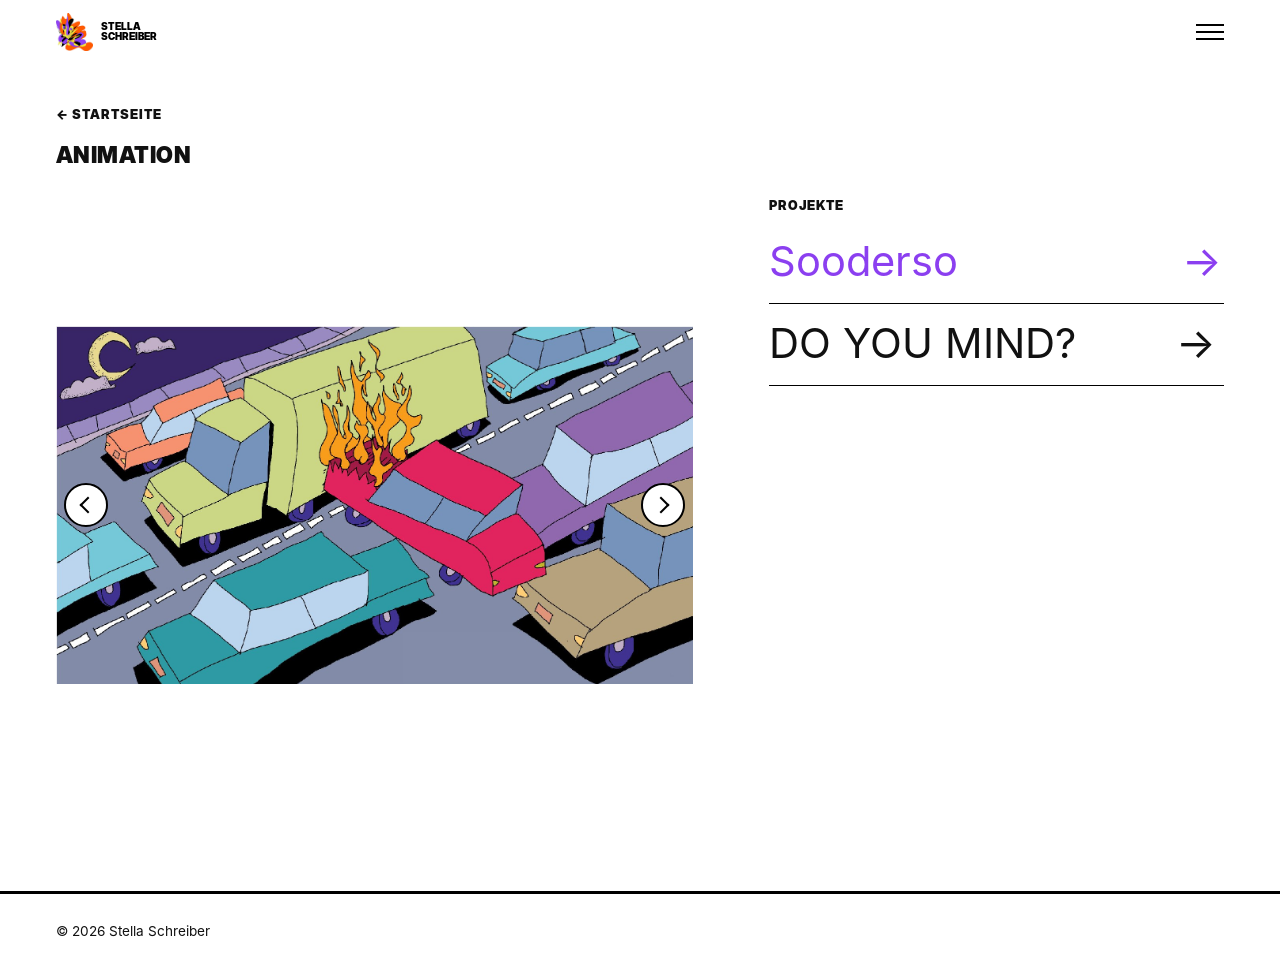
<file: animation.html>
<!DOCTYPE html>
<html lang="de">
<head>
  <meta charset="UTF-8">
  <meta name="viewport" content="width=device-width, initial-scale=1.0">
  <title>Animation – Stella Schreiber</title>
  <meta name="description" content="Animationen von Stella Schreiber.">
  <link rel="icon" href="logo.png">
  <link rel="stylesheet" href="style.css">
</head>
<body>

  <header class="kopf">
    <a class="logo" href="index.html#portfolio" aria-label="Stella Schreiber – Startseite">
      <img src="logo.png" alt="">
      <span>Stella<br>Schreiber</span>
    </a>
    <button class="burger" id="menueAuf" type="button" aria-label="Menü öffnen" aria-expanded="false" aria-controls="menue">
      <i></i><i></i><i></i>
    </button>
  </header>

  <div class="scrim" id="scrim"></div>
  <nav class="menue" id="menue" aria-label="Bereiche">
    <button class="menue-zu" id="menueZu" type="button" aria-label="Menü schließen"></button>
    <ul>
      <li><a href="animation.html" aria-current="page">Animation</a></li>
      <li><a href="illustration.html">Illustration</a></li>
      <li><a href="fotografie.html">Fotografie</a></li>
      <li><a href="grafik-design.html">Grafik Design</a></li>
    </ul>
  </nav>

  <main class="seite">
    <a class="zurueck" href="index.html#portfolio">&larr; Startseite</a>
    <h1 class="seite-titel">Animation</h1>

    <!-- Die Projekte, Bilder und Texte stehen in der Datei projekte.js -->
    <div class="projekte-layout" id="projektUebersicht" data-bereich="animation">

      <div class="vorschau">
        <div class="vorschau-buehne" id="vorschauBuehne">
          <a class="vorschau-link" id="vorschauLink" href="#">
            <img id="vorschauBild" alt="">
          </a>
          <button class="pfeil pfeil-links" id="vorschauZurueck" type="button" aria-label="Voriges Projekt"></button>
          <button class="pfeil pfeil-rechts" id="vorschauWeiter" type="button" aria-label="Nächstes Projekt"></button>
        </div>
      </div>

      <nav class="projekte-liste" aria-label="Projekte">
        <h2>Projekte</h2>
        <ol id="projektListe"></ol>
      </nav>

    </div>
    <noscript><p class="hinweis">Für diese Seite wird JavaScript benötigt.</p></noscript>
  </main>

  <footer class="fuss">
    <p>&copy; 2026 Stella Schreiber</p>
  </footer>

  <script src="projekte.js"></script>
  <script src="script.js"></script>
</body>
</html>
</file>
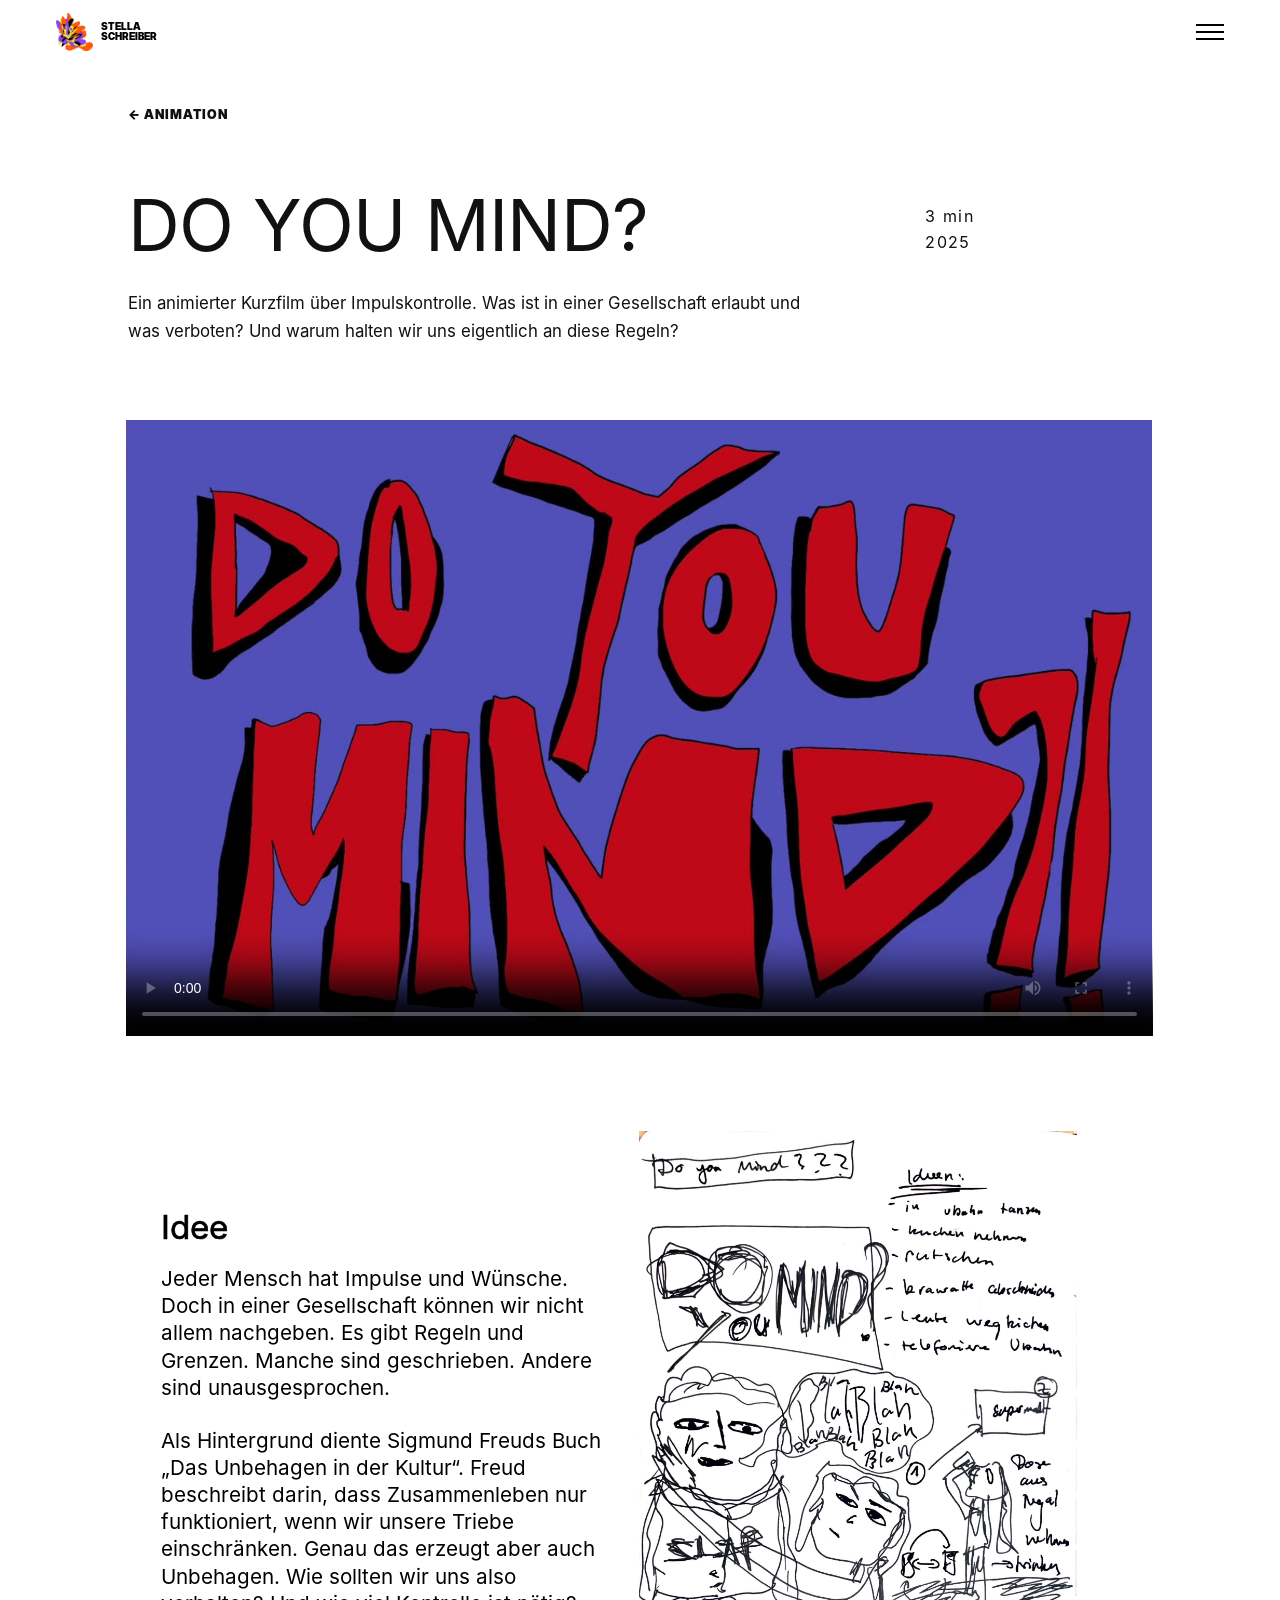
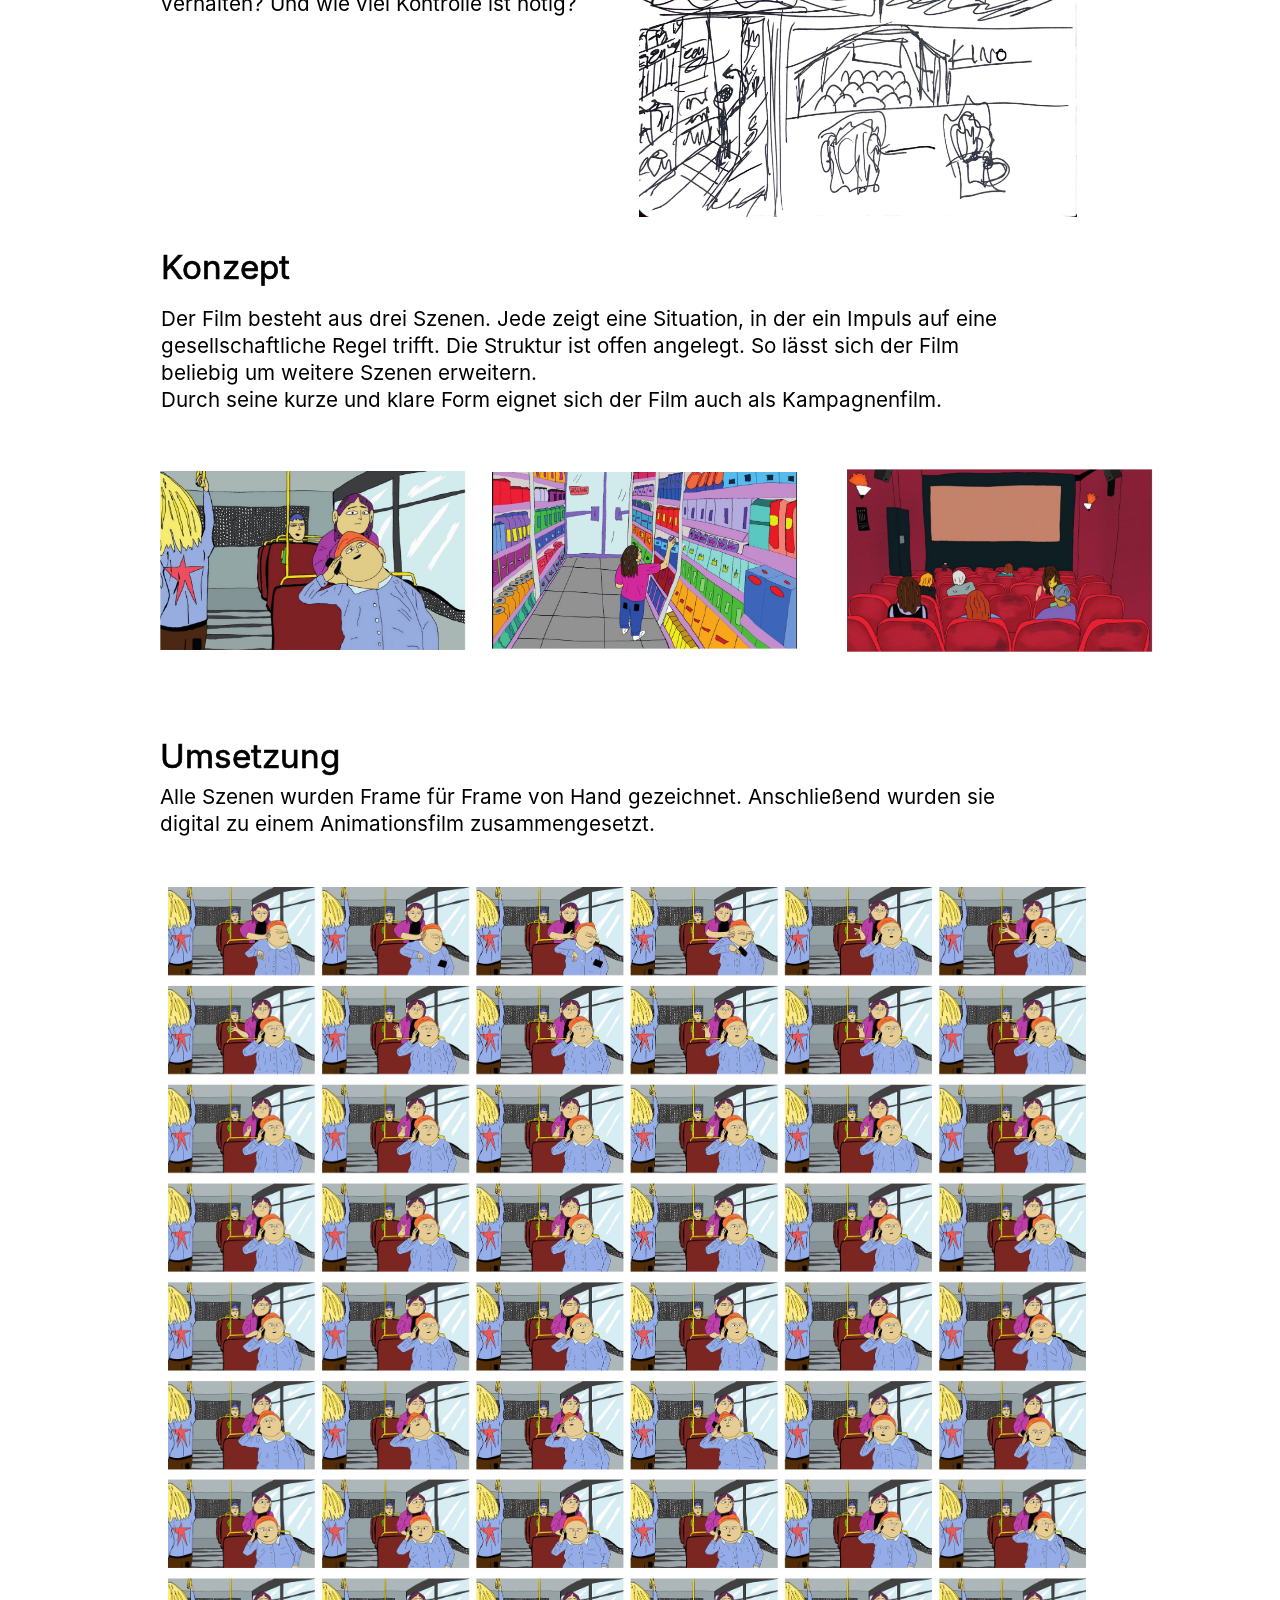
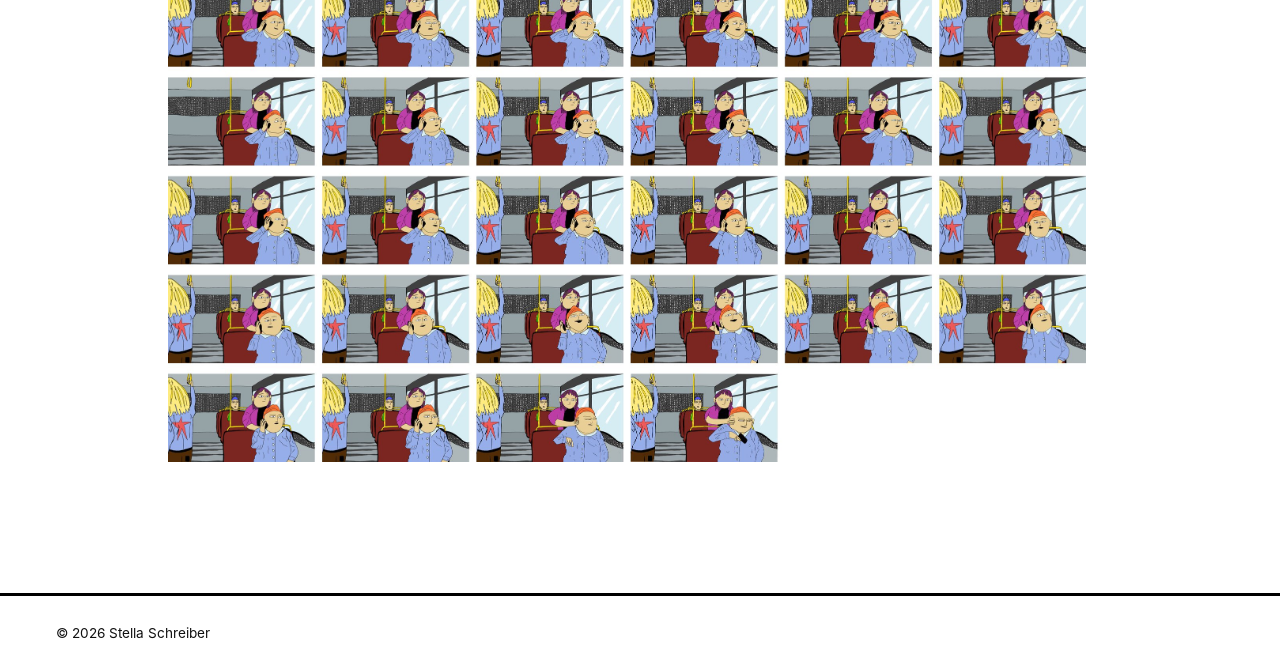
<file: do-you-mind.html>
<!DOCTYPE html>
<html lang="de">
<head>
  <meta charset="UTF-8">
  <meta name="viewport" content="width=device-width, initial-scale=1.0">
  <title>DO YOU MIND? – Stella Schreiber</title>
  <meta name="description" content="DO YOU MIND?: ein animierter Kurzfilm von Stella Schreiber.">
  <link rel="icon" href="logo.png">
  <link rel="stylesheet" href="style.css">
</head>
<body>

  <header class="kopf">
    <a class="logo" href="index.html#portfolio" aria-label="Stella Schreiber – Startseite">
      <img src="logo.png" alt="">
      <span>Stella<br>Schreiber</span>
    </a>
    <button class="burger" id="menueAuf" type="button" aria-label="Menü öffnen" aria-expanded="false" aria-controls="menue">
      <i></i><i></i><i></i>
    </button>
  </header>

  <div class="scrim" id="scrim"></div>
  <nav class="menue" id="menue" aria-label="Bereiche">
    <button class="menue-zu" id="menueZu" type="button" aria-label="Menü schließen"></button>
    <ul>
      <li><a href="animation.html" aria-current="page">Animation</a></li>
      <li><a href="illustration.html">Illustration</a></li>
      <li><a href="fotografie.html">Fotografie</a></li>
      <li><a href="grafik-design.html">Grafik Design</a></li>
    </ul>
  </nav>

  <main class="seite" id="projektDetail" data-bereich="animation" data-projekt="do-you-mind">
    <style>
      /* Projektbeginn (nur diese Seite): links Titel + Beschreibung, rechts Projektinfo, darunter das Hauptvideo */
      main[data-projekt="do-you-mind"] .projekt-spalte { max-width: 1120px; padding: 0 4.25% 0 4.09%; }
      main[data-projekt="do-you-mind"] #projektSlider, main[data-projekt="do-you-mind"] .bild-zaehler { display: none; }
      main[data-projekt="do-you-mind"] .projekt-info { margin-top: clamp(1.6rem, 3.5vw, 3rem); display: grid; grid-template-columns: minmax(0, 1fr) minmax(8rem, 22%); column-gap: clamp(1.5rem, 6vw, 5rem); align-items: start; }
      main[data-projekt="do-you-mind"] .projekt-name { grid-column: 1; grid-row: 1; font-size: clamp(2.4rem, 5.6vw, 4.8rem); line-height: 1.02; }
      main[data-projekt="do-you-mind"] .projekt-text { grid-column: 1; grid-row: 2; margin-top: clamp(1rem, 2.2vw, 1.8rem); }
      main[data-projekt="do-you-mind"] .projekt-meta { grid-column: 2; grid-row: 1 / span 2; margin: 0; padding-top: clamp(.5rem, 1.2vw, 1rem); font-size: 1rem; line-height: 1.6; letter-spacing: .08em; }
      main[data-projekt="do-you-mind"] .sd-seite { margin-top: clamp(2.2rem, 4.5vw, 4rem); }
      main[data-projekt="do-you-mind"] .sx-hero, main[data-projekt="do-you-mind"] .dm-hero { margin-top: 0; }
      @media (max-width: 700px) {
        main[data-projekt="do-you-mind"] .projekt-info { grid-template-columns: 1fr; }
        main[data-projekt="do-you-mind"] .projekt-name, main[data-projekt="do-you-mind"] .projekt-text, main[data-projekt="do-you-mind"] .projekt-meta { grid-column: 1; grid-row: auto; }
        main[data-projekt="do-you-mind"] .projekt-meta { margin-top: .8rem; padding-top: 0; }
        main[data-projekt="do-you-mind"] .projekt-text { margin-top: 1rem; }
      }
    </style>
    <script>
      /* Dauer und Jahr (stehen in projekte.js als "5 min | 2026") untereinander anzeigen */
      window.addEventListener('load', function () {
        var m = document.getElementById('projektMeta');
        if (!m || m.textContent.indexOf('|') < 0) return;
        var teile = m.textContent.split('|').map(function (t) { return t.trim(); });
        m.textContent = '';
        teile.forEach(function (t, i) { if (i) m.appendChild(document.createElement('br')); m.appendChild(document.createTextNode(t)); });
      });
    </script>

    <div class="projekt-spalte">
      <a class="zurueck" id="zurueck" href="index.html#portfolio">&larr; Zurück</a>

      <div class="slider" id="projektSlider">
        <div class="spur" id="projektSpur" tabindex="0" aria-label="Bilder des Projekts"></div>
        <button class="pfeil pfeil-links" id="bildVor" type="button" aria-label="Voriges Bild"></button>
        <button class="pfeil pfeil-rechts" id="bildWeiter" type="button" aria-label="Nächstes Bild"></button>
      </div>

      <div class="projekt-info">
        <p class="bild-zaehler" id="bildZaehler" aria-live="polite"></p>
        <h1 class="projekt-name" id="projektTitel"></h1>
        <p class="projekt-meta" id="projektMeta" hidden></p>
        <div class="projekt-text" id="projektText"></div>
      </div>
    </div>

    <!-- =====================================================================
         PROZESS (weiter unten auf der Seite) – so pflegst du ihn
         Das Layout entspricht deinem Entwurf (entwurf_doyoumind.pdf).
         Titel, Kurzbeschreibung, Jahr und das Bild ganz oben stehen in
         projekte.js (Projekt "DO YOU MIND?").
         TEXTE: einfach hier im Text ändern.
         BILDER/VIDEO (Ordner bilder/do-you-mind/, gleicher Name = ersetzen):
           video-hero.mp4 (+ video-hero-poster.jpg als Startbild)
           skizze.jpg (Idee) | konzept-01.jpg, konzept-02.jpg, konzept-03.jpg
           bildabfolge.jpg (alle Animationsframes in einem Bild)
         ===================================================================== -->
    <div class="sd-seite">
      <div class="sd-stage">
      <div class="dm-hero" style="--gap:0;--vg:0.88;--x:4.09;--w:91.66">
        <video controls playsinline preload="metadata" src="bilder/do-you-mind/video-hero.mp4" poster="bilder/do-you-mind/video-hero-poster.jpg" aria-label="DO YOU MIND?: der Film"></video>
      </div>
      <div class="dm-row dm-pair" style="--gap:8.53;--rh:61.17;--x1:7.19;--w1:39.79;--w2:39.11;--cg:2.93">
        <div class="sd-text dm-text" style="--ty:6.84;--hm:1.54"><h2 class="sd-h2">Idee</h2><p>Jeder Mensch hat Impulse und Wünsche. Doch in einer Gesellschaft können wir nicht allem nachgeben. Es gibt Regeln und Grenzen. Manche sind geschrieben. Andere sind unausgesprochen.</p><p>Als Hintergrund diente Sigmund Freuds Buch „Das Unbehagen in der Kultur“. Freud beschreibt darin, dass Zusammenleben nur funktioniert, wenn wir unsere Triebe einschränken. Genau das erzeugt aber auch Unbehagen. Wie sollten wir uns also verhalten? Und wie viel Kontrolle ist nötig?</p></div>
        <img class="dm-bild" src="bilder/do-you-mind/skizze.jpg" alt="Handgezeichnete Skizze: Ideen und Szenen zu DO YOU MIND?">
      </div>
      <div class="dm-row dm-block" style="--gap:2.8;--rh:19.75">
        <div class="sd-text dm-text" style="--x:7.19;--w:76.02;--hm:1.54"><h2 class="sd-h2">Konzept</h2><p>Der Film besteht aus drei Szenen. Jede zeigt eine Situation, in der ein Impuls auf eine gesellschaftliche Regel trifft. Die Struktur ist offen angelegt. So lässt sich der Film beliebig um weitere Szenen erweitern.<br>Durch seine kurze und klare Form eignet sich der Film auch als Kampagnenfilm.</p></div>
      </div>
      <div class="dm-row dm-szenen" style="--gap:0;--rh:16.3">
        <img class="dm-bild" src="bilder/do-you-mind/konzept-01.jpg" alt="Szene im Bus: Eine Frau hält einem Mann das Ohr zu, er telefoniert" style="--ml:7.16;--dy:0.18;--w:27.31;--ar:229.9 / 134.1">
        <img class="dm-bild" src="bilder/do-you-mind/konzept-02.jpg" alt="Szene im Supermarkt" style="--ml:2.35;--dy:0.26;--w:27.31;--ar:229.9 / 132.7">
        <img class="dm-bild" src="bilder/do-you-mind/konzept-03.jpg" alt="Szene im Kino" style="--ml:4.34;--dy:0;--w:27.31;--ar:229.9 / 137.2">
      </div>
      <div class="dm-row dm-block" style="--gap:7.66;--rh:13.33">
        <div class="sd-text dm-text" style="--x:7.16;--w:76.02;--hm:0.48"><h2 class="sd-h2">Umsetzung</h2><p>Alle Szenen wurden Frame für Frame von Hand gezeichnet. Anschließend wurden sie digital zu einem Animationsfilm zusammengesetzt.</p></div>
      </div>
      <div class="dm-abfolge" style="--x:7.84;--w:81.95;--pb:4.51">
        <img src="bilder/do-you-mind/bildabfolge.jpg" alt="Bildabfolge: die einzelnen Animationsframes der Busszene in sechs Spalten (70 Frames)" width="2321" height="2972">
      </div>
      </div>
    </div>
    <noscript><p class="hinweis">Für diese Seite wird JavaScript benötigt.</p></noscript>
  </main>

  <footer class="fuss">
    <p>&copy; 2026 Stella Schreiber</p>
  </footer>

  <script src="projekte.js"></script>
  <script src="script.js"></script>
</body>
</html>
</file>
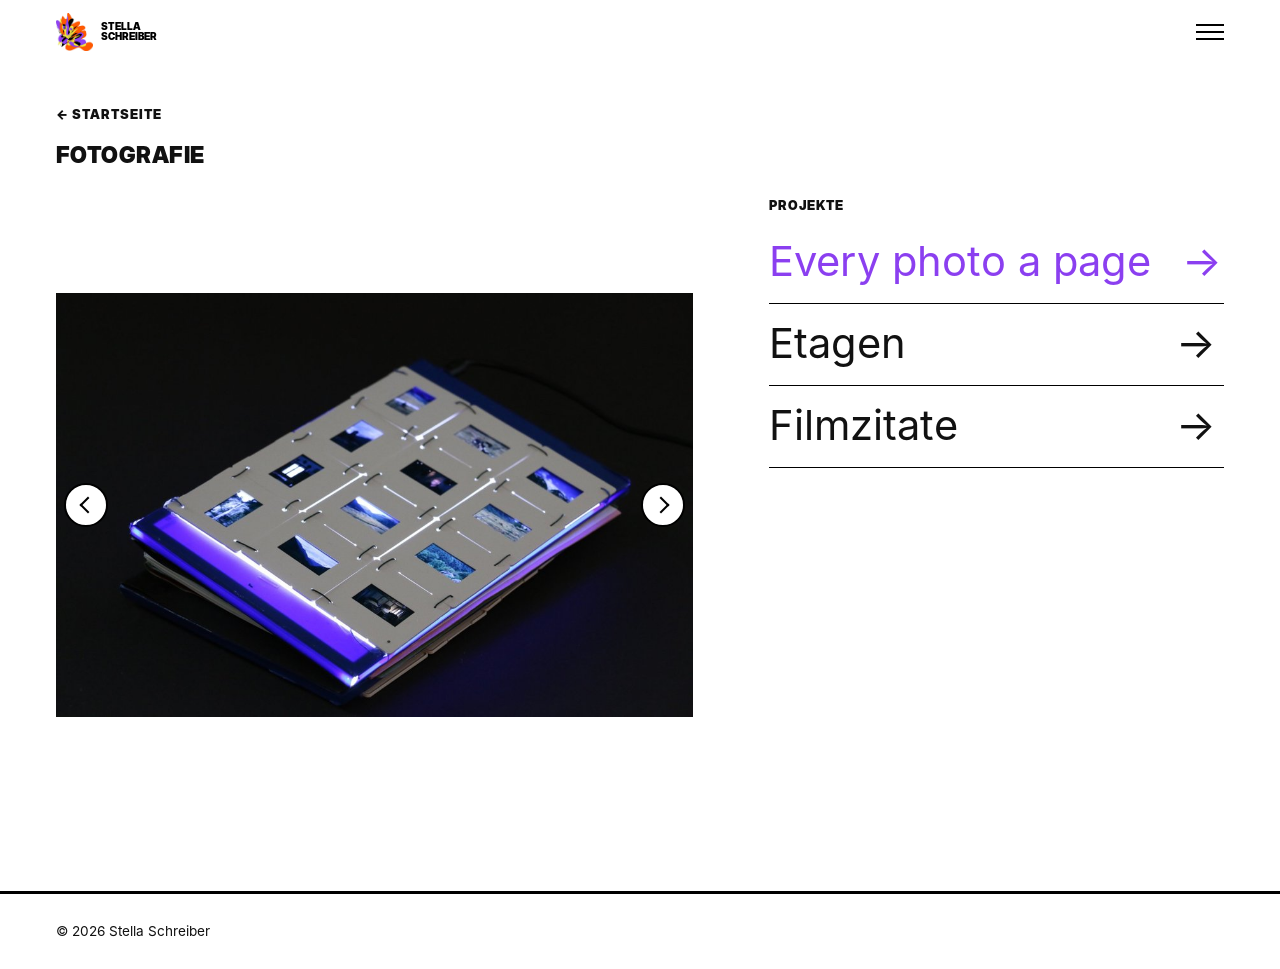
<file: fotografie.html>
<!DOCTYPE html>
<html lang="de">
<head>
  <meta charset="UTF-8">
  <meta name="viewport" content="width=device-width, initial-scale=1.0">
  <title>Fotografie – Stella Schreiber</title>
  <meta name="description" content="Fotografie von Stella Schreiber: Projekte und Serien.">
  <link rel="icon" href="logo.png">
  <link rel="stylesheet" href="style.css">
</head>
<body>

  <header class="kopf">
    <a class="logo" href="index.html#portfolio" aria-label="Stella Schreiber – Startseite">
      <img src="logo.png" alt="">
      <span>Stella<br>Schreiber</span>
    </a>
    <button class="burger" id="menueAuf" type="button" aria-label="Menü öffnen" aria-expanded="false" aria-controls="menue">
      <i></i><i></i><i></i>
    </button>
  </header>

  <div class="scrim" id="scrim"></div>
  <nav class="menue" id="menue" aria-label="Bereiche">
    <button class="menue-zu" id="menueZu" type="button" aria-label="Menü schließen"></button>
    <ul>
      <li><a href="animation.html">Animation</a></li>
      <li><a href="illustration.html">Illustration</a></li>
      <li><a href="fotografie.html" aria-current="page">Fotografie</a></li>
      <li><a href="grafik-design.html">Grafik Design</a></li>
    </ul>
  </nav>

  <main class="seite">
    <a class="zurueck" href="index.html#portfolio">&larr; Startseite</a>
    <h1 class="seite-titel">Fotografie</h1>

    <!-- Die Projekte, Bilder und Texte stehen in der Datei projekte.js -->
    <div class="projekte-layout" id="projektUebersicht" data-bereich="fotografie">

      <div class="vorschau">
        <div class="vorschau-buehne" id="vorschauBuehne">
          <a class="vorschau-link" id="vorschauLink" href="#">
            <img id="vorschauBild" alt="">
          </a>
          <button class="pfeil pfeil-links" id="vorschauZurueck" type="button" aria-label="Voriges Projekt"></button>
          <button class="pfeil pfeil-rechts" id="vorschauWeiter" type="button" aria-label="Nächstes Projekt"></button>
        </div>
      </div>

      <nav class="projekte-liste" aria-label="Projekte">
        <h2>Projekte</h2>
        <ol id="projektListe"></ol>
      </nav>

    </div>
    <noscript><p class="hinweis">Für diese Seite wird JavaScript benötigt.</p></noscript>
  </main>

  <footer class="fuss">
    <p>&copy; 2026 Stella Schreiber</p>
  </footer>

  <script src="projekte.js"></script>
  <script src="script.js"></script>
</body>
</html>
</file>
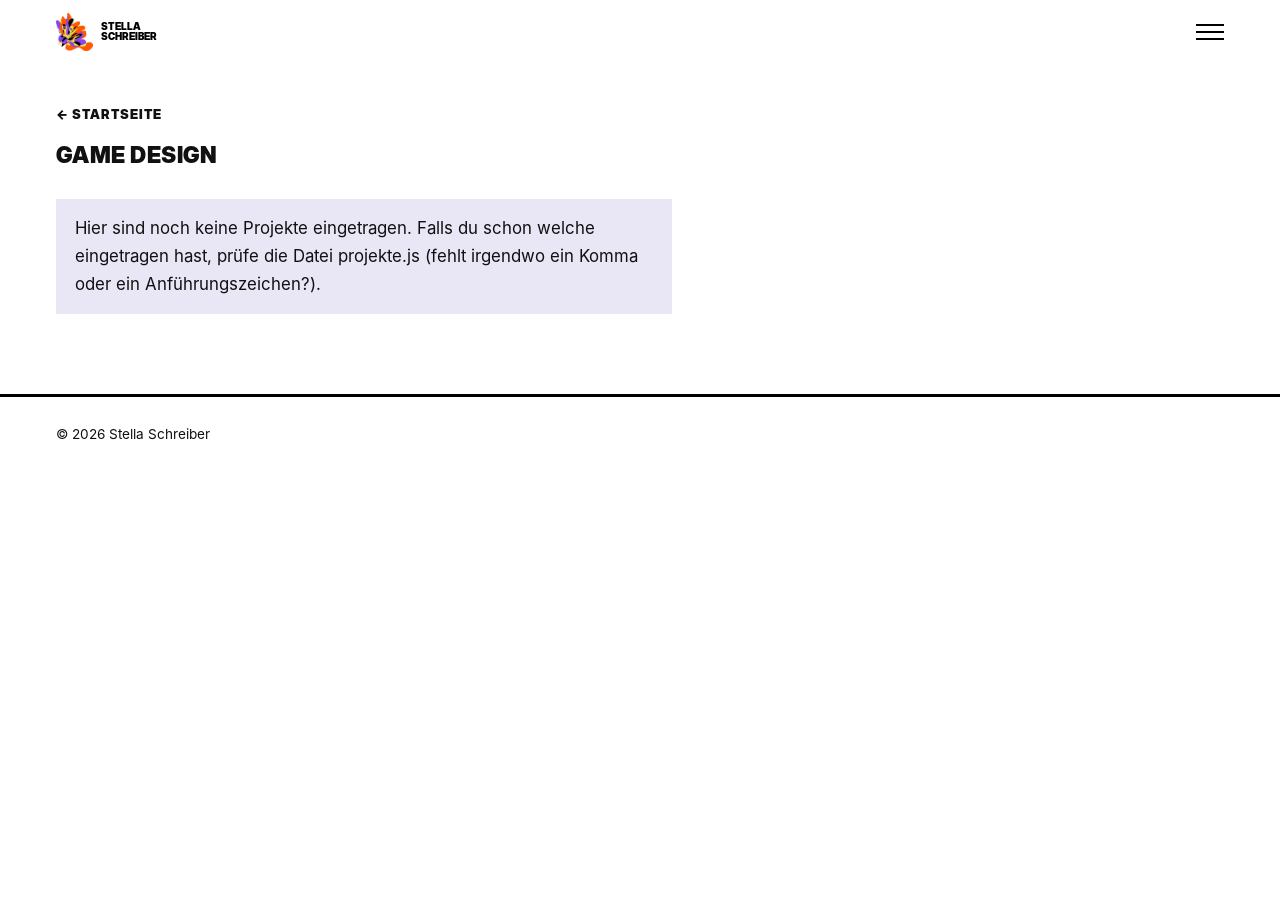
<file: game-design.html>
<!DOCTYPE html>
<html lang="de">
<head>
  <meta charset="UTF-8">
  <meta name="viewport" content="width=device-width, initial-scale=1.0">
  <title>Game Design – Stella Schreiber</title>
  <meta name="description" content="Game Design von Stella Schreiber.">
  <link rel="icon" href="logo.png">
  <link rel="stylesheet" href="style.css">
</head>
<body>

  <header class="kopf">
    <a class="logo" href="index.html#portfolio" aria-label="Stella Schreiber – Startseite">
      <img src="logo.png" alt="">
      <span>Stella<br>Schreiber</span>
    </a>
    <button class="burger" id="menueAuf" type="button" aria-label="Menü öffnen" aria-expanded="false" aria-controls="menue">
      <i></i><i></i><i></i>
    </button>
  </header>

  <div class="scrim" id="scrim"></div>
  <nav class="menue" id="menue" aria-label="Bereiche">
    <button class="menue-zu" id="menueZu" type="button" aria-label="Menü schließen"></button>
    <ul>
      <li><a href="animation.html">Animation</a></li>
      <li><a href="illustration.html">Illustration</a></li>
      <li><a href="fotografie.html">Fotografie</a></li>
      <li><a href="game-design.html" aria-current="page">Game Design</a></li>
    </ul>
  </nav>

  <main class="seite">
    <a class="zurueck" href="index.html#portfolio">&larr; Startseite</a>
    <h1 class="seite-titel">Game Design</h1>

    <!-- Die Projekte, Bilder und Texte stehen in der Datei projekte.js -->
    <div class="projekte-layout" id="projektUebersicht" data-bereich="game-design">

      <div class="vorschau">
        <div class="vorschau-buehne" id="vorschauBuehne">
          <a class="vorschau-link" id="vorschauLink" href="#">
            <img id="vorschauBild" alt="">
          </a>
          <button class="pfeil pfeil-links" id="vorschauZurueck" type="button" aria-label="Voriges Projekt"></button>
          <button class="pfeil pfeil-rechts" id="vorschauWeiter" type="button" aria-label="Nächstes Projekt"></button>
        </div>
      </div>

      <nav class="projekte-liste" aria-label="Projekte">
        <h2>Projekte</h2>
        <ol id="projektListe"></ol>
      </nav>

    </div>
    <noscript><p class="hinweis">Für diese Seite wird JavaScript benötigt.</p></noscript>
  </main>

  <footer class="fuss">
    <p>&copy; 2026 Stella Schreiber</p>
  </footer>

  <script src="projekte.js"></script>
  <script src="script.js"></script>
</body>
</html>
</file>
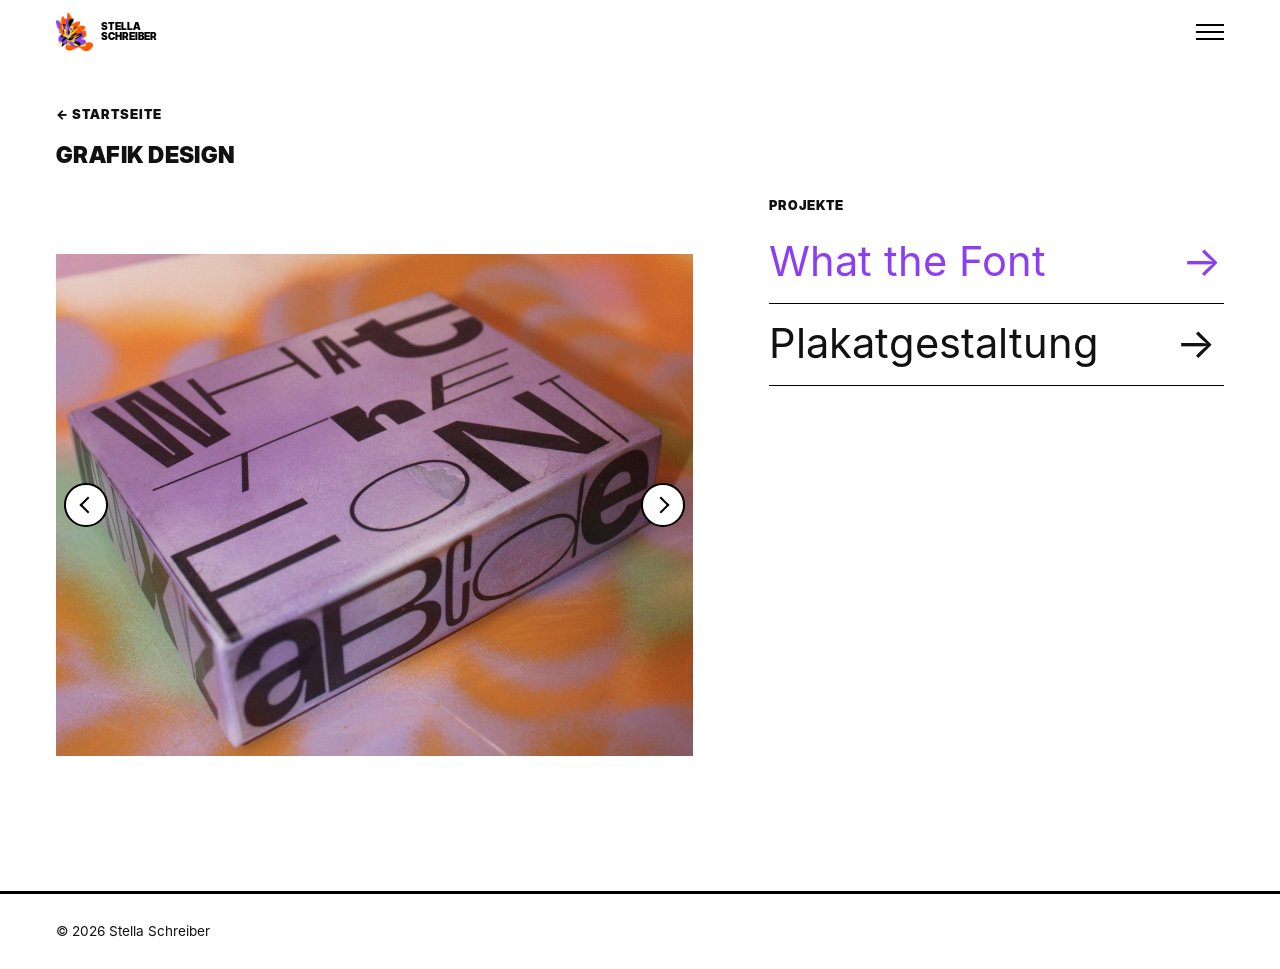
<file: grafik-design.html>
<!DOCTYPE html>
<html lang="de">
<head>
  <meta charset="UTF-8">
  <meta name="viewport" content="width=device-width, initial-scale=1.0">
  <title>Grafik Design – Stella Schreiber</title>
  <meta name="description" content="Grafik Design von Stella Schreiber.">
  <link rel="icon" href="logo.png">
  <link rel="stylesheet" href="style.css">
</head>
<body>

  <header class="kopf">
    <a class="logo" href="index.html#portfolio" aria-label="Stella Schreiber – Startseite">
      <img src="logo.png" alt="">
      <span>Stella<br>Schreiber</span>
    </a>
    <button class="burger" id="menueAuf" type="button" aria-label="Menü öffnen" aria-expanded="false" aria-controls="menue">
      <i></i><i></i><i></i>
    </button>
  </header>

  <div class="scrim" id="scrim"></div>
  <nav class="menue" id="menue" aria-label="Bereiche">
    <button class="menue-zu" id="menueZu" type="button" aria-label="Menü schließen"></button>
    <ul>
      <li><a href="animation.html">Animation</a></li>
      <li><a href="illustration.html">Illustration</a></li>
      <li><a href="fotografie.html">Fotografie</a></li>
      <li><a href="grafik-design.html" aria-current="page">Grafik Design</a></li>
    </ul>
  </nav>

  <main class="seite">
    <a class="zurueck" href="index.html#portfolio">&larr; Startseite</a>
    <h1 class="seite-titel">Grafik Design</h1>

    <!-- Die Projekte, Bilder und Texte stehen in der Datei projekte.js -->
    <div class="projekte-layout" id="projektUebersicht" data-bereich="grafik-design">

      <div class="vorschau">
        <div class="vorschau-buehne" id="vorschauBuehne">
          <a class="vorschau-link" id="vorschauLink" href="#">
            <img id="vorschauBild" alt="">
          </a>
          <button class="pfeil pfeil-links" id="vorschauZurueck" type="button" aria-label="Voriges Projekt"></button>
          <button class="pfeil pfeil-rechts" id="vorschauWeiter" type="button" aria-label="Nächstes Projekt"></button>
        </div>
      </div>

      <nav class="projekte-liste" aria-label="Projekte">
        <h2>Projekte</h2>
        <ol id="projektListe"></ol>
      </nav>

    </div>
    <noscript><p class="hinweis">Für diese Seite wird JavaScript benötigt.</p></noscript>
  </main>

  <footer class="fuss">
    <p>&copy; 2026 Stella Schreiber</p>
  </footer>

  <script src="projekte.js"></script>
  <script src="script.js"></script>
</body>
</html>
</file>
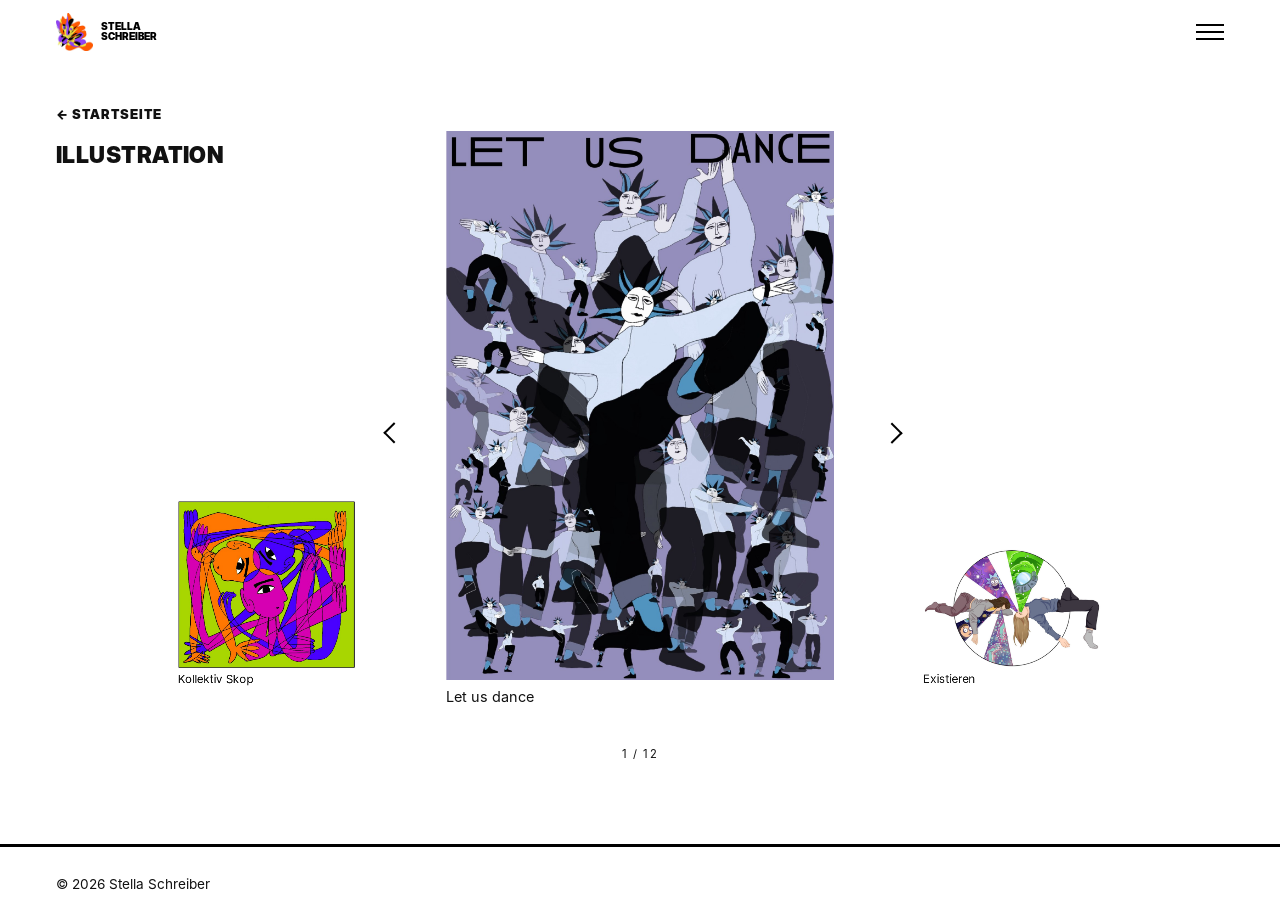
<file: illustration 2.html>
<!DOCTYPE html>
<html lang="de">
<head>
  <meta charset="UTF-8">
  <meta name="viewport" content="width=device-width, initial-scale=1.0">
  <title>Illustration – Stella Schreiber</title>
  <meta name="description" content="Illustrationen von Stella Schreiber.">
  <link rel="icon" href="logo.png">
  <link rel="stylesheet" href="style.css">
</head>
<body>

  <header class="kopf">
    <a class="logo" href="index.html#portfolio" aria-label="Stella Schreiber – Startseite">
      <img src="logo.png" alt="">
      <span>Stella<br>Schreiber</span>
    </a>
    <button class="burger" id="menueAuf" type="button" aria-label="Menü öffnen" aria-expanded="false" aria-controls="menue">
      <i></i><i></i><i></i>
    </button>
  </header>

  <div class="scrim" id="scrim"></div>
  <nav class="menue" id="menue" aria-label="Bereiche">
    <button class="menue-zu" id="menueZu" type="button" aria-label="Menü schließen"></button>
    <ul>
      <li><a href="animation.html">Animation</a></li>
      <li><a href="illustration.html" aria-current="page">Illustration</a></li>
      <li><a href="fotografie.html">Fotografie</a></li>
      <li><a href="grafik-design.html">Grafik Design</a></li>
    </ul>
  </nav>

  <main class="seite i3-seite">
    <style>
      /* ===== Illustration: Endlos-Karussell nach Entwurf (Überschrift links, großes Mittelbild, kleine Seitenbilder an der Unterkante) ===== */
      .i3-seite { max-width: 1400px; }
      .i3-seite .seite-titel { position: relative; z-index: 3; }
      .i3 { position: relative; margin-top: clamp(.4rem, 1.5vh, 1rem); }
      .i3-fenster { overflow: hidden; position: relative; }
      .i3-spur { position: relative; list-style: none; margin: 0; padding: 0; }
      .i3-item { position: absolute; left: 50%; top: 0; margin: 0; cursor: pointer; transform-origin: 50% 50%;
                 transition: transform .5s cubic-bezier(.4, 0, .2, 1), opacity .5s ease; will-change: transform; }
      .i3-item.i3-mitte { cursor: default; }
      .i3-bild { position: absolute; inset: 0; display: flex; align-items: center; justify-content: center; }
      .i3-bild img { display: block; width: auto; height: auto; }
      .i3-titel { position: absolute; margin: 0; text-align: left; font-family: var(--fliesstext); font-size: .9rem; line-height: 1.25;
                  transform-origin: 0 0; transition: transform .5s cubic-bezier(.4, 0, .2, 1); }
      .i3-pfeil { position: absolute; z-index: 4; width: 2rem; height: 2rem; margin: -1rem 0 0 -1rem; background: none; border: 0; padding: 0; cursor: pointer; color: #000; }
      .i3-pfeil::before { content: ""; position: absolute; left: 50%; top: 50%; width: .8rem; height: .8rem; border-top: 2px solid currentColor; border-right: 2px solid currentColor; }
      .i3-links::before { transform: translate(-30%, -50%) rotate(-135deg); }
      .i3-rechts::before { transform: translate(-70%, -50%) rotate(45deg); }
      .i3-pfeil:hover, .i3-pfeil:focus-visible { color: var(--violett, #8b3ff0); outline: none; }
      .i3-zaehler { margin-top: .6rem; font-size: .7rem; letter-spacing: .14em; text-align: center; }
      @media (prefers-reduced-motion: reduce) { .i3-item, .i3-titel { transition: none; } }
    </style>
    <a class="zurueck" href="index.html#portfolio">&larr; Startseite</a>
    <h1 class="seite-titel" id="i3Titel">Illustration</h1>

    <!-- Die Illustrationen stehen in der Datei projekte.js -->
    <div class="i3" id="i3" data-bereich="illustration">
      <div class="i3-fenster" id="i3Fenster"><ul class="i3-spur" id="i3Spur"></ul></div>
      <button class="i3-pfeil i3-links" id="i3Zurueck" type="button" aria-label="Vorige Illustration"></button>
      <button class="i3-pfeil i3-rechts" id="i3Weiter" type="button" aria-label="Nächste Illustration"></button>
    </div>
    <p class="i3-zaehler" id="i3Zaehler" aria-live="polite"></p>
    <noscript><p class="hinweis">Für diese Seite wird JavaScript benötigt.</p></noscript>
    <script>
      document.addEventListener('DOMContentLoaded', function () {
        var d = window.PORTFOLIO && window.PORTFOLIO.illustration;
        var spur = document.getElementById('i3Spur'), box = document.getElementById('i3'), fenster = document.getElementById('i3Fenster');
        var titel = document.getElementById('i3Titel'), pl = document.getElementById('i3Zurueck'), pr = document.getElementById('i3Weiter');
        if (!d || !d.bilder || !d.bilder.length) { spur.innerHTML = '<li class="hinweis">Hier sind noch keine Illustrationen eingetragen.</li>'; return; }
        var n = d.bilder.length, idx = 0, items = [], imgs = [], caps = [], offs = [];

        d.bilder.forEach(function (b, k) {
          var e = typeof b === 'string' ? { datei: b } : b;
          var li = document.createElement('li'); li.className = 'i3-item';
          var f = document.createElement('div'); f.className = 'i3-bild';
          var im = document.createElement('img'); im.src = (d.ordner || '') + e.datei; im.alt = e.alt || e.titel || ''; im.draggable = false;
          im.addEventListener('load', function () { place(); });
          f.appendChild(im); li.appendChild(f);
          var t = document.createElement('p'); t.className = 'i3-titel'; t.textContent = e.titel || ''; li.appendChild(t);
          li.addEventListener('click', function () { var o = offs[k]; if (o) geh(o); });
          spur.appendChild(li); items.push(li); imgs.push(im); caps.push(t); offs.push(null);
        });

        // Abstand zur Mitte im Kreis: -n/2 … +n/2 (so ist jedes Bild einmal in der Mitte, auch das erste und das letzte)
        function offset(i) { var h = Math.floor(n / 2); return ((i - idx + n + h) % n + n) % n - h; }

        function place() {
          var S = fenster.clientWidth;                       // Breite der Bühne (Entwurf: 1100 px)
          if (!S) return;
          var klein = S < 700;
          // Maße aus dem Entwurf, als Anteil der Bühnenbreite: Hauptbild 518/1101 hoch, Seitenbilder 198/518 davon, Seitenbilder 0,319 links/rechts der Mitte
          var wb = (klein ? 0.5 : 0.40) * S;                  // Breite der Bildfläche des Hauptbilds
          var H = klein ? Math.max(240, Math.min(window.innerHeight - 300, wb / 0.72)) : Math.min(0.47 * S, Math.max(300, window.innerHeight - 250));
          var sc = klein ? 0.36 : 198 / 518;                  // Seitenbilder = 38 % der Hauptbildgröße (Hauptbild ≈ 2,6 × so hoch)
          var sx = (klein ? 0.38 : 0.319) * S;                // Mitte der Seitenbilder
          var B = H * 0.98;                                   // Unterkante der Seitenbilder
          var CAPH = klein ? 92 : 56;
          spur.style.height = (H + CAPH) + 'px';
          imgs.forEach(function (im) { im.style.maxWidth = wb + 'px'; im.style.maxHeight = H + 'px'; });

          // Überschrift steht links neben dem Karussell (Entwurf): Bühne beginnt auf Höhe der Überschrift
          box.style.marginTop = '';
          if (!klein) { var dy = box.getBoundingClientRect().top - titel.getBoundingClientRect().top; box.style.marginTop = (-dy) + 'px'; }
          box.style.paddingBottom = klein ? '2.8rem' : '';
          pl.style.left = (klein ? S / 2 - 3 * 16 : 0.287 * S) + 'px'; pr.style.left = (klein ? S / 2 + 3 * 16 : 0.718 * S) + 'px';
          pl.style.top = pr.style.top = klein ? 'auto' : (0.55 * H) + 'px';
          pl.style.bottom = pr.style.bottom = klein ? '1rem' : 'auto';
          if (klein) { pl.style.marginTop = pr.style.marginTop = '0'; } else { pl.style.marginTop = pr.style.marginTop = ''; }

          items.forEach(function (li, i) {
            var o = offset(i), prev = offs[i];
            var a = Math.abs(o), x = 0, y = 0, k = 1;
            var im = imgs[i], ih = im.offsetHeight, iw = im.offsetWidth;
            if (a >= 1) {
              k = sc; x = (o < 0 ? -1 : 1) * (a === 1 ? sx : sx + 0.5 * S);
              y = B - (H / 2 + k * ih / 2);                   // Unterkante des Bildes auf die gemeinsame Linie
            }
            var weit = prev !== null && Math.abs(o - prev) > 2;       // Bild läuft unsichtbar von einem Ende zum anderen
            if (weit) { li.style.transition = 'none'; caps[i].style.transition = 'none'; }
            li.style.width = wb + 'px'; li.style.height = H + 'px'; li.style.marginLeft = (-wb / 2) + 'px';
            li.style.transform = 'translate(' + x + 'px,' + y + 'px) scale(' + k + ')';
            li.style.opacity = a <= 1 ? 1 : 0;
            li.style.zIndex = 10 - a;
            li.style.pointerEvents = a <= 1 ? 'auto' : 'none';
            li.classList.toggle('i3-mitte', o === 0);
            li.setAttribute('aria-hidden', a <= 1 ? 'false' : 'true');
            // Titel: direkt unter dem Bild, linksbündig; bei Seitenbildern lesbar gehalten
            var net = a >= 1 ? 0.8 : 1;
            caps[i].style.transform = 'scale(' + (net / k) + ')';
            caps[i].style.left = ((wb - iw) / 2) + 'px';
            caps[i].style.top = (H / 2 + ih / 2 + 8) + 'px';
            caps[i].style.width = (Math.max(a >= 1 ? 0.16 * S : iw, 60) * (a >= 1 ? 1 / net : 1) ) / (a >= 1 ? 1 : 1) + 'px';
            if (weit) { void li.offsetWidth; li.style.transition = ''; caps[i].style.transition = ''; }
            offs[i] = o;
          });
          document.getElementById('i3Zaehler').textContent = (idx + 1) + ' / ' + n;
        }

        function geh(r) { idx = ((idx + r) % n + n) % n; place(); }
        pl.addEventListener('click', function () { geh(-1); });
        pr.addEventListener('click', function () { geh(1); });
        document.addEventListener('keydown', function (e) { if (e.altKey || e.ctrlKey || e.metaKey) return; if (e.key === 'ArrowLeft') geh(-1); if (e.key === 'ArrowRight') geh(1); });
        var x0 = null;
        box.addEventListener('touchstart', function (e) { x0 = e.touches[0].clientX; }, { passive: true });
        box.addEventListener('touchend', function (e) { if (x0 === null) return; var dx = e.changedTouches[0].clientX - x0; if (Math.abs(dx) > 40) geh(dx < 0 ? 1 : -1); x0 = null; }, { passive: true });
        window.addEventListener('resize', place); window.addEventListener('load', place);
        place();
      });
    </script>
  </main>

  <footer class="fuss">
    <p>&copy; 2026 Stella Schreiber</p>
  </footer>

  <script src="projekte.js"></script>
  <script src="script.js"></script>
</body>
</html>
</file>
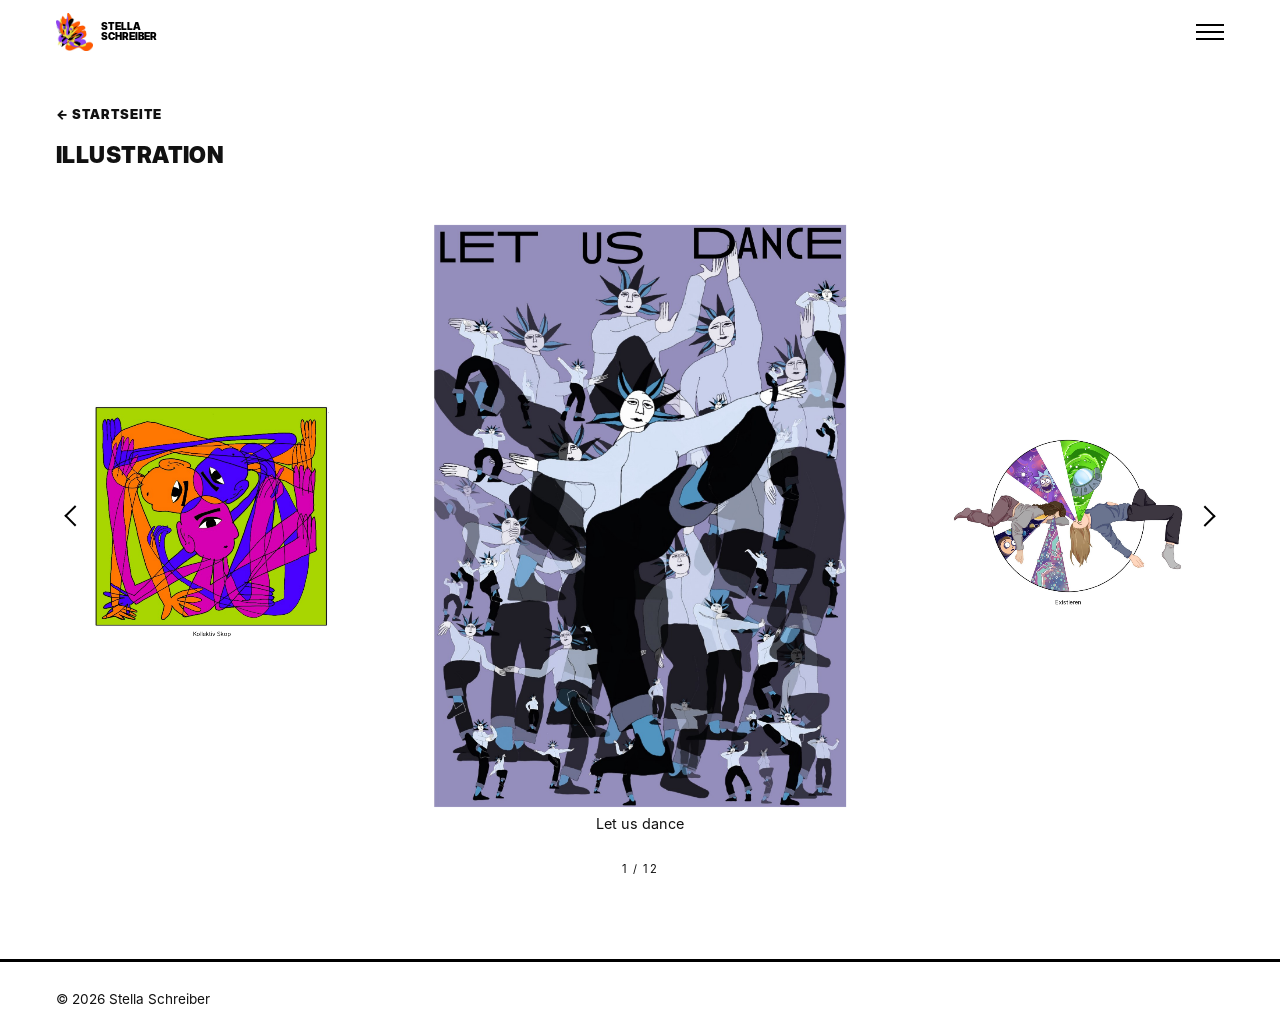
<file: illustration 3.html>
<!DOCTYPE html>
<html lang="de">
<head>
  <meta charset="UTF-8">
  <meta name="viewport" content="width=device-width, initial-scale=1.0">
  <title>Illustration – Stella Schreiber</title>
  <meta name="description" content="Illustrationen von Stella Schreiber.">
  <link rel="icon" href="logo.png">
  <link rel="stylesheet" href="style.css">
</head>
<body>

  <header class="kopf">
    <a class="logo" href="index.html#portfolio" aria-label="Stella Schreiber – Startseite">
      <img src="logo.png" alt="">
      <span>Stella<br>Schreiber</span>
    </a>
    <button class="burger" id="menueAuf" type="button" aria-label="Menü öffnen" aria-expanded="false" aria-controls="menue">
      <i></i><i></i><i></i>
    </button>
  </header>

  <div class="scrim" id="scrim"></div>
  <nav class="menue" id="menue" aria-label="Bereiche">
    <button class="menue-zu" id="menueZu" type="button" aria-label="Menü schließen"></button>
    <ul>
      <li><a href="animation.html">Animation</a></li>
      <li><a href="illustration.html" aria-current="page">Illustration</a></li>
      <li><a href="fotografie.html">Fotografie</a></li>
      <li><a href="grafik-design.html">Grafik Design</a></li>
    </ul>
  </nav>

  <main class="seite i3-seite">
    <style>
      /* ===== Illustration: Endlos-Karussell, großes Mittelbild, kleinere Seitenbilder, Titel unter den Bildern ===== */
      .i3-seite { max-width: 1400px; }
      .i3 { display: grid; grid-template-columns: 2rem minmax(0, 1fr) 2rem; align-items: start; column-gap: .4rem; margin-top: clamp(.4rem, 1.5vh, 1rem); }
      .i3-fenster { overflow: hidden; }
      .i3-spur { position: relative; list-style: none; margin: 0; padding: 0; }
      .i3-item { position: absolute; left: 50%; top: 0; margin: 0; cursor: pointer; transform-origin: 50% 50%;
                 transition: transform .5s cubic-bezier(.4, 0, .2, 1), opacity .5s ease; will-change: transform; }
      .i3-item.i3-mitte { cursor: default; }
      .i3-bild { position: absolute; inset: 0; display: flex; align-items: center; justify-content: center; }
      .i3-bild img { display: block; width: auto; height: auto; max-width: 100%; }
      .i3-titel { position: absolute; left: -10%; right: -10%; margin: 0; text-align: center; font-family: var(--fliesstext); font-size: .9rem; line-height: 1.25; }
      .i3-pfeil { align-self: start; width: 2rem; height: 2rem; margin-top: calc(var(--bh, 300px) / 2 - 1rem); background: none; border: 0; padding: 0; cursor: pointer; position: relative; color: #000; }
      .i3-pfeil::before { content: ""; position: absolute; left: 50%; top: 50%; width: .8rem; height: .8rem; border-top: 2px solid currentColor; border-right: 2px solid currentColor; }
      .i3-links::before { transform: translate(-30%, -50%) rotate(-135deg); }
      .i3-rechts::before { transform: translate(-70%, -50%) rotate(45deg); }
      .i3-pfeil:hover, .i3-pfeil:focus-visible { color: var(--violett, #8b3ff0); outline: none; }
      .i3-zaehler { margin-top: .6rem; font-size: .7rem; letter-spacing: .14em; text-align: center; }
      @media (max-width: 560px) { .i3 { grid-template-columns: 1.6rem minmax(0, 1fr) 1.6rem; } }
      @media (prefers-reduced-motion: reduce) { .i3-item { transition: none; } }
    </style>
    <a class="zurueck" href="index.html#portfolio">&larr; Startseite</a>
    <h1 class="seite-titel">Illustration</h1>

    <!-- Die Illustrationen stehen in der Datei projekte.js -->
    <div class="i3" id="i3" data-bereich="illustration">
      <button class="i3-pfeil i3-links" id="i3Zurueck" type="button" aria-label="Vorige Illustration"></button>
      <div class="i3-fenster"><ul class="i3-spur" id="i3Spur"></ul></div>
      <button class="i3-pfeil i3-rechts" id="i3Weiter" type="button" aria-label="Nächste Illustration"></button>
    </div>
    <p class="i3-zaehler" id="i3Zaehler" aria-live="polite"></p>
    <noscript><p class="hinweis">Für diese Seite wird JavaScript benötigt.</p></noscript>
    <script>
      document.addEventListener('DOMContentLoaded', function () {
        var d = window.PORTFOLIO && window.PORTFOLIO.illustration;
        var spur = document.getElementById('i3Spur'), box = document.getElementById('i3'), fenster = spur.parentNode;
        if (!d || !d.bilder || !d.bilder.length) { spur.innerHTML = '<li class="hinweis">Hier sind noch keine Illustrationen eingetragen.</li>'; return; }
        var n = d.bilder.length, idx = 0, items = [], imgs = [], caps = [], offs = [];
        var RATIO = 0.72, SIDE = 0.4, CAP = 44;      // Seitenverhältnis der Bildfläche, Verkleinerung der Seitenbilder, Platz für den Titel
        var hc = 0;

        d.bilder.forEach(function (b, k) {
          var e = typeof b === 'string' ? { datei: b } : b;
          var li = document.createElement('li'); li.className = 'i3-item';
          var f = document.createElement('div'); f.className = 'i3-bild';
          var im = document.createElement('img'); im.src = (d.ordner || '') + e.datei; im.alt = e.alt || e.titel || ''; im.draggable = false;
          im.addEventListener('load', function () { place(); });
          f.appendChild(im); li.appendChild(f);
          var t = document.createElement('p'); t.className = 'i3-titel'; t.textContent = e.titel || ''; li.appendChild(t);
          li.addEventListener('click', function () { var o = offs[k]; if (o) geh(o); });
          spur.appendChild(li); items.push(li); imgs.push(im); caps.push(t); offs.push(null);
        });

        // Abstand zur Mitte im Kreis: -n/2 … +n/2 (so ist jedes Bild einmal in der Mitte, auch das erste und das letzte)
        function offset(i) { var h = Math.floor(n / 2); return ((i - idx + n + h) % n + n) % n - h; }

        function place() {
          var W = fenster.clientWidth;
          if (!W) return;
          var g = W < 700 ? 8 : 18;
          var wc = (W / 2 - g) / (0.5 + SIDE);                         // Mittelbild so breit, dass die Seitenbilder gerade noch ins Fenster passen
          hc = Math.max(300, Math.min(window.innerHeight - 230, wc / RATIO));   // Mittelbild füllt fast die ganze Seitenhöhe
          spur.style.height = hc + 'px';
          box.style.setProperty('--bh', hc + 'px');
          items.forEach(function (li, i) {
            var o = offset(i), prev = offs[i];
            var a = Math.abs(o), x = 0, sc = 1;
            if (a >= 1) { sc = SIDE; x = (o < 0 ? -1 : 1) * (wc / 2 + g + SIDE * wc / 2 + (a - 1) * (SIDE * wc + g)); }
            var weit = prev !== null && Math.abs(o - prev) > 2;       // Bild läuft unsichtbar von einem Ende zum anderen
            if (weit) li.style.transition = 'none';
            li.style.width = wc + 'px'; li.style.height = hc + 'px'; li.style.marginLeft = (-wc / 2) + 'px';
            li.style.transform = 'translateX(' + x + 'px) scale(' + sc + ')';
            li.style.opacity = a <= 1 ? 1 : 0;
            li.style.zIndex = 10 - a;
            li.style.pointerEvents = a <= 1 ? 'auto' : 'none';
            li.classList.toggle('i3-mitte', o === 0);
            li.setAttribute('aria-hidden', a <= 1 ? 'false' : 'true');
            if (weit) { void li.offsetWidth; li.style.transition = ''; }
            offs[i] = o;
            var im = imgs[i];
            im.style.maxHeight = (hc - 2 * CAP) + 'px';
            caps[i].style.top = (hc / 2 + im.offsetHeight / 2 + 8) + 'px';     // Titel direkt unter dem Bild; Bild selbst bleibt vertikal zentriert
          });
          document.getElementById('i3Zaehler').textContent = (idx + 1) + ' / ' + n;
        }

        function geh(r) { idx = ((idx + r) % n + n) % n; place(); }
        document.getElementById('i3Zurueck').addEventListener('click', function () { geh(-1); });
        document.getElementById('i3Weiter').addEventListener('click', function () { geh(1); });
        document.addEventListener('keydown', function (e) { if (e.altKey || e.ctrlKey || e.metaKey) return; if (e.key === 'ArrowLeft') geh(-1); if (e.key === 'ArrowRight') geh(1); });
        var x0 = null;
        box.addEventListener('touchstart', function (e) { x0 = e.touches[0].clientX; }, { passive: true });
        box.addEventListener('touchend', function (e) { if (x0 === null) return; var dx = e.changedTouches[0].clientX - x0; if (Math.abs(dx) > 40) geh(dx < 0 ? 1 : -1); x0 = null; }, { passive: true });
        window.addEventListener('resize', place); window.addEventListener('load', place);
        place();
      });
    </script>
  </main>

  <footer class="fuss">
    <p>&copy; 2026 Stella Schreiber</p>
  </footer>

  <script src="projekte.js"></script>
  <script src="script.js"></script>
</body>
</html>
</file>
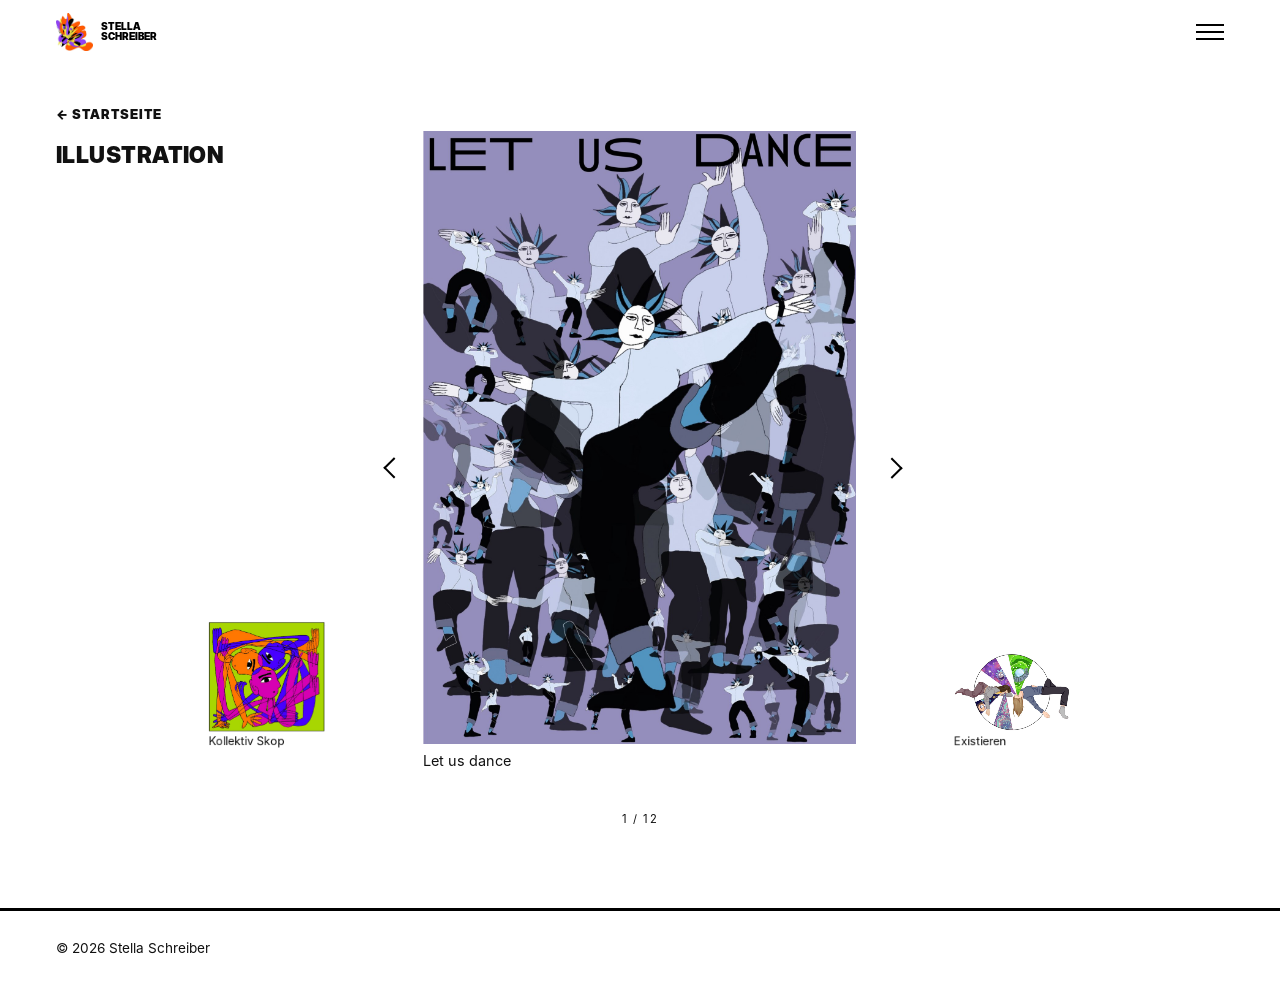
<file: illustration.html>
<!DOCTYPE html>
<html lang="de">
<head>
  <meta charset="UTF-8">
  <meta name="viewport" content="width=device-width, initial-scale=1.0">
  <title>Illustration – Stella Schreiber</title>
  <meta name="description" content="Illustrationen von Stella Schreiber.">
  <link rel="icon" href="logo.png">
  <link rel="stylesheet" href="style.css">
</head>
<body>

  <header class="kopf">
    <a class="logo" href="index.html#portfolio" aria-label="Stella Schreiber – Startseite">
      <img src="logo.png" alt="">
      <span>Stella<br>Schreiber</span>
    </a>
    <button class="burger" id="menueAuf" type="button" aria-label="Menü öffnen" aria-expanded="false" aria-controls="menue">
      <i></i><i></i><i></i>
    </button>
  </header>

  <div class="scrim" id="scrim"></div>
  <nav class="menue" id="menue" aria-label="Bereiche">
    <button class="menue-zu" id="menueZu" type="button" aria-label="Menü schließen"></button>
    <ul>
      <li><a href="animation.html">Animation</a></li>
      <li><a href="illustration.html" aria-current="page">Illustration</a></li>
      <li><a href="fotografie.html">Fotografie</a></li>
      <li><a href="grafik-design.html">Grafik Design</a></li>
    </ul>
  </nav>

  <!-- Layout-Version: Illustration v37 (Überschrift links, Hauptbild gross, Seitenbilder 1/4) -->
  <main class="seite i3-seite">
    <style>
      /* ===== Illustration: Endlos-Karussell nach Entwurf (Überschrift links, großes Mittelbild, kleine Seitenbilder an der Unterkante) ===== */
      .i3-seite { max-width: 1400px; }
      .i3-seite .seite-titel { position: relative; z-index: 3; }
      .i3 { position: relative; margin-top: clamp(.4rem, 1.5vh, 1rem); }
      .i3-fenster { overflow: hidden; position: relative; }
      .i3-spur { position: relative; list-style: none; margin: 0; padding: 0; }
      .i3-item { position: absolute; left: 50%; top: 0; margin: 0; cursor: pointer; transform-origin: 50% 50%;
                 transition: transform .5s cubic-bezier(.4, 0, .2, 1), opacity .5s ease; will-change: transform; }
      .i3-item.i3-mitte { cursor: default; }
      .i3-bild { position: absolute; inset: 0; display: flex; align-items: center; justify-content: center; }
      .i3-bild img { display: block; width: auto; height: auto; }
      .i3-titel { position: absolute; margin: 0; text-align: left; font-family: var(--fliesstext); font-size: .9rem; line-height: 1.25;
                  transform-origin: 0 0; transition: transform .5s cubic-bezier(.4, 0, .2, 1); }
      .i3-pfeil { position: absolute; z-index: 4; width: 2rem; height: 2rem; margin: -1rem 0 0 -1rem; background: none; border: 0; padding: 0; cursor: pointer; color: #000; }
      .i3-pfeil::before { content: ""; position: absolute; left: 50%; top: 50%; width: .8rem; height: .8rem; border-top: 2px solid currentColor; border-right: 2px solid currentColor; }
      .i3-links::before { transform: translate(-30%, -50%) rotate(-135deg); }
      .i3-rechts::before { transform: translate(-70%, -50%) rotate(45deg); }
      .i3-pfeil:hover, .i3-pfeil:focus-visible { color: var(--violett, #8b3ff0); outline: none; }
      .i3-zaehler { margin-top: .6rem; font-size: .7rem; letter-spacing: .14em; text-align: center; }
      @media (prefers-reduced-motion: reduce) { .i3-item, .i3-titel { transition: none; } }
    </style>
    <a class="zurueck" href="index.html#portfolio">&larr; Startseite</a>
    <h1 class="seite-titel" id="i3Titel">Illustration</h1>

    <!-- Die Illustrationen stehen in der Datei projekte.js -->
    <div class="i3" id="i3" data-bereich="illustration">
      <div class="i3-fenster" id="i3Fenster"><ul class="i3-spur" id="i3Spur"></ul></div>
      <button class="i3-pfeil i3-links" id="i3Zurueck" type="button" aria-label="Vorige Illustration"></button>
      <button class="i3-pfeil i3-rechts" id="i3Weiter" type="button" aria-label="Nächste Illustration"></button>
    </div>
    <p class="i3-zaehler" id="i3Zaehler" aria-live="polite"></p>
    <noscript><p class="hinweis">Für diese Seite wird JavaScript benötigt.</p></noscript>
    <script>
      document.addEventListener('DOMContentLoaded', function () {
        var d = window.PORTFOLIO && window.PORTFOLIO.illustration;
        var spur = document.getElementById('i3Spur'), box = document.getElementById('i3'), fenster = document.getElementById('i3Fenster');
        var titel = document.getElementById('i3Titel'), pl = document.getElementById('i3Zurueck'), pr = document.getElementById('i3Weiter');
        if (!d || !d.bilder || !d.bilder.length) { spur.innerHTML = '<li class="hinweis">Hier sind noch keine Illustrationen eingetragen.</li>'; return; }
        var n = d.bilder.length, idx = 0, items = [], imgs = [], caps = [], offs = [];

        d.bilder.forEach(function (b, k) {
          var e = typeof b === 'string' ? { datei: b } : b;
          var li = document.createElement('li'); li.className = 'i3-item';
          var f = document.createElement('div'); f.className = 'i3-bild';
          var im = document.createElement('img'); im.src = (d.ordner || '') + e.datei; im.alt = e.alt || e.titel || ''; im.draggable = false;
          im.addEventListener('load', function () { place(); });
          f.appendChild(im); li.appendChild(f);
          var t = document.createElement('p'); t.className = 'i3-titel'; t.textContent = e.titel || ''; li.appendChild(t);
          li.addEventListener('click', function () { var o = offs[k]; if (o) geh(o); });
          spur.appendChild(li); items.push(li); imgs.push(im); caps.push(t); offs.push(null);
        });

        // Abstand zur Mitte im Kreis: -n/2 … +n/2 (so ist jedes Bild einmal in der Mitte, auch das erste und das letzte)
        function offset(i) { var h = Math.floor(n / 2); return ((i - idx + n + h) % n + n) % n - h; }

        function place() {
          var S = fenster.clientWidth;                       // Breite der Bühne (Entwurf: 1100 px)
          if (!S) return;
          var klein = S < 700;
          // Maße aus dem Entwurf, als Anteil der Bühnenbreite: Hauptbild 518/1101 hoch, Seitenbilder 198/518 davon, Seitenbilder 0,319 links/rechts der Mitte
          var wb = (klein ? 0.5 : 0.40) * S;                  // Breite der Bildfläche des Hauptbilds
          var H = klein ? Math.max(240, Math.min(window.innerHeight - 300, wb / 0.72)) : Math.min(0.525 * S, Math.max(300, window.innerHeight - 235));
          var sc = klein ? 0.36 : 0.25;                     // Seitenbilder = 25 % der Hauptbildgröße (Hauptbild = 4 × so hoch)
          var sx = (klein ? 0.38 : 0.319) * S;                // Mitte der Seitenbilder
          var B = H * 0.98;                                   // Unterkante der Seitenbilder
          var CAPH = klein ? 92 : 56;
          spur.style.height = (H + CAPH) + 'px';
          imgs.forEach(function (im) { im.style.maxWidth = wb + 'px'; im.style.maxHeight = H + 'px'; });

          // Überschrift steht links neben dem Karussell (Entwurf): Bühne beginnt auf Höhe der Überschrift
          box.style.marginTop = '';
          if (!klein) { var dy = box.getBoundingClientRect().top - titel.getBoundingClientRect().top; box.style.marginTop = (-dy) + 'px'; }
          box.style.paddingBottom = klein ? '2.8rem' : '';
          pl.style.left = (klein ? S / 2 - 3 * 16 : 0.287 * S) + 'px'; pr.style.left = (klein ? S / 2 + 3 * 16 : 0.718 * S) + 'px';
          pl.style.top = pr.style.top = klein ? 'auto' : (0.55 * H) + 'px';
          pl.style.bottom = pr.style.bottom = klein ? '1rem' : 'auto';
          if (klein) { pl.style.marginTop = pr.style.marginTop = '0'; } else { pl.style.marginTop = pr.style.marginTop = ''; }

          items.forEach(function (li, i) {
            var o = offset(i), prev = offs[i];
            var a = Math.abs(o), x = 0, y = 0, k = 1;
            var im = imgs[i], ih = im.offsetHeight, iw = im.offsetWidth;
            if (a >= 1) {
              k = sc; x = (o < 0 ? -1 : 1) * (a === 1 ? sx : sx + 0.5 * S);
              y = B - (H / 2 + k * ih / 2);                   // Unterkante des Bildes auf die gemeinsame Linie
            }
            var weit = prev !== null && Math.abs(o - prev) > 2;       // Bild läuft unsichtbar von einem Ende zum anderen
            if (weit) { li.style.transition = 'none'; caps[i].style.transition = 'none'; }
            li.style.width = wb + 'px'; li.style.height = H + 'px'; li.style.marginLeft = (-wb / 2) + 'px';
            li.style.transform = 'translate(' + x + 'px,' + y + 'px) scale(' + k + ')';
            li.style.opacity = a <= 1 ? 1 : 0;
            li.style.zIndex = 10 - a;
            li.style.pointerEvents = a <= 1 ? 'auto' : 'none';
            li.classList.toggle('i3-mitte', o === 0);
            li.setAttribute('aria-hidden', a <= 1 ? 'false' : 'true');
            // Titel: direkt unter dem Bild, linksbündig; bei Seitenbildern lesbar gehalten
            var net = a >= 1 ? 0.8 : 1;
            caps[i].style.transform = 'scale(' + (net / k) + ')';
            caps[i].style.left = ((wb - iw) / 2) + 'px';
            caps[i].style.top = (H / 2 + ih / 2 + 8) + 'px';
            caps[i].style.width = (Math.max(a >= 1 ? 0.16 * S : iw, 60) * (a >= 1 ? 1 / net : 1) ) / (a >= 1 ? 1 : 1) + 'px';
            if (weit) { void li.offsetWidth; li.style.transition = ''; caps[i].style.transition = ''; }
            offs[i] = o;
          });
          document.getElementById('i3Zaehler').textContent = (idx + 1) + ' / ' + n;
        }

        function geh(r) { idx = ((idx + r) % n + n) % n; place(); }
        pl.addEventListener('click', function () { geh(-1); });
        pr.addEventListener('click', function () { geh(1); });
        document.addEventListener('keydown', function (e) { if (e.altKey || e.ctrlKey || e.metaKey) return; if (e.key === 'ArrowLeft') geh(-1); if (e.key === 'ArrowRight') geh(1); });
        var x0 = null;
        box.addEventListener('touchstart', function (e) { x0 = e.touches[0].clientX; }, { passive: true });
        box.addEventListener('touchend', function (e) { if (x0 === null) return; var dx = e.changedTouches[0].clientX - x0; if (Math.abs(dx) > 40) geh(dx < 0 ? 1 : -1); x0 = null; }, { passive: true });
        window.addEventListener('resize', place); window.addEventListener('load', place);
        place();
      });
    </script>
  </main>

  <footer class="fuss">
    <p>&copy; 2026 Stella Schreiber</p>
  </footer>

  <script src="projekte.js"></script>
  <script src="script.js"></script>
</body>
</html>
</file>
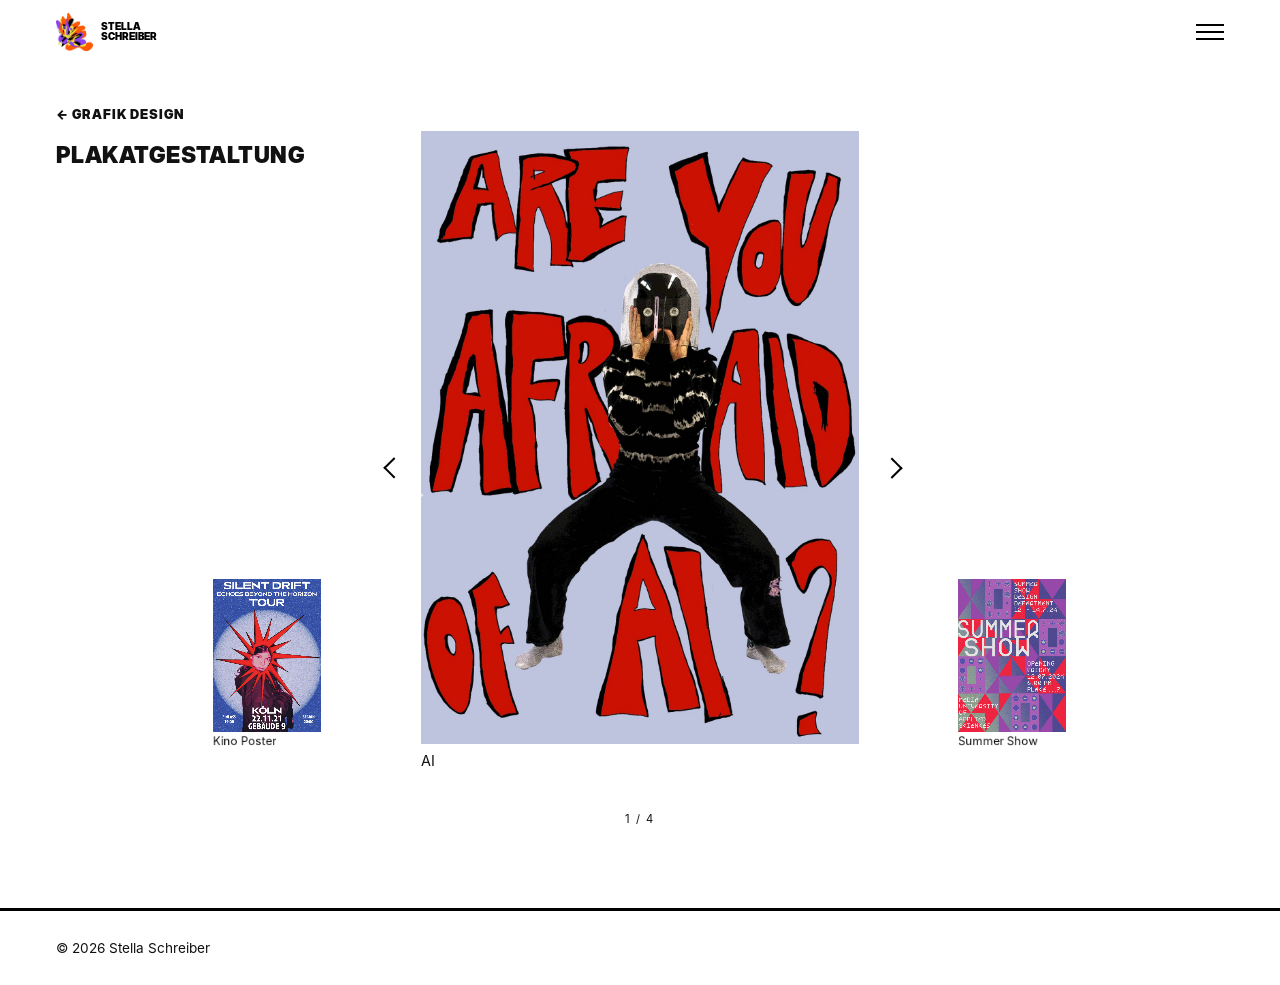
<file: plakatgestaltung.html>
<!DOCTYPE html>
<html lang="de">
<head>
  <meta charset="UTF-8">
  <meta name="viewport" content="width=device-width, initial-scale=1.0">
  <title>Plakatgestaltung – Stella Schreiber</title>
  <meta name="description" content="Plakatgestaltung von Stella Schreiber.">
  <link rel="icon" href="logo.png">
  <link rel="stylesheet" href="style.css">
</head>
<body>

  <header class="kopf">
    <a class="logo" href="index.html#portfolio" aria-label="Stella Schreiber – Startseite">
      <img src="logo.png" alt="">
      <span>Stella<br>Schreiber</span>
    </a>
    <button class="burger" id="menueAuf" type="button" aria-label="Menü öffnen" aria-expanded="false" aria-controls="menue">
      <i></i><i></i><i></i>
    </button>
  </header>

  <div class="scrim" id="scrim"></div>
  <nav class="menue" id="menue" aria-label="Bereiche">
    <button class="menue-zu" id="menueZu" type="button" aria-label="Menü schließen"></button>
    <ul>
      <li><a href="animation.html">Animation</a></li>
      <li><a href="illustration.html">Illustration</a></li>
      <li><a href="fotografie.html">Fotografie</a></li>
      <li><a href="grafik-design.html" aria-current="page">Grafik Design</a></li>
    </ul>
  </nav>

  <!-- Layout-Version: Plakatgestaltung (Karussell wie Illustration v37) (Überschrift links, Hauptbild gross, Seitenbilder 1/4) -->
  <main class="seite i3-seite">
    <style>
      /* ===== Illustration: Endlos-Karussell nach Entwurf (Überschrift links, großes Mittelbild, kleine Seitenbilder an der Unterkante) ===== */
      .i3-seite { max-width: 1400px; }
      .i3-seite .seite-titel { position: relative; z-index: 3; }
      .i3 { position: relative; margin-top: clamp(.4rem, 1.5vh, 1rem); }
      .i3-fenster { overflow: hidden; position: relative; }
      .i3-spur { position: relative; list-style: none; margin: 0; padding: 0; }
      .i3-item { position: absolute; left: 50%; top: 0; margin: 0; cursor: pointer; transform-origin: 50% 50%;
                 transition: transform .5s cubic-bezier(.4, 0, .2, 1), opacity .5s ease; will-change: transform; }
      .i3-item.i3-mitte { cursor: default; }
      .i3-bild { position: absolute; inset: 0; display: flex; align-items: center; justify-content: center; }
      .i3-bild img { display: block; width: auto; height: auto; }
      .i3-titel { position: absolute; margin: 0; text-align: left; font-family: var(--fliesstext); font-size: .9rem; line-height: 1.25;
                  transform-origin: 0 0; transition: transform .5s cubic-bezier(.4, 0, .2, 1); }
      .i3-pfeil { position: absolute; z-index: 4; width: 2rem; height: 2rem; margin: -1rem 0 0 -1rem; background: none; border: 0; padding: 0; cursor: pointer; color: #000; }
      .i3-pfeil::before { content: ""; position: absolute; left: 50%; top: 50%; width: .8rem; height: .8rem; border-top: 2px solid currentColor; border-right: 2px solid currentColor; }
      .i3-links::before { transform: translate(-30%, -50%) rotate(-135deg); }
      .i3-rechts::before { transform: translate(-70%, -50%) rotate(45deg); }
      .i3-pfeil:hover, .i3-pfeil:focus-visible { color: var(--violett, #8b3ff0); outline: none; }
      .i3-zaehler { margin-top: .6rem; font-size: .7rem; letter-spacing: .14em; text-align: center; }
      @media (prefers-reduced-motion: reduce) { .i3-item, .i3-titel { transition: none; } }
    </style>
    <a class="zurueck" href="grafik-design.html">&larr; Grafik Design</a>
    <h1 class="seite-titel" id="i3Titel">Plakatgestaltung</h1>

    <!-- Die Illustrationen stehen in der Datei projekte.js -->
    <div class="i3" id="i3" data-bereich="plakatgestaltung">
      <div class="i3-fenster" id="i3Fenster"><ul class="i3-spur" id="i3Spur"></ul></div>
      <button class="i3-pfeil i3-links" id="i3Zurueck" type="button" aria-label="Vorige Illustration"></button>
      <button class="i3-pfeil i3-rechts" id="i3Weiter" type="button" aria-label="Nächste Illustration"></button>
    </div>
    <p class="i3-zaehler" id="i3Zaehler" aria-live="polite"></p>
    <noscript><p class="hinweis">Für diese Seite wird JavaScript benötigt.</p></noscript>
    <script>
      document.addEventListener('DOMContentLoaded', function () {
        var d = window.PORTFOLIO && window.PORTFOLIO.plakatgestaltung;
        var spur = document.getElementById('i3Spur'), box = document.getElementById('i3'), fenster = document.getElementById('i3Fenster');
        var titel = document.getElementById('i3Titel'), pl = document.getElementById('i3Zurueck'), pr = document.getElementById('i3Weiter');
        if (!d || !d.bilder || !d.bilder.length) { spur.innerHTML = '<li class="hinweis">Hier sind noch keine Plakate eingetragen.</li>'; return; }
        var n = d.bilder.length, idx = 0, items = [], imgs = [], caps = [], offs = [];

        d.bilder.forEach(function (b, k) {
          var e = typeof b === 'string' ? { datei: b } : b;
          var li = document.createElement('li'); li.className = 'i3-item';
          var f = document.createElement('div'); f.className = 'i3-bild';
          var im = document.createElement('img'); im.src = (d.ordner || '') + e.datei; im.alt = e.alt || e.titel || ''; im.draggable = false;
          im.addEventListener('load', function () { place(); });
          f.appendChild(im); li.appendChild(f);
          var t = document.createElement('p'); t.className = 'i3-titel'; t.textContent = e.titel || ''; li.appendChild(t);
          li.addEventListener('click', function () { var o = offs[k]; if (o) geh(o); });
          spur.appendChild(li); items.push(li); imgs.push(im); caps.push(t); offs.push(null);
        });

        // Abstand zur Mitte im Kreis: -n/2 … +n/2 (so ist jedes Bild einmal in der Mitte, auch das erste und das letzte)
        function offset(i) { var h = Math.floor(n / 2); return ((i - idx + n + h) % n + n) % n - h; }

        function place() {
          var S = fenster.clientWidth;                       // Breite der Bühne (Entwurf: 1100 px)
          if (!S) return;
          var klein = S < 700;
          // Maße aus dem Entwurf, als Anteil der Bühnenbreite: Hauptbild 518/1101 hoch, Seitenbilder 198/518 davon, Seitenbilder 0,319 links/rechts der Mitte
          var wb = (klein ? 0.5 : 0.40) * S;                  // Breite der Bildfläche des Hauptbilds
          var H = klein ? Math.max(240, Math.min(window.innerHeight - 300, wb / 0.72)) : Math.min(0.525 * S, Math.max(300, window.innerHeight - 235));
          var sc = klein ? 0.36 : 0.25;                     // Seitenbilder = 25 % der Hauptbildgröße (Hauptbild = 4 × so hoch)
          var sx = (klein ? 0.38 : 0.319) * S;                // Mitte der Seitenbilder
          var B = H * 0.98;                                   // Unterkante der Seitenbilder
          var CAPH = klein ? 92 : 56;
          spur.style.height = (H + CAPH) + 'px';
          imgs.forEach(function (im) { im.style.maxWidth = wb + 'px'; im.style.maxHeight = H + 'px'; });

          // Überschrift steht links neben dem Karussell (Entwurf): Bühne beginnt auf Höhe der Überschrift
          box.style.marginTop = '';
          if (!klein) { var dy = box.getBoundingClientRect().top - titel.getBoundingClientRect().top; box.style.marginTop = (-dy) + 'px'; }
          box.style.paddingBottom = klein ? '2.8rem' : '';
          pl.style.left = (klein ? S / 2 - 3 * 16 : 0.287 * S) + 'px'; pr.style.left = (klein ? S / 2 + 3 * 16 : 0.718 * S) + 'px';
          pl.style.top = pr.style.top = klein ? 'auto' : (0.55 * H) + 'px';
          pl.style.bottom = pr.style.bottom = klein ? '1rem' : 'auto';
          if (klein) { pl.style.marginTop = pr.style.marginTop = '0'; } else { pl.style.marginTop = pr.style.marginTop = ''; }

          items.forEach(function (li, i) {
            var o = offset(i), prev = offs[i];
            var a = Math.abs(o), x = 0, y = 0, k = 1;
            var im = imgs[i], ih = im.offsetHeight, iw = im.offsetWidth;
            if (a >= 1) {
              k = sc; x = (o < 0 ? -1 : 1) * (a === 1 ? sx : sx + 0.5 * S);
              y = B - (H / 2 + k * ih / 2);                   // Unterkante des Bildes auf die gemeinsame Linie
            }
            var weit = prev !== null && Math.abs(o - prev) > 2;       // Bild läuft unsichtbar von einem Ende zum anderen
            if (weit) { li.style.transition = 'none'; caps[i].style.transition = 'none'; }
            li.style.width = wb + 'px'; li.style.height = H + 'px'; li.style.marginLeft = (-wb / 2) + 'px';
            li.style.transform = 'translate(' + x + 'px,' + y + 'px) scale(' + k + ')';
            li.style.opacity = a <= 1 ? 1 : 0;
            li.style.zIndex = 10 - a;
            li.style.pointerEvents = a <= 1 ? 'auto' : 'none';
            li.classList.toggle('i3-mitte', o === 0);
            li.setAttribute('aria-hidden', a <= 1 ? 'false' : 'true');
            // Titel: direkt unter dem Bild, linksbündig; bei Seitenbildern lesbar gehalten
            var net = a >= 1 ? 0.8 : 1;
            caps[i].style.transform = 'scale(' + (net / k) + ')';
            caps[i].style.left = ((wb - iw) / 2) + 'px';
            caps[i].style.top = (H / 2 + ih / 2 + 8) + 'px';
            caps[i].style.width = (Math.max(a >= 1 ? 0.16 * S : iw, 60) * (a >= 1 ? 1 / net : 1) ) / (a >= 1 ? 1 : 1) + 'px';
            if (weit) { void li.offsetWidth; li.style.transition = ''; caps[i].style.transition = ''; }
            offs[i] = o;
          });
          document.getElementById('i3Zaehler').textContent = (idx + 1) + ' / ' + n;
        }

        function geh(r) { idx = ((idx + r) % n + n) % n; place(); }
        pl.addEventListener('click', function () { geh(-1); });
        pr.addEventListener('click', function () { geh(1); });
        document.addEventListener('keydown', function (e) { if (e.altKey || e.ctrlKey || e.metaKey) return; if (e.key === 'ArrowLeft') geh(-1); if (e.key === 'ArrowRight') geh(1); });
        var x0 = null;
        box.addEventListener('touchstart', function (e) { x0 = e.touches[0].clientX; }, { passive: true });
        box.addEventListener('touchend', function (e) { if (x0 === null) return; var dx = e.changedTouches[0].clientX - x0; if (Math.abs(dx) > 40) geh(dx < 0 ? 1 : -1); x0 = null; }, { passive: true });
        window.addEventListener('resize', place); window.addEventListener('load', place);
        place();
      });
    </script>
  </main>

  <footer class="fuss">
    <p>&copy; 2026 Stella Schreiber</p>
  </footer>

  <script src="projekte.js"></script>
  <script src="script.js"></script>
</body>
</html>
</file>
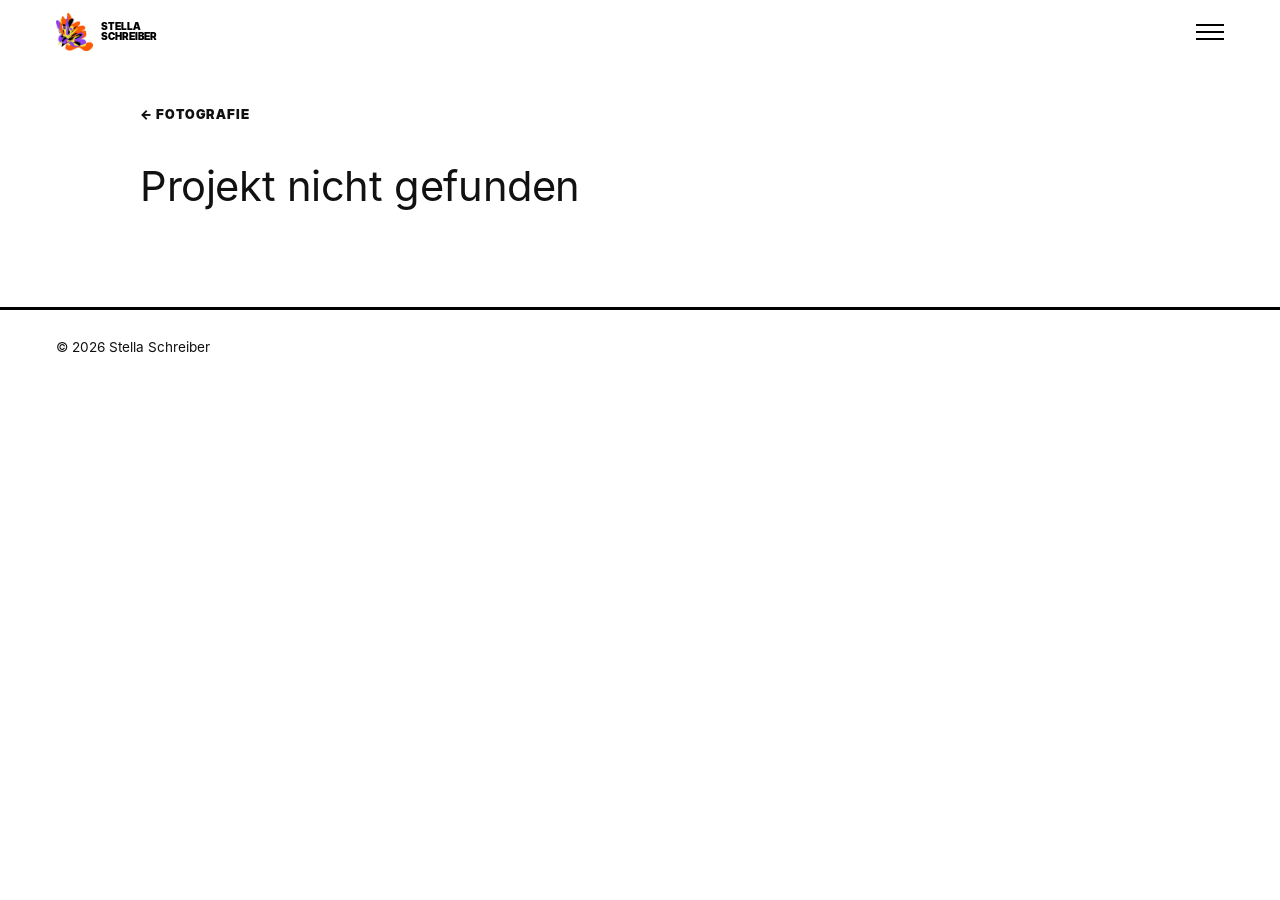
<file: projekt.html>
<!DOCTYPE html>
<html lang="de">
<head>
  <meta charset="UTF-8">
  <meta name="viewport" content="width=device-width, initial-scale=1.0">
  <title>Projekt – Stella Schreiber</title>
  <meta name="description" content="Projekt von Stella Schreiber.">
  <link rel="icon" href="logo.png">
  <link rel="stylesheet" href="style.css">
</head>
<body>

  <header class="kopf">
    <a class="logo" href="index.html#portfolio" aria-label="Stella Schreiber – Startseite">
      <img src="logo.png" alt="">
      <span>Stella<br>Schreiber</span>
    </a>
    <button class="burger" id="menueAuf" type="button" aria-label="Menü öffnen" aria-expanded="false" aria-controls="menue">
      <i></i><i></i><i></i>
    </button>
  </header>

  <div class="scrim" id="scrim"></div>
  <nav class="menue" id="menue" aria-label="Bereiche">
    <button class="menue-zu" id="menueZu" type="button" aria-label="Menü schließen"></button>
    <ul>
      <li><a href="animation.html">Animation</a></li>
      <li><a href="illustration.html">Illustration</a></li>
      <li><a href="fotografie.html">Fotografie</a></li>
      <li><a href="grafik-design.html">Grafik Design</a></li>
    </ul>
  </nav>

  <main class="seite" id="projektDetail">
    <div class="projekt-spalte">
      <a class="zurueck" id="zurueck" href="index.html#portfolio">&larr; Zurück</a>

      <div class="slider" id="projektSlider">
        <div class="spur" id="projektSpur" tabindex="0" aria-label="Bilder des Projekts"></div>
        <button class="pfeil pfeil-links" id="bildVor" type="button" aria-label="Voriges Bild"></button>
        <button class="pfeil pfeil-rechts" id="bildWeiter" type="button" aria-label="Nächstes Bild"></button>
      </div>

      <div class="projekt-info">
        <p class="bild-zaehler" id="bildZaehler" aria-live="polite"></p>
        <h1 class="projekt-name" id="projektTitel"></h1>
        <p class="projekt-meta" id="projektMeta" hidden></p>
        <div class="projekt-text" id="projektText"></div>
      </div>
    </div>
    <noscript><p class="hinweis">Für diese Seite wird JavaScript benötigt.</p></noscript>
  </main>

  <footer class="fuss">
    <p>&copy; 2026 Stella Schreiber</p>
  </footer>

  <script src="projekte.js"></script>
  <script src="script.js"></script>
</body>
</html>
</file>
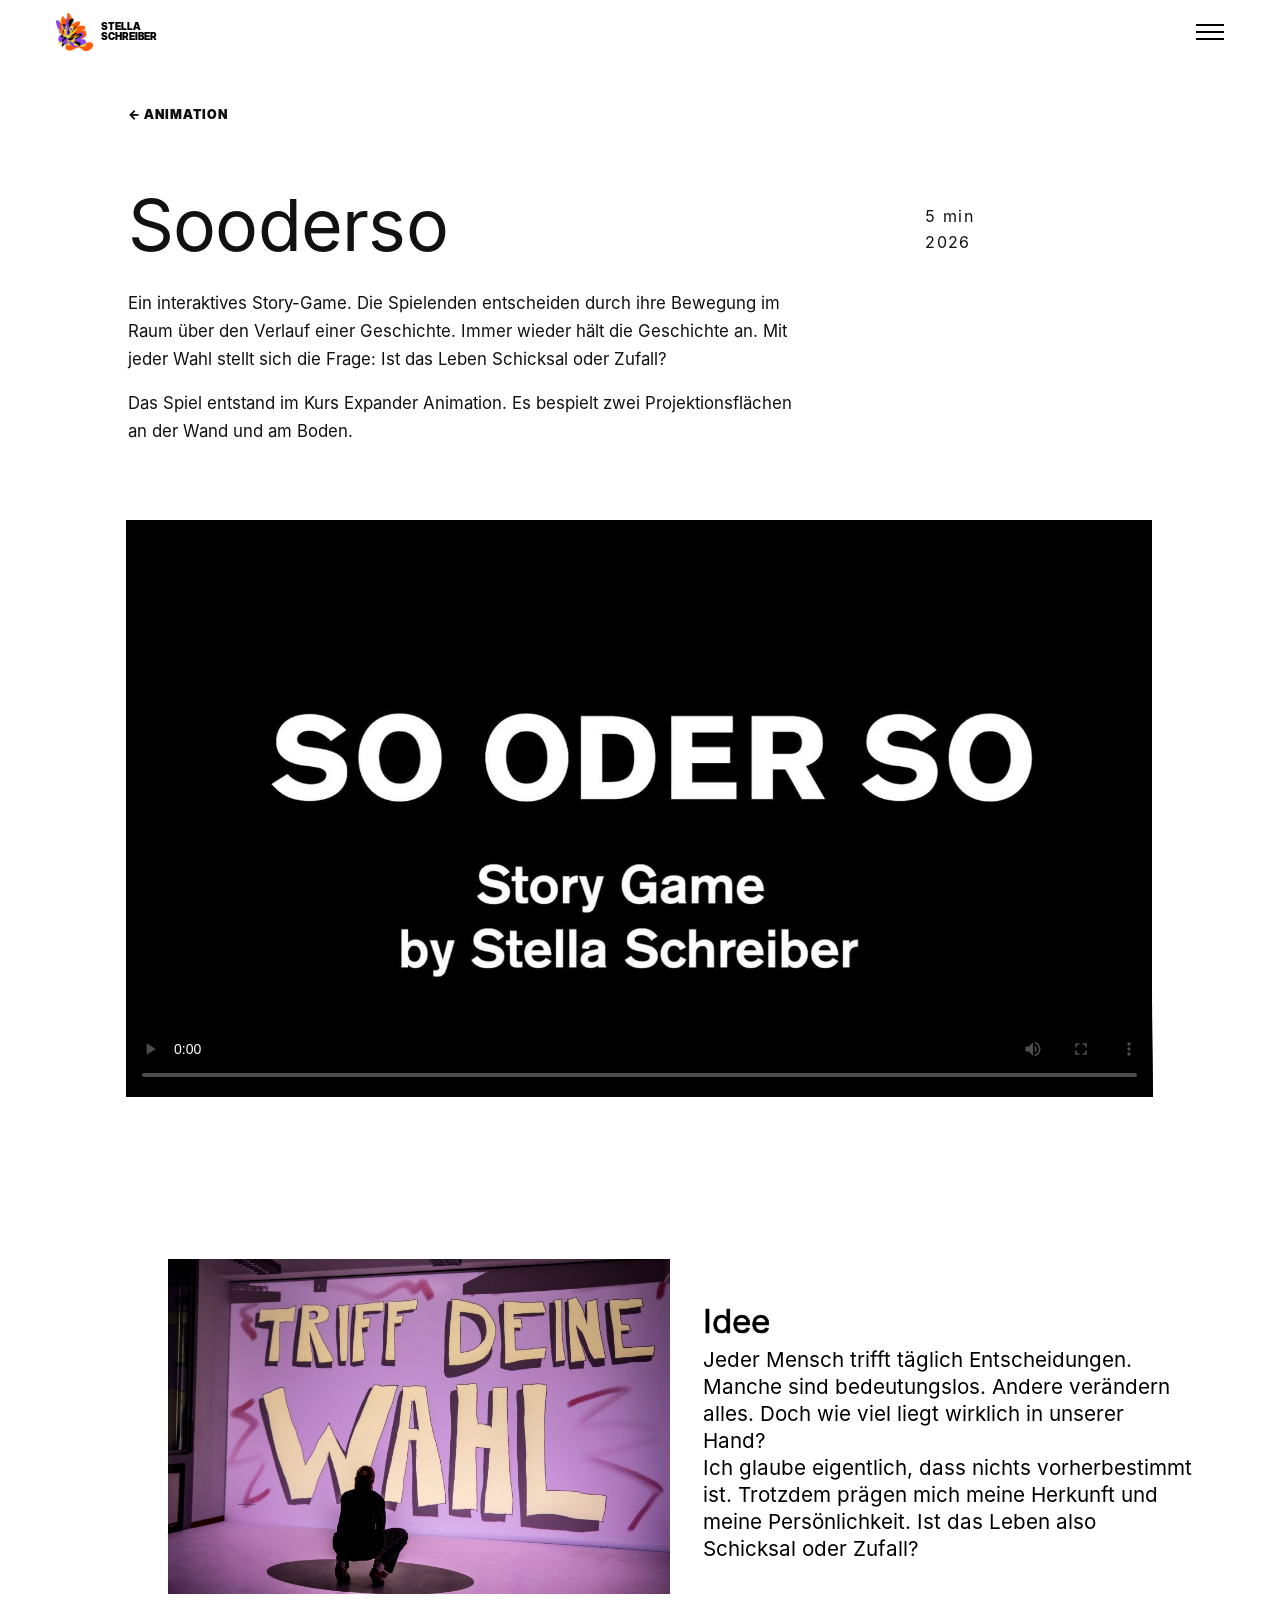
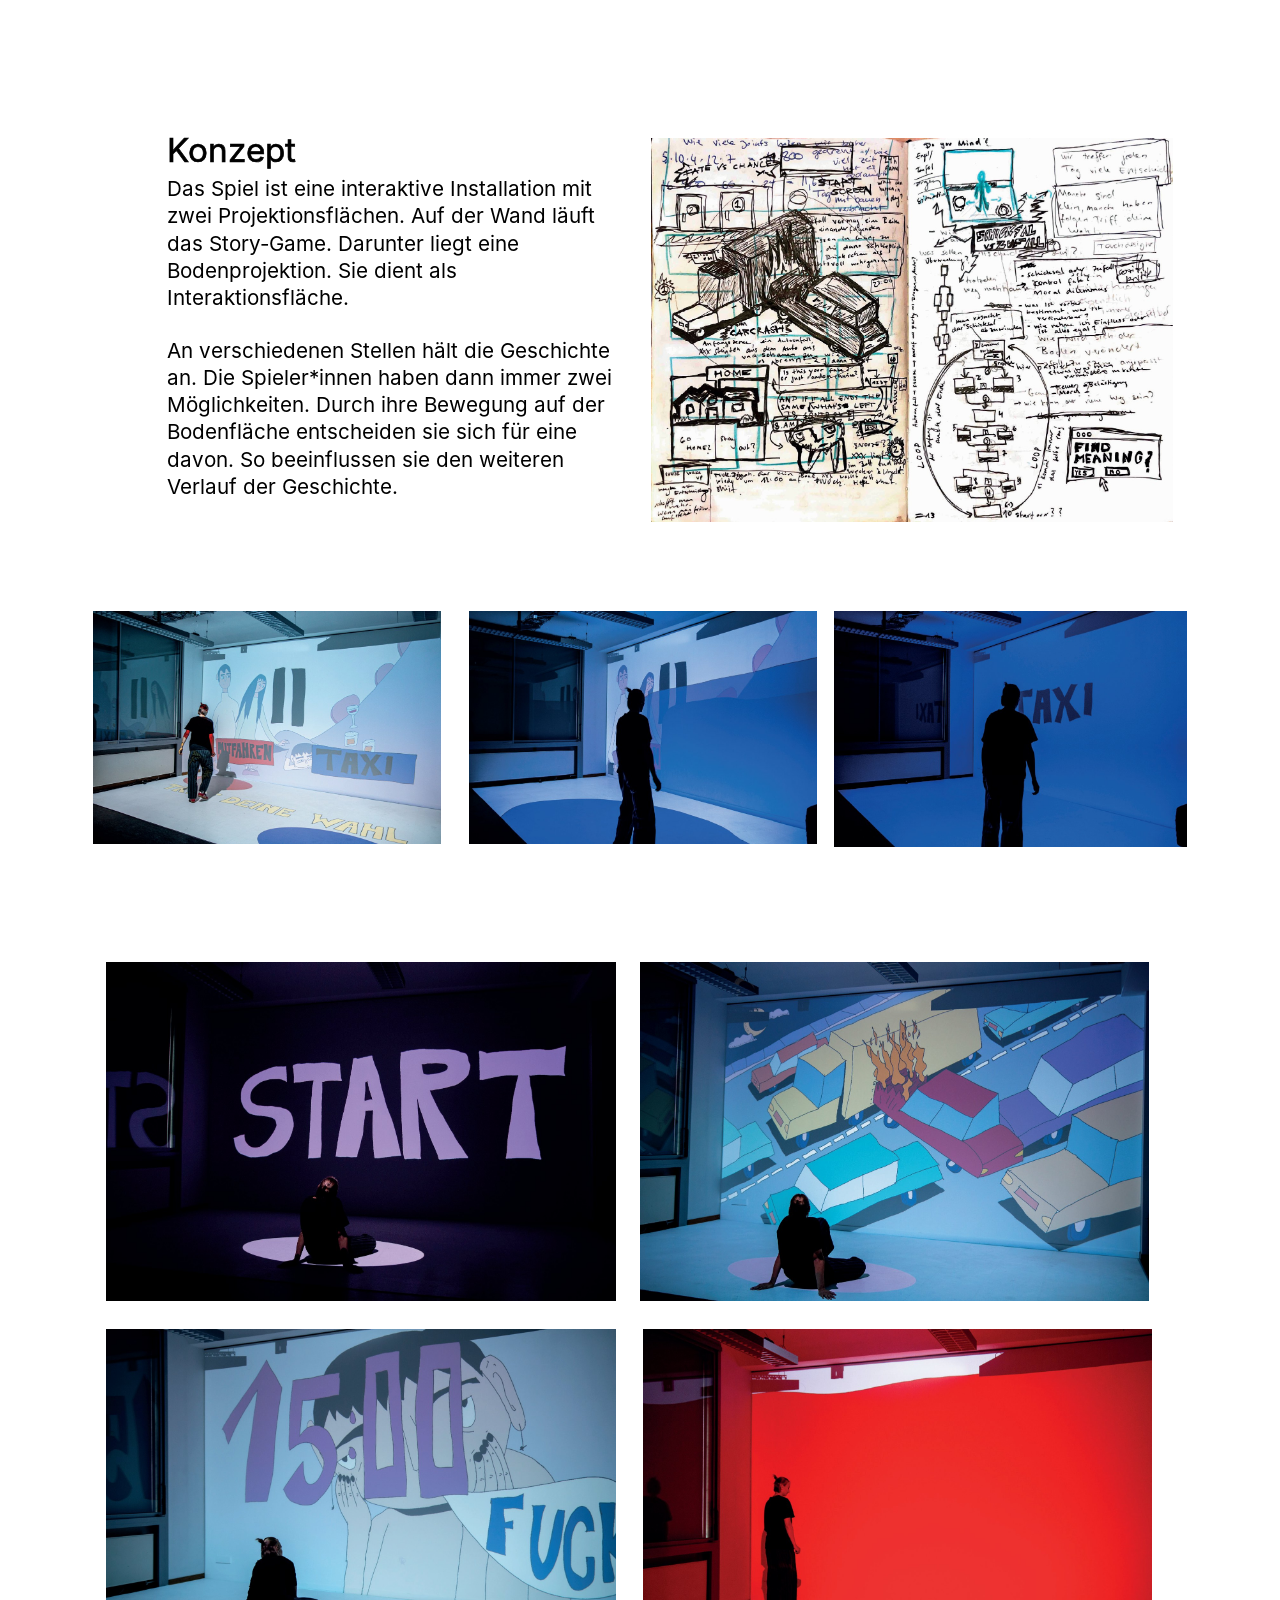
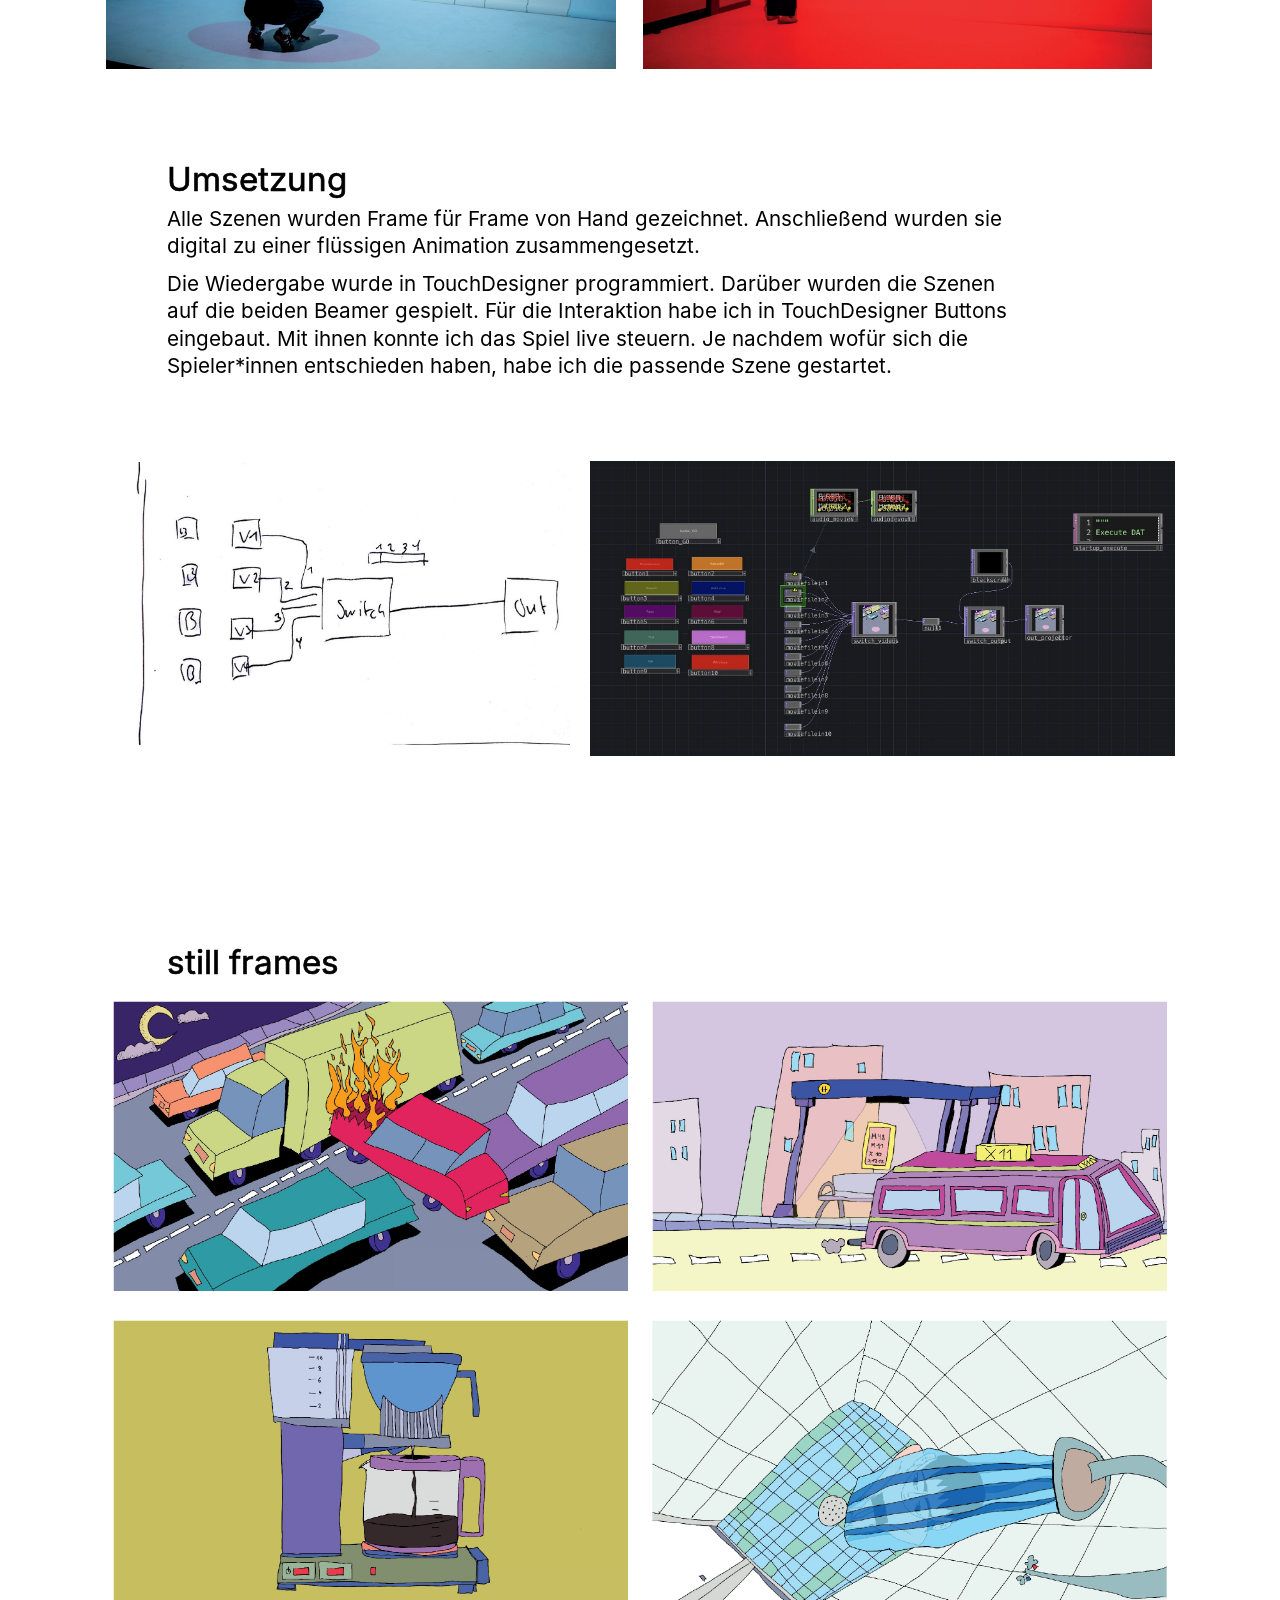
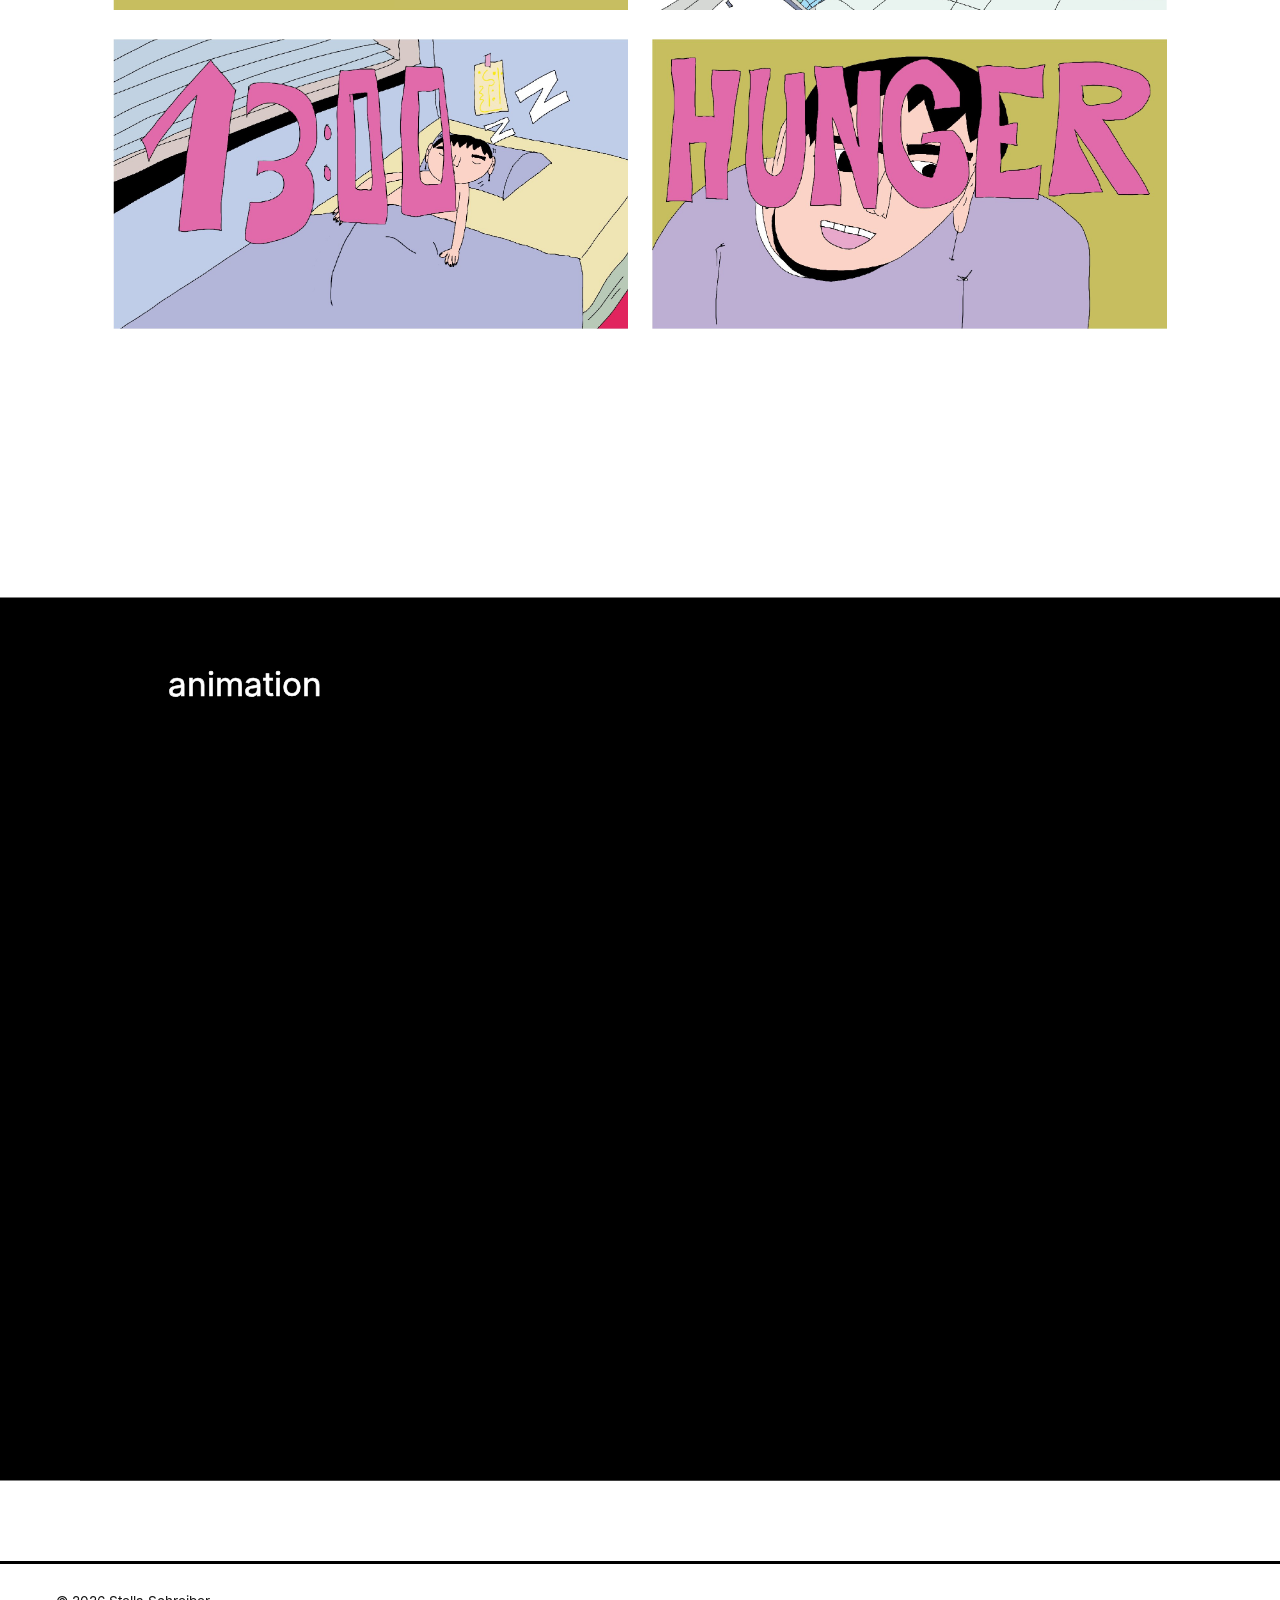
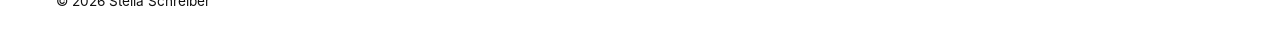
<file: sooderso.html>
<!DOCTYPE html>
<html lang="de">
<head>
  <meta charset="UTF-8">
  <meta name="viewport" content="width=device-width, initial-scale=1.0">
  <title>sooderso – Stella Schreiber</title>
  <meta name="description" content="Sooderso: ein interaktives Story-Game von Stella Schreiber.">
  <link rel="icon" href="logo.png">
  <link rel="stylesheet" href="style.css">
</head>
<body>

  <header class="kopf">
    <a class="logo" href="index.html#portfolio" aria-label="Stella Schreiber – Startseite">
      <img src="logo.png" alt="">
      <span>Stella<br>Schreiber</span>
    </a>
    <button class="burger" id="menueAuf" type="button" aria-label="Menü öffnen" aria-expanded="false" aria-controls="menue">
      <i></i><i></i><i></i>
    </button>
  </header>

  <div class="scrim" id="scrim"></div>
  <nav class="menue" id="menue" aria-label="Bereiche">
    <button class="menue-zu" id="menueZu" type="button" aria-label="Menü schließen"></button>
    <ul>
      <li><a href="animation.html" aria-current="page">Animation</a></li>
      <li><a href="illustration.html">Illustration</a></li>
      <li><a href="fotografie.html">Fotografie</a></li>
      <li><a href="grafik-design.html">Grafik Design</a></li>
    </ul>
  </nav>

  <main class="seite" id="projektDetail" data-bereich="animation" data-projekt="sooderso">
    <style>
      /* Projektbeginn (nur diese Seite): links Titel + Beschreibung, rechts Projektinfo, darunter das Hauptvideo */
      main[data-projekt="sooderso"] .projekt-spalte { max-width: 1120px; padding: 0 4.25% 0 4.09%; }
      main[data-projekt="sooderso"] #projektSlider, main[data-projekt="sooderso"] .bild-zaehler { display: none; }
      main[data-projekt="sooderso"] .projekt-info { margin-top: clamp(1.6rem, 3.5vw, 3rem); display: grid; grid-template-columns: minmax(0, 1fr) minmax(8rem, 22%); column-gap: clamp(1.5rem, 6vw, 5rem); align-items: start; }
      main[data-projekt="sooderso"] .projekt-name { grid-column: 1; grid-row: 1; font-size: clamp(2.4rem, 5.6vw, 4.8rem); line-height: 1.02; }
      main[data-projekt="sooderso"] .projekt-text { grid-column: 1; grid-row: 2; margin-top: clamp(1rem, 2.2vw, 1.8rem); }
      main[data-projekt="sooderso"] .projekt-meta { grid-column: 2; grid-row: 1 / span 2; margin: 0; padding-top: clamp(.5rem, 1.2vw, 1rem); font-size: 1rem; line-height: 1.6; letter-spacing: .08em; }
      main[data-projekt="sooderso"] .sd-seite { margin-top: clamp(2.2rem, 4.5vw, 4rem); }
      main[data-projekt="sooderso"] .sx-hero, main[data-projekt="sooderso"] .dm-hero { margin-top: 0; }
      @media (max-width: 700px) {
        main[data-projekt="sooderso"] .projekt-info { grid-template-columns: 1fr; }
        main[data-projekt="sooderso"] .projekt-name, main[data-projekt="sooderso"] .projekt-text, main[data-projekt="sooderso"] .projekt-meta { grid-column: 1; grid-row: auto; }
        main[data-projekt="sooderso"] .projekt-meta { margin-top: .8rem; padding-top: 0; }
        main[data-projekt="sooderso"] .projekt-text { margin-top: 1rem; }
      }
      /* SOODERSO: weniger Weißraum vor dem schwarzen Abschnitt "animation" (vorher ca. 40 % der Seitenbreite, jetzt 24 %) */
      @container sd (min-width: 641px) {
        main[data-projekt="sooderso"] .sd-band.sx-band { margin-top: 24cqw; }
      }
    </style>
    <script>
      /* Dauer und Jahr (stehen in projekte.js als "5 min | 2026") untereinander anzeigen */
      window.addEventListener('load', function () {
        var m = document.getElementById('projektMeta');
        if (!m || m.textContent.indexOf('|') < 0) return;
        var teile = m.textContent.split('|').map(function (t) { return t.trim(); });
        m.textContent = '';
        teile.forEach(function (t, i) { if (i) m.appendChild(document.createElement('br')); m.appendChild(document.createTextNode(t)); });
      });
    </script>

    <div class="projekt-spalte">
      <a class="zurueck" id="zurueck" href="index.html#portfolio">&larr; Zurück</a>

      <div class="slider" id="projektSlider">
        <div class="spur" id="projektSpur" tabindex="0" aria-label="Bilder des Projekts"></div>
        <button class="pfeil pfeil-links" id="bildVor" type="button" aria-label="Voriges Bild"></button>
        <button class="pfeil pfeil-rechts" id="bildWeiter" type="button" aria-label="Nächstes Bild"></button>
      </div>

      <div class="projekt-info">
        <p class="bild-zaehler" id="bildZaehler" aria-live="polite"></p>
        <h1 class="projekt-name" id="projektTitel"></h1>
        <p class="projekt-meta" id="projektMeta" hidden></p>
        <div class="projekt-text" id="projektText"></div>
      </div>
    </div>

    <!-- =====================================================================
         PROZESS (weiter unten auf der Seite) – so pflegst du ihn
         ---------------------------------------------------------------------
         Das Layout entspricht deinem Entwurf (PDF) und soll so bleiben.
         Titel, Kurzbeschreibung und Vorschaubild oben stehen in der Datei
         projekte.js (Projekt "Sooderso").
         TEXTE: einfach hier im Text ändern.
         BILDER UND VIDEOS: Jedes Feld ist ein  <figure ... data-datei="bilder/sooderso/NAME.jpg">.
         Lade deine Datei in den Ordner bilder/sooderso/ hoch. Der Dateiname
         muss genau zu data-datei passen, dann erscheint sie automatisch an
         dieser Stelle. Solange sie fehlt, steht dort ein schwarzer Platzhalter.
         .mp4 = Video, .jpg = Bild (nur die Endung ändern).
         Das große Video (video-hero.mp4) hat einen Play-Button und startet nicht von allein.
         Die vier Animationen unten (animation-01.mp4 bis animation-04.mp4) laufen stumm in Dauerschleife.
         Idee/Konzept-Bilder: idee.jpg und konzept-skizze.jpg (gleiche Namen hochladen = ersetzen).
         ===================================================================== -->
    <div class="sd-seite">
      <div class="sd-stage">
      <div class="sx-hero" style="--gap:7.16;--x:4.09;--w:91.66">
        <video controls playsinline preload="metadata" src="bilder/sooderso/video-hero.mp4" poster="bilder/sooderso/video-hero-poster.jpg" aria-label="SOODERSO: Dokumentation des Story-Games"></video>
      </div>
      <div class="sx-pair" style="--gap:14.4;--rh:29.92;--x1:7.82;--w1:44.89;--w2:43.71;--cg:2.96">
        <img class="sx-bild" src="bilder/sooderso/idee.jpg" alt="Spielerin kniet vor der Projektion „Triff deine Wahl“" decoding="async" style="--dy:0;--ar:377.9 / 251.9">
        <div class="sd-text sx-text" style="--ty:3.84"><h2 class="sd-h2">Idee</h2><p>Jeder Mensch trifft täglich Entscheidungen. Manche sind bedeutungslos. Andere verändern alles. Doch wie viel liegt wirklich in unserer Hand?<br>Ich glaube eigentlich, dass nichts vorherbestimmt ist. Trotzdem prägen mich meine Herkunft und meine Persönlichkeit. Ist das Leben also Schicksal oder Zufall?</p></div>
      </div>
      <div class="sx-pair" style="--gap:12.29;--rh:34.86;--x1:7.8;--w1:39.79;--w2:46.59;--cg:3.39">
        <div class="sd-text sx-text" style="--ty:0"><h2 class="sd-h2">Konzept</h2><p>Das Spiel ist eine interaktive Installation mit zwei Projektionsflächen. Auf der Wand läuft das Story-Game. Darunter liegt eine Bodenprojektion. Sie dient als Interaktionsfläche.</p><p>An verschiedenen Stellen hält die Geschichte an. Die Spieler*innen haben dann immer zwei Möglichkeiten. Durch ihre Bewegung auf der Bodenfläche entscheiden sie sich für eine davon. So beeinflussen sie den weiteren Verlauf der Geschichte.</p></div>
        <img class="sx-bild" src="bilder/sooderso/konzept-skizze.jpg" alt="Skizzen aus dem Skizzenbuch: Aufbau der Installation, Ablauf und Entscheidungsschleife" decoding="async" style="--dy:0.56;--ar:392.2 / 288.8">
      </div>
      <div class="sd-row sd-mrow" style="--gap:7.98;--rh:21.04">
        <figure class="sd-el medium sd-f3" style="--x:1.15;--dy:0.01;--w:31.1;--h:20.73;--ar:261.8 / 174.5" data-datei="bilder/sooderso/foto-01.jpg" data-alt="Spielerin vor der Projektion: Mitfahren oder Taxi" data-label="platzhalter"></figure>
        <figure class="sd-el medium sd-f3" style="--x:34.7;--dy:0;--w:31.13;--h:20.75;--ar:262.1 / 174.7" data-datei="bilder/sooderso/foto-02.jpg" data-alt="Spielerin im blauen Licht der Projektion" data-label="platzhalter"></figure>
        <figure class="sd-el medium sd-f3" style="--x:67.34;--dy:0.01;--w:31.54;--h:21.02;--ar:265.5 / 177" data-datei="bilder/sooderso/foto-03.jpg" data-alt="Das Wort Taxi an der Wand" data-label="platzhalter"></figure>
      </div>
      <div class="sd-row sd-mrow" style="--gap:10.24;--rh:30.32">
        <figure class="sd-el medium " style="--x:2.35;--dy:0;--w:45.49;--h:30.32;--ar:383 / 255.3" data-datei="bilder/sooderso/foto-04.jpg" data-alt="Startbild der Installation" data-label="platzhalter"></figure>
        <figure class="sd-el medium " style="--x:49.99;--dy:0;--w:45.49;--h:30.32;--ar:383 / 255.3" data-datei="bilder/sooderso/foto-05.jpg" data-alt="Autos im Stau, ein Lastwagen brennt" data-label="platzhalter"></figure>
      </div>
      <div class="sd-row sd-mrow" style="--gap:2.46;--rh:30.34">
        <figure class="sd-el medium " style="--x:2.35;--dy:0;--w:45.49;--h:30.34;--ar:383 / 255.4" data-datei="bilder/sooderso/foto-06.jpg" data-alt="Figur mit Zahl 15:00" data-label="platzhalter"></figure>
        <figure class="sd-el medium " style="--x:50.24;--dy:0;--w:45.49;--h:30.34;--ar:383 / 255.4" data-datei="bilder/sooderso/foto-07.jpg" data-alt="Spielerin im roten Licht" data-label="platzhalter"></figure>
      </div>
      <div class="sd-row sd-trow" style="--gap:8.14"><h2 class="sd-text sd-h2" style="--x:7.8;--w:35.63">Umsetzung</h2></div>
      <div class="sd-row sd-trow" style="--gap:0.45"><div class="sd-text " style="--x:7.8;--w:76.02"><p>Alle Szenen wurden Frame für Frame von Hand gezeichnet. Anschließend wurden sie digital zu einer flüssigen Animation zusammengesetzt.</p><p>Die Wiedergabe wurde in TouchDesigner programmiert. Darüber wurden die Szenen auf die beiden Beamer gespielt. Für die Interaktion habe ich in TouchDesigner Buttons eingebaut. Mit ihnen konnte ich das Spiel live steuern. Je nachdem wofür sich die Spieler*innen entschieden haben, habe ich die passende Szene gestartet.</p></div></div>
      <div class="sd-row sd-mrow" style="--gap:7.35;--rh:26.36">
        <figure class="sd-el medium " style="--x:5.04;--dy:0.06;--w:38.75;--h:25.26;--ar:326.2 / 212.7" data-datei="bilder/sooderso/umsetzung-skizze.jpg" data-alt="Skizze: vier Videos laufen über einen Switch zum Ausgang" data-label="platzhalter"></figure>
        <figure class="sd-el medium " style="--x:45.53;--dy:0;--w:52.22;--h:26.36;--ar:439.6 / 221.9" data-datei="bilder/sooderso/touchdesigner.jpg" data-alt="Programmierung in TouchDesigner: Buttons und Videoschaltung" data-label="platzhalter"></figure>
      </div>
      <div class="sd-row sd-trow" style="--gap:16.7"><h2 class="sd-text sd-h2" style="--x:7.8;--w:35.63">still frames</h2></div>
      <div class="sd-row sd-mrow" style="--gap:1.59;--rh:25.87">
        <figure class="sd-el medium sd-still" style="--x:2.98;--dy:0;--w:45.92;--h:25.87;--ar:386.6 / 217.8" data-datei="bilder/sooderso/still-01.jpg" data-alt="Still Frame 1" data-label="platzhalter"></figure>
        <figure class="sd-el medium sd-still" style="--x:51.1;--dy:0;--w:45.92;--h:25.87;--ar:386.6 / 217.8" data-datei="bilder/sooderso/still-02.jpg" data-alt="Still Frame 2" data-label="platzhalter"></figure>
      </div>
      <div class="sd-row sd-mrow" style="--gap:2.61;--rh:25.87">
        <figure class="sd-el medium sd-still" style="--x:2.98;--dy:0;--w:45.92;--h:25.87;--ar:386.6 / 217.8" data-datei="bilder/sooderso/still-03.jpg" data-alt="Still Frame 3" data-label="platzhalter"></figure>
        <figure class="sd-el medium sd-still" style="--x:51.1;--dy:0;--w:45.92;--h:25.87;--ar:386.6 / 217.8" data-datei="bilder/sooderso/still-04.jpg" data-alt="Still Frame 4" data-label="platzhalter"></figure>
      </div>
      <div class="sd-row sd-mrow" style="--gap:2.61;--rh:25.87">
        <figure class="sd-el medium sd-still" style="--x:2.98;--dy:0;--w:45.92;--h:25.87;--ar:386.6 / 217.8" data-datei="bilder/sooderso/still-05.jpg" data-alt="Still Frame 5" data-label="platzhalter"></figure>
        <figure class="sd-el medium sd-still" style="--x:51.1;--dy:0;--w:45.92;--h:25.87;--ar:386.6 / 217.8" data-datei="bilder/sooderso/still-06.jpg" data-alt="Still Frame 6" data-label="platzhalter"></figure>
      </div>
      <div class="sd-row sd-band sd-band--voll sx-band" style="--gap:17.31">
        <h2 class="sd-h2 sx-bh">animation</h2>
        <div class="sx-arow">
          <video class="sx-anim" src="bilder/sooderso/animation-01.mp4" autoplay loop muted playsinline preload="auto" disablepictureinpicture aria-label="Animation 1" style="--ml:6.81;--dy:0;--w:47.16"></video>
          <video class="sx-anim" src="bilder/sooderso/animation-02.mp4" autoplay loop muted playsinline preload="auto" disablepictureinpicture aria-label="Animation 2" style="--ml:3.82;--dy:3.92;--w:34.57"></video>
        </div>
        <div class="sx-arow">
          <video class="sx-anim" src="bilder/sooderso/animation-03.mp4" autoplay loop muted playsinline preload="auto" disablepictureinpicture aria-label="Animation 3" style="--ml:2.79;--dy:0;--w:45.82"></video>
          <video class="sx-anim" src="bilder/sooderso/animation-04.mp4" autoplay loop muted playsinline preload="auto" disablepictureinpicture aria-label="Animation 4" style="--ml:2.17;--dy:1.65;--w:45.7"></video>
        </div>
      </div>
      </div>
    </div>
    <script>
    /* Animationen: stumm, Endlosschleife, sicher starten (auch in Safari) */
    (function () {
      var v = document.querySelectorAll('.sx-anim');
      function los(el) { el.muted = true; el.defaultMuted = true; var p = el.play(); if (p && p.catch) p.catch(function () {}); }
      Array.prototype.forEach.call(v, function (el) {
        el.addEventListener('loadeddata', function () { los(el); });
        el.addEventListener('canplay', function () { if (el.paused) los(el); });
        los(el);
      });
      document.addEventListener('visibilitychange', function () { if (!document.hidden) Array.prototype.forEach.call(v, function (el) { if (el.paused) los(el); }); });
      ['touchstart', 'click', 'scroll'].forEach(function (e) {
        window.addEventListener(e, function () { Array.prototype.forEach.call(v, function (el) { if (el.paused) los(el); }); }, { passive: true, once: true });
      });
    })();
    </script>
    <noscript><p class="hinweis">Für diese Seite wird JavaScript benötigt.</p></noscript>
  </main>

  <footer class="fuss">
    <p>&copy; 2026 Stella Schreiber</p>
  </footer>

  <script src="projekte.js"></script>
  <script src="script.js"></script>
</body>
</html>
</file>
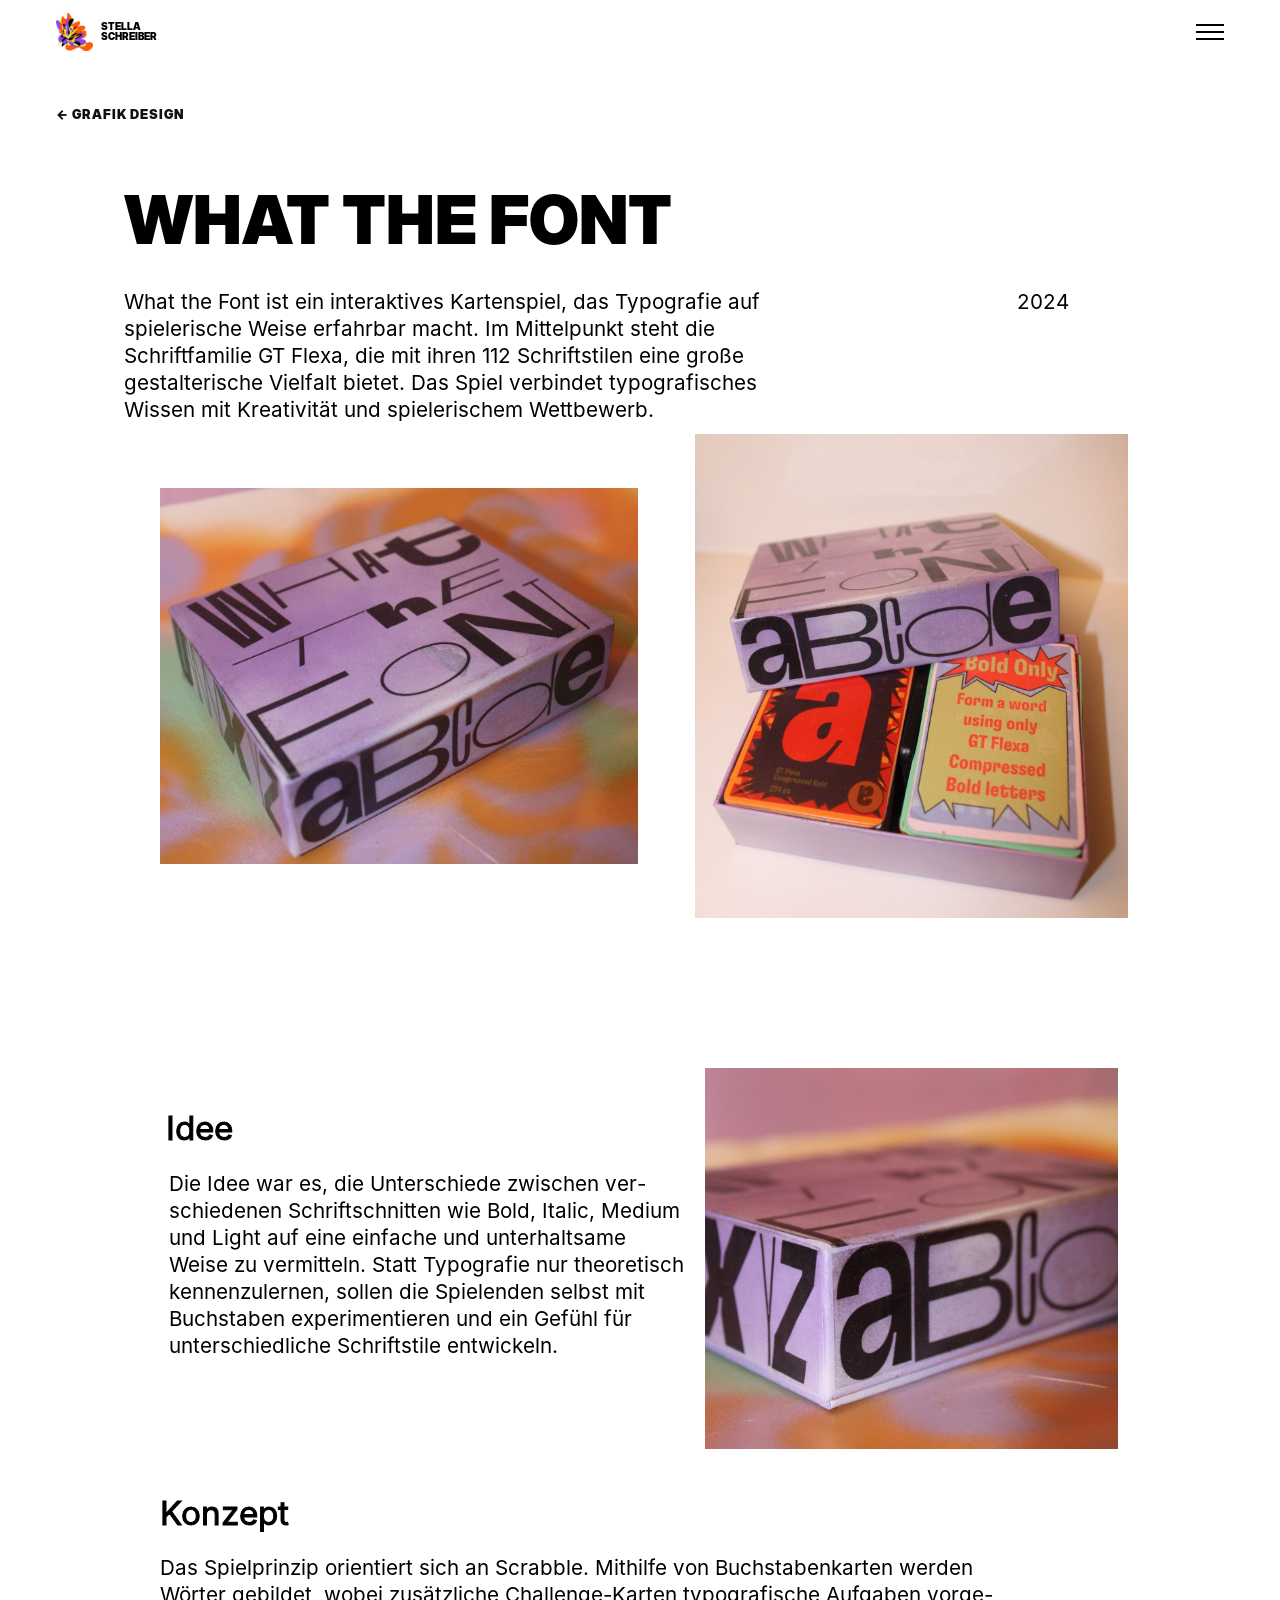
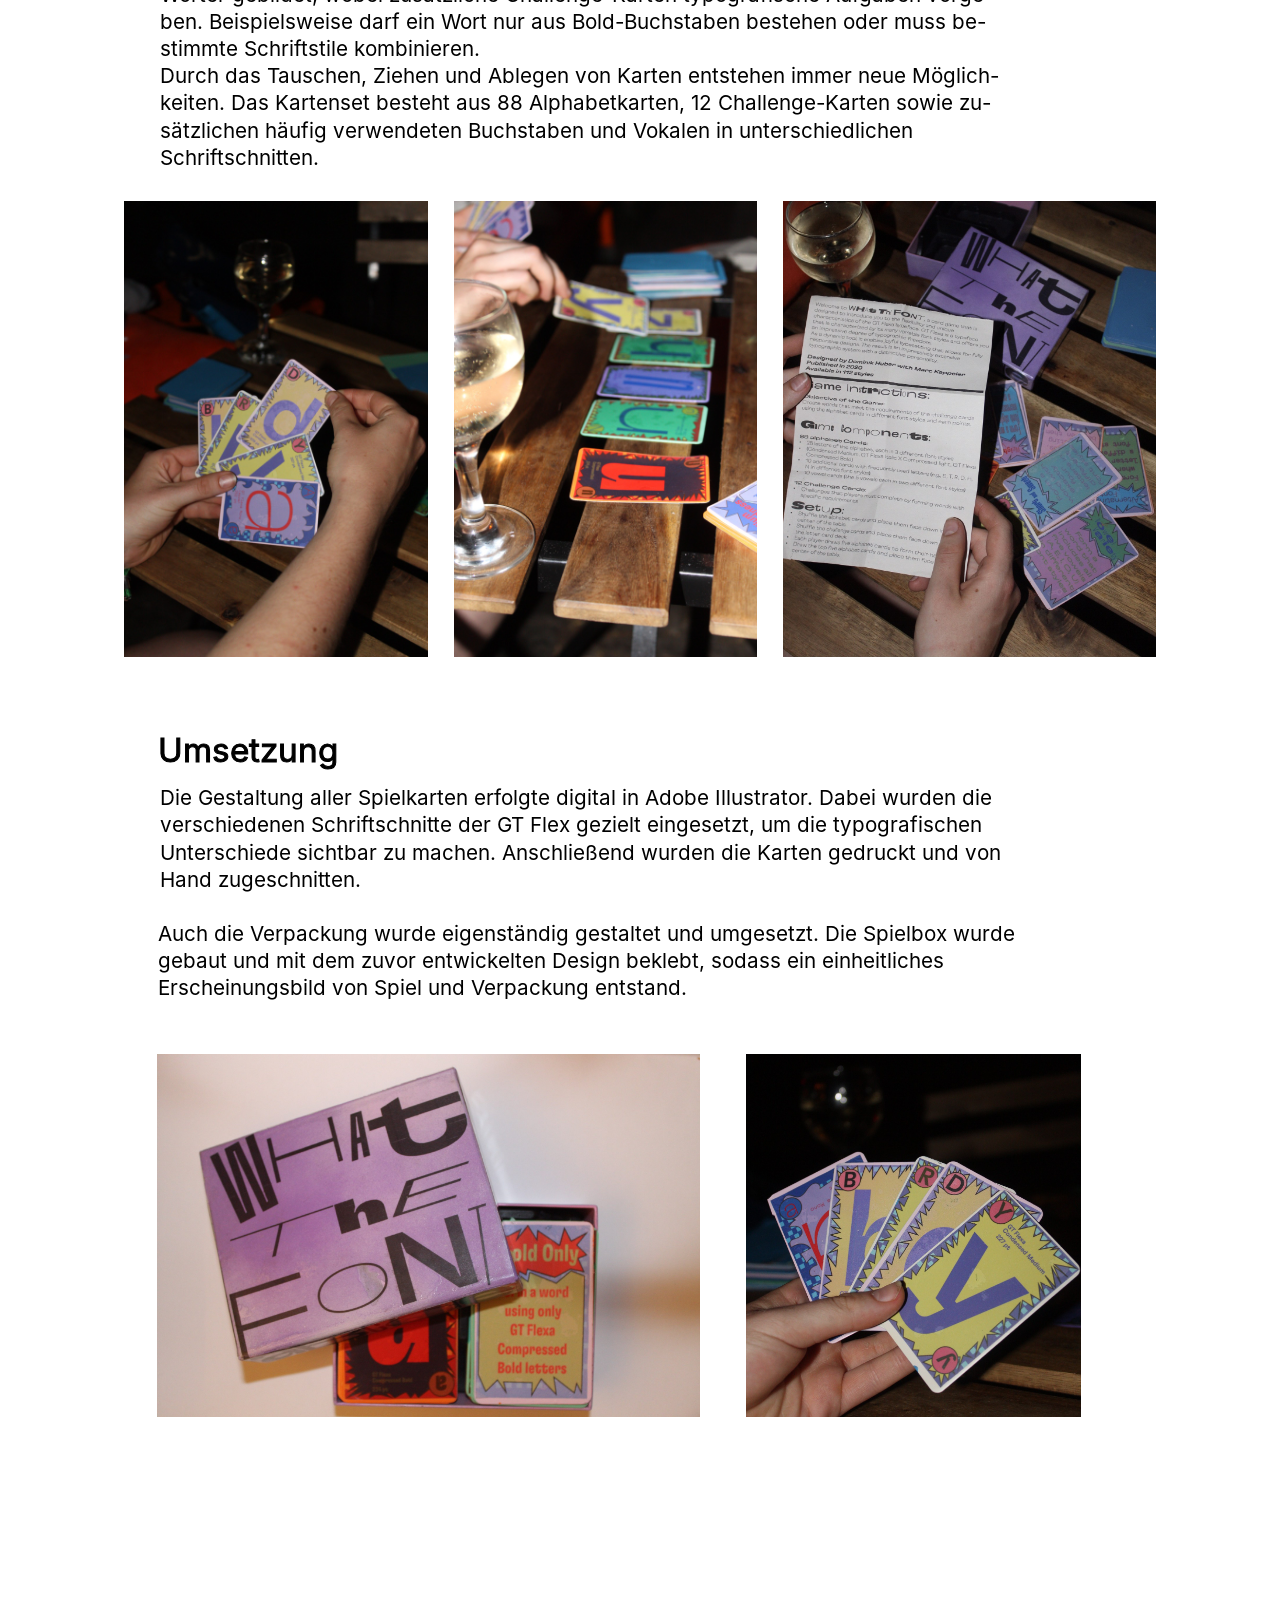
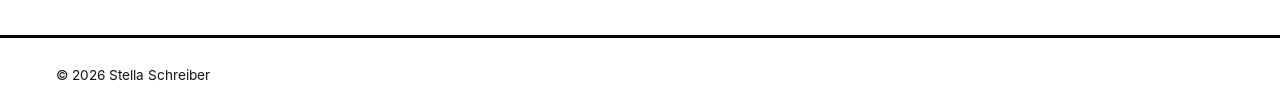
<file: what-the-font.html>
<!DOCTYPE html>
<html lang="de">
<head>
  <meta charset="UTF-8">
  <meta name="viewport" content="width=device-width, initial-scale=1.0">
  <title>What the Font – Stella Schreiber</title>
  <meta name="description" content="What the Font: ein interaktives Kartenspiel von Stella Schreiber.">
  <link rel="icon" href="logo.png">
  <link rel="stylesheet" href="style.css">
</head>
<body>

  <header class="kopf">
    <a class="logo" href="index.html#portfolio" aria-label="Stella Schreiber – Startseite">
      <img src="logo.png" alt="">
      <span>Stella<br>Schreiber</span>
    </a>
    <button class="burger" id="menueAuf" type="button" aria-label="Menü öffnen" aria-expanded="false" aria-controls="menue">
      <i></i><i></i><i></i>
    </button>
  </header>

  <div class="scrim" id="scrim"></div>
  <nav class="menue" id="menue" aria-label="Bereiche">
    <button class="menue-zu" id="menueZu" type="button" aria-label="Menü schließen"></button>
    <ul>
      <li><a href="animation.html">Animation</a></li>
      <li><a href="illustration.html">Illustration</a></li>
      <li><a href="fotografie.html">Fotografie</a></li>
      <li><a href="grafik-design.html" aria-current="page">Grafik Design</a></li>
    </ul>
  </nav>

  <main class="seite wtf-seite" id="wtfSeite">
    <style>
    /* ===== WHAT THE FONT – Layout nach etwurf_whatthefont.pdf =====
       Diese Seite bringt ihr Layout selbst mit (kein Eintrag in style.css nötig).
       Jede Position ist ein Prozentwert der Seitenbreite: x = --l, y = --t, Breite = --w.
       --p = 1 Entwurfs-Punkt in Pixeln (wird aus der tatsächlichen Seitenbreite berechnet). */
    .wtf-rahmen { max-width: 1120px; margin: clamp(1.6rem, 5vw, 3.4rem) auto 0; }
    .wtf-stage {
      --cw: min(1120px, calc(100vw - 112px));
      --p: calc(var(--cw) / 841.89);
      position: relative; height: 0; padding-top: 263.942%;
      color: #000;
    }
    .wtf-g { position: absolute; left: 0; width: 100%; top: var(--t); height: var(--h); }
    .wtf-e { position: absolute; left: var(--l); top: var(--t); width: var(--w); margin: 0; }
    .wtf-bild { display: block; height: auto; max-width: none; }
    .wtf-h1 {
      width: auto; white-space: nowrap;
      font-family: var(--display); font-weight: 900; text-transform: uppercase;
      letter-spacing: 0; line-height: 1; font-size: calc(var(--p) * 50.2);
    }
    .wtf-text { font-family: var(--fliesstext); font-size: calc(var(--p) * 15.5); line-height: calc(var(--p) * 20.4); text-align: left; }
    .wtf-text p { margin: 0; }
    .wtf-text p + p { margin-top: calc(var(--p) * 20.4); }
    .wtf-text h2 {
      margin: 0 0 calc(var(--p) * var(--hm, 0));
      font-family: var(--fliesstext); font-weight: 400; -webkit-text-stroke: .03em currentColor;
      text-transform: none; letter-spacing: 0; line-height: 1; font-size: calc(var(--p) * 25);
    }
    .wtf-text h2 + p { margin-left: calc(var(--p) * var(--tx, 0)); max-width: calc(var(--p) * var(--tw, 100000)); }
    .wtf-jahr { width: auto; white-space: nowrap; }

    /* Handy / schmales Fenster: untereinander, in der Reihenfolge des Entwurfs */
    @media (max-width: 760px) {
      .wtf-stage { padding-top: 0; height: auto; }
      .wtf-g { position: static; height: auto; margin-top: 2.4rem; }
      .wtf-g:first-child { margin-top: 0; }
      .wtf-e { position: static; width: 100%; margin: 0 0 1rem; }
      .wtf-h1 { white-space: normal; font-size: clamp(1.8rem, 9vw, 2.6rem); }
      .wtf-text { font-size: 1rem; line-height: 1.35; }
      .wtf-text p + p { margin-top: 1.35em; }
      .wtf-text h2 { font-size: 1.4rem; margin-bottom: .5rem; }
      .wtf-text h2 + p { margin-left: 0; max-width: none; }
      .wtf-bild { width: 100%; }
    }
    </style>
    <a class="zurueck" href="grafik-design.html">&larr; Grafik Design</a>

    <!-- =====================================================================
         WHAT THE FONT – so pflegst du die Seite (Layout nach etwurf_whatthefont.pdf)
         TEXTE: einfach hier im Text ändern.
         BILDER (Ordner bilder/what-the-font/, gleicher Name = ersetzen):
           hero-geschlossen.jpg | hero-offen.jpg      (die zwei Bilder oben)
           idee.jpg                                    (Idee)
           konzept-01.jpg | konzept-02.jpg | konzept-03.jpg
           umsetzung-01.jpg | umsetzung-02.jpg
           vorschau.jpg                                (Bild in der Übersicht Grafik Design)
         ===================================================================== -->
    <div class="wtf-rahmen">
    <div class="wtf-stage" id="wtfStage">
      <div class="wtf-g wtf-g-start" style="--t:0%;--h:24.324%">
        <h1 class="wtf-e wtf-h1" style="--l:3.908%;--t:-1.573%">What the Font</h1>
        <div class="wtf-e wtf-text wtf-intro" style="--l:3.944%;--t:12.396%;--w:59.39%"><p>What the Font ist ein interaktives Kartenspiel, das Typografie auf spielerische Weise erfahrbar macht. Im Mittelpunkt steht die Schriftfamilie GT Flexa, die mit ihren 112 Schriftstilen eine große gestalterische Vielfalt bietet. Das Spiel verbindet typografisches Wissen mit Kreativität und spielerischem Wettbewerb.</p></div>
        <div class="wtf-e wtf-text wtf-jahr" style="--l:83.669%;--t:12.396%"><p>2024</p></div>
        <img class="wtf-e wtf-bild wtf-hero-links" style="--l:7.162%;--t:40.167%;--w:42.654%" src="bilder/what-the-font/hero-geschlossen.jpg" width="1248" height="983" alt="Die geschlossene Spielbox What the Font: lila Schachtel mit schwarzer Typografie auf buntem Hintergrund">
        <img class="wtf-e wtf-bild wtf-hero-rechts" style="--l:54.888%;--t:32.673%;--w:38.699%" src="bilder/what-the-font/hero-offen.jpg" width="1280" height="1430" alt="Die geöffnete Spielbox: der Deckel liegt schräg auf der Box, darin Buchstabenkarten und eine Challenge-Karte „Bold Only“">
      </div>
      <div class="wtf-g wtf-g-idee" style="--t:29.423%;--h:12.884%">
        <div class="wtf-e wtf-text wtf-idee-t" style="--l:7.685%;--t:11.491%;--w:46.799%;--tx:2;--hm:18.1;--tw:392"><h2>Idee</h2><p>Die Idee war es, die Unterschiede zwischen ver&shy;schiedenen Schriftschnitten wie Bold, Italic, Medium und Light auf eine einfache und unterhalt&shy;same Weise zu vermitteln. Statt Typografie nur theoretisch kennenzulernen, sollen die Spielenden selbst mit Buchstaben experimentieren und ein Gefühl für unterschiedliche Schriftstile entwickeln.</p></div>
        <img class="wtf-e wtf-bild wtf-idee-bild" style="--l:55.839%;--t:0%;--w:36.81%" src="bilder/what-the-font/idee.jpg" width="1223" height="1130" alt="Detailfoto der Spielbox: die typografische Gestaltung der Seitenfläche mit den Buchstaben X, Y, Z, a, B, C">
      </div>
      <div class="wtf-g wtf-g-konzept" style="--t:44.071%;--h:25.548%">
        <div class="wtf-e wtf-text wtf-konzept-t" style="--l:7.162%;--t:-0.617%;--w:76.613%;--tx:0.2;--hm:17.8"><h2>Konzept</h2><p>Das Spielprinzip orientiert sich an Scrabble. Mithilfe von Buchstabenkarten werden Wörter gebildet, wobei zusätzliche Challenge-Karten typografische Aufgaben vorge&shy;ben. Beispielsweise darf ein Wort nur aus Bold-Buchstaben bestehen oder muss be&shy;stimmte Schriftstile kombinieren.<br>Durch das Tauschen, Ziehen und Ablegen von Karten entstehen immer neue Möglich&shy;keiten. Das Kartenset besteht aus 88 Alphabetkarten, 12 Challenge-Karten sowie zu&shy;sätzlichen häufig verwendeten Buchstaben und Vokalen in unterschiedlichen Schriftschnitten.</p></div>
        <img class="wtf-e wtf-bild wtf-konzept-1" style="--l:3.967%;--t:39.704%;--w:27.106%" src="bilder/what-the-font/konzept-01.jpg" width="1280" height="1920" alt="Personen halten Spielkarten am Tisch">
        <img class="wtf-e wtf-bild wtf-konzept-2" style="--l:33.354%;--t:39.704%;--w:27.106%" src="bilder/what-the-font/konzept-02.jpg" width="1280" height="1920" alt="Ausgelegte Buchstabenkarten auf dem Tisch">
        <img class="wtf-e wtf-bild wtf-konzept-3" style="--l:62.74%;--t:39.704%;--w:33.294%" src="bilder/what-the-font/konzept-03.jpg" width="1280" height="1563" alt="Die Spielanleitung, daneben liegen Challenge-Karten">
      </div>
      <div class="wtf-g wtf-g-umsetzung" style="--t:72.386%;--h:22.969%">
        <div class="wtf-e wtf-text wtf-umsetzung-t" style="--l:6.949%;--t:-0.686%;--w:77.207%;--tx:2;--hm:12.9"><h2>Umsetzung</h2><p>Die Gestaltung aller Spielkarten erfolgte digital in Adobe Illustrator. Dabei wurden die verschiedenen Schriftschnitte der GT Flex gezielt eingesetzt, um die typografischen Unterschiede sichtbar zu machen. Anschließend wurden die Karten gedruckt und von Hand zugeschnitten.</p><p>Auch die Verpackung wurde eigenständig gestaltet und umgesetzt. Die Spielbox wurde gebaut und mit dem zuvor entwickelten Design beklebt, sodass ein einheitliches Erscheinungsbild von Spiel und Verpackung entstand.</p></div>
        <img class="wtf-e wtf-bild wtf-umsetzung-1" style="--l:6.866%;--t:46.395%;--w:48.486%" src="bilder/what-the-font/umsetzung-01.jpg" width="1854" height="1242" alt="Die Spielbox mit Buchstabenkarten und Challenge-Karten, der Deckel liegt schräg darauf">
        <img class="wtf-e wtf-bild wtf-umsetzung-2" style="--l:59.485%;--t:46.395%;--w:29.861%" src="bilder/what-the-font/umsetzung-02.jpg" width="1280" height="1393" alt="Eine Hand hält fünf aufgefächerte Buchstabenkarten">
      </div>
    </div>
    </div>

    <script>
      /* misst die echte Seitenbreite, damit Schrift und Abstände exakt mit dem Entwurf mitwachsen */
      (function () {
        var s = document.getElementById('wtfStage');
        function f() { s.style.setProperty('--cw', s.getBoundingClientRect().width + 'px'); }
        f(); window.addEventListener('resize', f); window.addEventListener('load', f);
        if (window.ResizeObserver) new ResizeObserver(f).observe(s);
      })();
    </script>
  </main>

  <footer class="fuss">
    <p>&copy; 2026 Stella Schreiber</p>
  </footer>

  <script src="projekte.js"></script>
  <script src="script.js"></script>
</body>
</html>
</file>
<file: style.css>
/* =====================================================
   Stella Schreiber – Portfolio
   Alle Farben und Größen stehen oben bei :root.
   ===================================================== */

/* ----- Schriften (liegen im selben Ordner, kein Google-Server nötig) ----- */
@font-face {
  font-family: "Display";
  src: url("inter-black.woff") format("woff");
  font-weight: 900;
  font-style: normal;
  font-display: swap;
}
@font-face {
  font-family: "Text";
  src: url("inter-regular.woff") format("woff");
  font-weight: 400;
  font-style: normal;
  font-display: swap;
}

:root {
  --weiss: #ffffff;
  --schwarz: #000000;
  --text: #111111;

  /* Farben aus deinem Logo */
  --orange: #ff5a00;
  --violett: #8b3ff0;
  --gelb: #f5e942;

  /* Lila für das Menü (aus deinem Entwurf) */
  --lila: #9e98c8;
  --lila-hell: #e9e6f5;

  --kopf: 64px;                       /* Höhe der Kopfzeile */
  --rand: clamp(20px, 5vw, 56px);     /* Abstand links und rechts */

  --display: "Display", "Arial Black", "Helvetica Neue", Arial, sans-serif;
  --fliesstext: "Text", "Helvetica Neue", Arial, sans-serif;
}

/* ----- Grundlagen ----- */
* { box-sizing: border-box; margin: 0; padding: 0; }

html {
  scroll-behavior: smooth;
  -webkit-text-size-adjust: 100%;
}

body {
  font-family: var(--fliesstext);
  font-size: 1.05rem;
  line-height: 1.65;
  color: var(--text);
  background: var(--weiss);
}

h1, h2, h3 {
  font-family: var(--display);
  font-weight: 900;
  text-transform: uppercase;
  line-height: 1.02;
  letter-spacing: -0.015em;
}

a { color: inherit; }
img, video { display: block; max-width: 100%; }

.sr-only {
  position: absolute;
  width: 1px;
  height: 1px;
  overflow: hidden;
  clip: rect(0 0 0 0);
  white-space: nowrap;
}

:focus-visible {
  outline: 3px solid var(--violett);
  outline-offset: 3px;
}

@keyframes einblenden { from { opacity: 0; } to { opacity: 1; } }
@keyframes schweben {
  from { transform: translateY(0) rotate(-2deg); }
  to   { transform: translateY(-14px) rotate(2deg); }
}
@keyframes puls {
  0%, 100% { opacity: 1; }
  50%      { opacity: .35; }
}

/* =====================================================
   Ablauf auf der Startseite
   data-stage="gate"      -> Logo-Seite
   data-stage="portfolio" -> Portfolio
   (ohne JavaScript wird einfach das Portfolio gezeigt)
   ===================================================== */
.tor { display: none; }

html[data-stage="gate"] .tor { display: flex; }

html[data-stage]:not([data-stage="portfolio"]) #portfolio { display: none; }
html[data-stage]:not([data-stage="portfolio"]) body { overflow: hidden; }

html[data-stage="portfolio"] #portfolio { animation: einblenden .8s ease both; }

/* ----- Logo-Seite ----- */
.tor {
  position: fixed;
  inset: 0;
  z-index: 90;
  flex-direction: column;
  align-items: center;
  justify-content: center;
  gap: 1.4rem;
  padding: var(--rand);
  background: #fff;
  transition: opacity .5s ease;
}
html[data-stage="gate"] .tor { animation: einblenden .9s ease both; }
.tor.weg { opacity: 0; }

.tor-knopf {
  display: flex;
  align-items: center;
  gap: clamp(14px, 3.5vw, 32px);
  border: 0;
  background: none;
  color: #000;
  font: inherit;
  cursor: pointer;
}
.tor-knopf img {
  width: clamp(110px, 28vw, 240px);
  height: auto;
  transition: transform .4s ease;
}
.tor-knopf span {
  font-family: var(--display);
  font-weight: 900;
  text-transform: uppercase;
  text-align: left;
  font-size: clamp(2rem, 7.4vw, 5.2rem);
  line-height: .95;
  letter-spacing: -0.02em;
  text-decoration: underline .06em transparent;
  text-underline-offset: .12em;
  transition: text-decoration-color .2s ease;
}
.tor-knopf:hover img,
.tor-knopf:focus-visible img { transform: rotate(-6deg) scale(1.06); }
.tor-knopf:hover span,
.tor-knopf:focus-visible span { text-decoration-color: currentColor; }

.tor-hinweis {
  font-family: var(--display);
  font-weight: 900;
  text-transform: uppercase;
  font-size: .78rem;
  letter-spacing: .16em;
  animation: puls 2.4s ease-in-out infinite;
}

/* =====================================================
   Kopfzeile + Menü (auf allen Seiten gleich)
   ===================================================== */
.kopf {
  position: fixed;
  top: 0; left: 0; right: 0;
  z-index: 50;
  height: var(--kopf);
  display: flex;
  align-items: center;
  justify-content: space-between;
  padding: 0 var(--rand);
  background: #fff;
}

.logo {
  display: flex;
  align-items: center;
  gap: 8px;
  color: #000;
  text-decoration: none;
}
.logo img { height: 38px; width: auto; }
.logo span {
  font-family: var(--display);
  font-weight: 900;
  font-size: .62rem;
  line-height: 1;
  text-transform: uppercase;
  letter-spacing: .01em;
}

/* drei Striche */
.burger,
.menue-zu {
  position: relative;
  width: 44px;
  height: 44px;
  margin-right: -8px;
  border: 0;
  background: none;
  cursor: pointer;
}
.burger i {
  position: absolute;
  left: 8px;
  right: 8px;
  height: 2px;
  background: #000;
}
.burger i:nth-child(1) { top: 14px; }
.burger i:nth-child(2) { top: 21px; }
.burger i:nth-child(3) { top: 28px; }

/* X zum Schließen */
.menue-zu::before,
.menue-zu::after {
  content: "";
  position: absolute;
  left: 8px;
  right: 8px;
  top: 21px;
  height: 2px;
  background: #000;
}
.menue-zu::before { transform: rotate(45deg); }
.menue-zu::after  { transform: rotate(-45deg); }

/* lila Menü-Fläche */
.menue {
  position: fixed;
  top: 0; left: 0; right: 0;
  z-index: 80;
  padding: calc(var(--kopf) + 6px) var(--rand) clamp(28px, 6vw, 56px);
  background: var(--lila);
  transform: translateY(-102%);
  visibility: hidden;
  transition: transform .45s cubic-bezier(.2, .8, .2, 1), visibility 0s .45s;
}
.menue.offen {
  transform: none;
  visibility: visible;
  transition: transform .45s cubic-bezier(.2, .8, .2, 1), visibility 0s;
}
.menue-zu {
  position: absolute;
  top: calc((var(--kopf) - 44px) / 2);
  right: var(--rand);
}
.menue ul { list-style: none; }
.menue a {
  display: inline-block;
  padding: .08em 0;
  color: #000;
  text-decoration: none;
  font-family: var(--display);
  font-weight: 900;
  text-transform: uppercase;
  font-size: clamp(1.6rem, 6.8vw, 3.4rem);
  line-height: 1.2;
  letter-spacing: -0.01em;
  transition: color .2s ease, transform .2s ease;
}
.menue a:hover,
.menue a:focus-visible,
.menue a[aria-current="page"] { color: #fff; }
.menue a:hover { transform: translateX(6px); }

.scrim {
  position: fixed;
  inset: 0;
  z-index: 70;
  background: rgba(0, 0, 0, .28);
  opacity: 0;
  visibility: hidden;
  transition: opacity .3s ease, visibility 0s .3s;
}
.scrim.offen {
  opacity: 1;
  visibility: visible;
  transition: opacity .3s ease, visibility 0s;
}
body.menue-offen { overflow: hidden; }

/* =====================================================
   Portfolio-Startseite
   ===================================================== */
.hallo {
  max-width: 1280px;
  margin: 0 auto;
  padding: calc(var(--kopf) + clamp(32px, 8vw, 96px)) var(--rand) clamp(40px, 8vw, 100px);
  display: grid;
  gap: 2.5rem;
  align-items: center;
}
.hallo-text { container-type: inline-size; }
.hallo h1 {
  font-size: min(11.5vw, 4.4rem);           /* Ersatz für ältere Browser */
  font-size: min(13.4cqw, 7.5rem);
  line-height: 1;
}
.hallo h1 .zeile { display: block; }
.hallo h1 .name { margin-left: 1.5em; }     /* Name rückt ein, wie in deinem Entwurf */

.hallo-bild {
  width: min(78%, 460px);
  justify-self: center;
  animation: schweben 9s ease-in-out infinite alternate;
}

@media (min-width: 820px) {
  .hallo { grid-template-columns: 1.25fr .75fr; gap: 4rem; }
  .hallo-bild { width: 100%; }
}

.abschnitt {
  max-width: 1280px;
  margin: 0 auto;
  padding: clamp(40px, 8vw, 96px) var(--rand);
}
.abschnitt > h2 {
  margin-bottom: 1.6rem;
  padding-top: 1rem;
  border-top: 3px solid #000;
  font-size: clamp(2rem, 7vw, 4.2rem);
}

.ueber { display: grid; gap: 2rem; }
.ueber p {
  max-width: 60ch;
  margin-bottom: 1.1em;
  font-size: clamp(1.05rem, 2.2vw, 1.3rem);
}
.foto {
  width: 100%;
  max-width: 440px;
  aspect-ratio: 4 / 5;
  object-fit: cover;
}
@media (min-width: 820px) {
  .ueber { grid-template-columns: 1.3fr 1fr; gap: 4rem; align-items: start; }
  .ueber.ohne-foto { grid-template-columns: 1fr; }
}

.kontakt-liste { list-style: none; }
.kontakt-liste li {
  display: grid;
  gap: .1rem;
  padding: 1rem 0;
  border-bottom: 1px solid #000;
}
.kontakt-liste li:first-child { border-top: 1px solid #000; }
.kontakt-liste .label {
  font-size: .8rem;
  letter-spacing: .14em;
  text-transform: uppercase;
}
.kontakt-liste a {
  font-family: var(--display);
  font-weight: 900;
  text-transform: uppercase;
  text-decoration: none;
  font-size: clamp(1.3rem, 5.4vw, 2.6rem);
  line-height: 1.15;
  word-break: break-word;
  transition: color .2s ease;
}
.kontakt-liste a:hover,
.kontakt-liste a:focus-visible { color: var(--violett); }

.fuss {
  padding: 26px var(--rand);
  border-top: 3px solid #000;
  font-size: .85rem;
}

/* =====================================================
   Unterseiten (Animation, Illustration, …)
   ===================================================== */
.seite {
  max-width: 1280px;
  margin: 0 auto;
  padding: calc(var(--kopf) + 36px) var(--rand) 80px;
}
.zurueck {
  display: inline-block;
  margin-bottom: 1.2rem;
  font-family: var(--display);
  font-weight: 900;
  text-transform: uppercase;
  font-size: .8rem;
  letter-spacing: .08em;
  text-decoration: none;
}
.zurueck:hover { color: var(--violett); }

.seite-titel {
  display: block;
  max-width: 100%;
  font-size: clamp(1rem, 2.4vw, 1.4rem);
  letter-spacing: .02em;
  text-decoration: none;
}


/* =====================================================
   Projektübersicht (Vorschau links, Liste rechts) – für alle Bereiche
   ===================================================== */
[hidden] { display: none !important; }

.projekte-layout {
  display: grid;
  gap: 2rem;
  margin-top: clamp(1.2rem, 3vw, 2rem);
}
@media (min-width: 820px) {
  .projekte-layout {
    grid-template-columns: minmax(0, 1.4fr) minmax(0, 1fr);
    gap: clamp(2rem, 6vw, 6rem);
    align-items: start;
  }
}

/* feste Höhe: so springt nichts, wenn Hoch- und Querformat wechseln */
.vorschau-buehne {
  position: relative;
  height: clamp(300px, 100vw, 540px);
}
@media (min-width: 820px) {
  .vorschau-buehne { height: clamp(420px, 68vh, 760px); }
}
.vorschau-link {
  display: flex;
  align-items: center;
  justify-content: center;
  width: 100%;
  height: 100%;
}
.vorschau-link img {
  width: auto;
  height: auto;
  max-width: 100%;
  max-height: 100%;
  transition: opacity .2s ease;
}
.vorschau-link img.weg { opacity: 0; }

/* Wenn ein Vorschaubild fehlt, zeigt die Fläche den Projektnamen */
.vorschau-buehne.leer .vorschau-link {
  background: var(--lila-hell);
  color: var(--lila);
  font-family: var(--display);
  font-weight: 900;
  text-transform: uppercase;
  font-size: 1.2rem;
  text-align: center;
}
.vorschau-buehne.leer .vorschau-link::after { content: attr(data-titel); }
.vorschau-buehne.leer .vorschau-link img { display: none; }

/* runde Pfeile (Vorschau und Projektseite) */
.pfeil {
  position: absolute;
  top: 50%;
  z-index: 2;
  display: grid;
  place-items: center;
  width: 44px;
  height: 44px;
  padding: 0;
  transform: translateY(-50%);
  border: 2px solid #000;
  border-radius: 50%;
  background: #fff;
  cursor: pointer;
  transition: background .2s ease;
}
.pfeil::before {
  content: "";
  width: 10px;
  height: 10px;
  border-top: 2px solid #000;
  border-right: 2px solid #000;
  transition: border-color .2s ease;
}
.pfeil-links  { left: 8px; }
.pfeil-rechts { right: 8px; }
.pfeil-links::before  { transform: translateX(2px) rotate(-135deg); }
.pfeil-rechts::before { transform: translateX(-2px) rotate(45deg); }
.pfeil:hover,
.pfeil:focus-visible { background: #000; }
.pfeil:hover::before,
.pfeil:focus-visible::before { border-color: #fff; }

.projekte-liste h2 {
  margin-bottom: .6rem;
  font-size: .8rem;
  letter-spacing: .08em;
  text-decoration: none;
}
.projekte-liste ol { list-style: none; }
.projekte-liste li { border-bottom: 1px solid #000; }
.projekte-liste a {
  display: flex;
  align-items: baseline;
  justify-content: space-between;
  gap: 1rem;
  padding: 1.1rem 8px 1.1rem 0;
  text-decoration: none;
  font-size: clamp(1.6rem, 4.6vw, 2.6rem);
  line-height: 1.1;
}
.projekte-liste a::after {
  content: "\2192";
  flex: none;
  transition: transform .2s ease;
}
.projekte-liste li.aktiv a { color: var(--violett); }
.projekte-liste li.aktiv a::after,
.projekte-liste a:hover::after { transform: translateX(6px); }

.hinweis {
  max-width: 56ch;
  padding: 1rem 1.2rem;
  background: var(--lila-hell);
}

/* =====================================================
   Projektseite: große Bilder, Titel, Beschreibung
   ===================================================== */
.projekt-spalte {
  max-width: 1000px;
  margin: 0 auto;
}

.slider { position: relative; }
.spur {
  display: flex;
  overflow-x: auto;
  scroll-snap-type: x mandatory;
  scrollbar-width: none;
  -webkit-overflow-scrolling: touch;
}
.spur::-webkit-scrollbar { display: none; }

/* Jedes Bild liegt mittig in seiner Fläche: Querformat füllt die Breite,
   Hochformat die Höhe. Die Fläche richtet sich nach dem höchsten Bild. */
.folie {
  flex: 0 0 100%;
  display: flex;
  align-items: center;
  justify-content: center;
  scroll-snap-align: center;
}
.folie img,
.folie video {
  width: auto;
  height: auto;
  max-width: 100%;
  max-height: calc(100vh - 200px);
  max-height: calc(100svh - 200px);
}
.folie video { background: #000; }
.folie.leer {
  min-height: 40vh;
  background: var(--lila-hell);
}
.folie.leer::after {
  content: attr(data-hinweis);
  width: 100%;
  overflow-wrap: anywhere;
  padding: 1rem 4rem;
  text-align: center;
  color: var(--lila);
  font-family: var(--display);
  font-weight: 900;
  text-transform: uppercase;
  font-size: .9rem;
}

.projekt-info { margin-top: 1.2rem; }

/* Illustration: Galerie ohne Projekte, nur Bild + kurzer Name */
.galerie-leiste {
  display: flex;
  align-items: baseline;
  justify-content: space-between;
  gap: 1rem;
  margin-top: 3.2rem;
}
.galerie-name {
  font-family: var(--fliesstext);
  font-weight: 400;
  text-transform: none;
  letter-spacing: -0.01em;
  line-height: 1.2;
  font-size: clamp(.8rem, 1.2vw, .9rem);
}
.galerie-leiste .bild-zaehler { margin: 0; flex: none; }
.bild-zaehler {
  margin-bottom: .6rem;
  font-size: .8rem;
  letter-spacing: .14em;
}
.projekt-name {
  font-family: var(--fliesstext);
  font-weight: 400;
  text-transform: none;
  letter-spacing: -0.01em;
  line-height: 1.15;
  font-size: clamp(1.7rem, 5vw, 2.6rem);
}
.projekt-text { margin-top: 1rem; }
.projekt-text p {
  max-width: 62ch;
  margin-bottom: 1em;
  white-space: pre-line;
}

/* =====================================================
   Weniger Bewegung, wenn das System es so eingestellt hat
   ===================================================== */
@media (prefers-reduced-motion: reduce) {
  html { scroll-behavior: auto; }
  *, *::before, *::after {
    animation: none !important;
    transition-duration: .01ms !important;
  }
}

/* Illustration: Bild + Name sollen zusammen auf den Bildschirm passen */
.galerie .slider { margin-top: 1.2rem; }
.galerie .folie img,
.galerie .folie video {
  max-height: calc(100vh - 330px);
  max-height: calc(100svh - 330px);
  min-height: 200px;
}

/* =====================================================
   Lebenslauf
   ===================================================== */
.cv-gruppe { margin-bottom: clamp(2rem, 5vw, 3.5rem); }
.cv-gruppe h3 {
  margin-bottom: .8rem;
  font-size: .8rem;
  letter-spacing: .14em;
}
.cv-liste { list-style: none; }
.cv-liste > li {
  display: grid;
  gap: .3rem;
  padding: 1.1rem 0;
  border-bottom: 1px solid #000;
}
.cv-liste > li:first-child { border-top: 1px solid #000; }
.cv-liste .zeit {
  font-size: .85rem;
  letter-spacing: .08em;
}
.cv-liste h4 {
  font-family: var(--display);
  font-weight: 900;
  text-transform: uppercase;
  letter-spacing: -0.01em;
  line-height: 1.1;
  font-size: clamp(1.15rem, 2.6vw, 1.6rem);
}
.cv-liste .ort { margin-top: .3rem; }
.cv-liste .inhalt ul { list-style: none; margin-top: .4rem; }
.cv-liste .inhalt ul li { margin-top: .2rem; max-width: 64ch; }
@media (min-width: 820px) {
  .cv-liste > li { grid-template-columns: minmax(150px, 1fr) 3fr; gap: 2rem; }
  .cv-liste .zeit { padding-top: .35rem; }
}

/* =====================================================
   Sooderso: Prozessbereich nach dem Entwurf (PDF)
   Alle Maße (--x, --w, --gap …) sind Anteile der Seitenbreite, die Seite
   skaliert also gleichmäßig. Texte laufen normal im Textfluss, damit sie
   auf dem Handy lesbar bleiben.
   ===================================================== */
.projekt-meta { margin-top: .6rem; font-size: .85rem; letter-spacing: .08em; }

.sd-seite {
  container: sd / inline-size;
  max-width: 1000px;
  margin: clamp(3rem, 9vw, 6rem) auto 0;
}
.sd-row { position: relative; margin-top: calc(var(--gap, 0) * 1cqw); }
.sd-mrow { height: calc(var(--rh) * 1cqw); }
.sd-mrow > .sd-el {
  position: absolute;
  left: calc(var(--x) * 1cqw);
  top: calc(var(--dy) * 1cqw);
  width: calc(var(--w) * 1cqw);
  height: calc(var(--h) * 1cqw);
}
.sd-trow > .sd-text {
  margin-left: calc(var(--x) * 1cqw);
  width: calc(var(--w) * 1cqw);
  max-width: calc(100cqw - var(--x) * 1cqw);
}
.sd-text {
  font-size: clamp(14px, calc(17 / 841.89 * 100cqw), 18px);
  line-height: 1.2;
  text-align: left;
}
.sd-text p + p { margin-top: .5em; }
.sd-h2 {
  font-family: var(--fliesstext);
  font-weight: 400;
  -webkit-text-stroke: .03em currentColor;
  text-transform: none;
  letter-spacing: 0;
  text-decoration: none;
  font-size: clamp(18px, calc(25 / 841.89 * 100cqw), 26px);
  line-height: 1.2;
}

.medium { position: relative; margin: 0; background: #000; overflow: hidden; }
.medium img,
.medium video { position: absolute; inset: 0; width: 100%; height: 100%; }
.medium img { object-fit: cover; }
.medium video { object-fit: contain; background: #000; }

/* Platzhalter: schwarz mit weißer Schrift wie im Entwurf */
.medium.leer { display: grid; place-items: center; color: #fff; }
.medium.leer::after {
  content: attr(data-label);
  white-space: pre-line;
  text-align: center;
  font-family: var(--display);
  font-weight: 900;
  font-size: calc(48 / 841.89 * 100cqw);
  line-height: 1.2;
}
.medium.sd-f3.leer::after { font-size: calc(34 / 841.89 * 100cqw); }
.medium.leer::before {
  content: attr(data-hinweis);
  position: absolute;
  left: 0; right: 0; bottom: .5em;
  text-align: center;
  font-size: max(9px, calc(12 / 841.89 * 100cqw));
  letter-spacing: .04em;
  opacity: .7;
}

/* schwarzer Abschlussbereich mit umrandeten Feldern */
.sd-band {
  background: #000;
  color: #fff;
  padding-bottom: calc(var(--pb) * 1cqw);
}
.sd-band .sd-h2 { color: #fff; }
.sd-band .medium.sd-anim { background: transparent; outline: 1px solid #fff; outline-offset: -1px; }
.sd-band .medium.leer::after { content: none; }

/* =====================================================
   Animations-Unterseiten (Sooderso, DO YOU MIND?): Verfeinerung
   Gleiche Anordnung wie im Entwurf, nur ruhigere Abstände,
   klarere Typografie und etwas größere Bilder.
   ===================================================== */
.sd-seite { max-width: 1120px; margin-top: clamp(4rem, 10vw, 7.5rem); }

/* mehr Weißraum, bewusst gestaffelt: vor Überschriften am meisten */
.sd-mrow, .sd-trow { margin-top: calc(var(--gap, 0) * 1.2cqw); }
.sd-trow:has(.sd-h2) { margin-top: calc(var(--gap, 0) * 1.5cqw); }
.sd-trow:has(.sd-h2) + .sd-trow { margin-top: calc(var(--gap, 0) * .9cqw); }
.sd-band { margin-top: calc(var(--gap, 0) * 1.5cqw); padding-bottom: calc(var(--pb) * 1.3cqw); }

/* Typografie: ruhiger Fließtext, kurze Zeilen, klare Überschriften */
.sd-text {
  font-size: clamp(15px, calc(17.5 / 841.89 * 100cqw), 19px);
  line-height: 1.55;
  color: #1a1a1a;
}
.sd-trow > .sd-text { width: min(calc(var(--w) * 1cqw), 36em); }
.sd-text p + p { margin-top: .9em; }
.sd-h2 {
  font-size: clamp(17px, calc(21 / 841.89 * 100cqw), 24px);
  line-height: 1.2;
  letter-spacing: -.01em;
  -webkit-text-stroke: .02em currentColor;
  color: #000;
}
.sd-text.sd-bildtext { font-size: clamp(13px, calc(14 / 841.89 * 100cqw), 15px); color: #555; }

/* Animationsbereich: zarte Rahmen statt harter Linien */
.sd-band .medium.sd-anim { outline-color: rgba(255, 255, 255, .55); }
.sd-band .sd-text { color: #fff; }

/* =====================================================
   SOODERSO: Bild und Text nebeneinander (Idee, Konzept), Band über die ganze Breite
   (nur auf der Seite sooderso.html im Einsatz)
   ===================================================== */
.sd-pair { margin-top: calc(var(--gap, 0) * 1.5cqw); min-height: calc(var(--rh) * 1cqw); }
.sd-pair > .sd-el {
  position: absolute;
  left: calc(var(--x) * 1cqw);
  top: calc(var(--dy) * 1cqw);
  width: calc(var(--w) * 1cqw);
  height: calc(var(--h) * 1cqw);
}
.sd-pair > .sd-pt {
  margin-left: calc(var(--x) * 1cqw);
  margin-top: calc(var(--ty) * 1cqw);
  width: min(calc(var(--w) * 1cqw), 36em);
  max-width: calc(100cqw - var(--x) * 1cqw);
}
.sd-pt .sd-h2 { margin-bottom: .55em; }
.sd-band--voll { box-shadow: 0 0 0 100vmax #000; clip-path: inset(0 -100vmax); }

@container sd (max-width: 640px) {
  .sd-pair { min-height: 0; }
  .sd-pair > .sd-el {
    position: relative;
    left: 0;
    top: 0;
    width: 100%;
    height: auto;
    aspect-ratio: var(--ar);
    margin: 1.4rem 0;
  }
  .sd-pair > .sd-pt { margin: 0; width: 100%; max-width: none; }
}

/* Animationsfelder mit Video: dünner Rahmen bleibt sichtbar (liegt über dem Video) */
.sd-band .medium.sd-anim:not(.leer)::after {
  content: "";
  position: absolute;
  inset: 0;
  border: 1px solid rgba(255, 255, 255, .55);
  pointer-events: none;
  z-index: 2;
}

/* =====================================================
   SOODERSO (Korrektur): Hauptvideo im Originalformat, Idee/Konzept im Textfluss,
   Animationen 16:9 in zwei Reihen, mehr Abstand zum schwarzen Bereich.
   Gilt nur für die Seite Sooderso (sx-Klassen).
   ===================================================== */
.sx-hero { margin-top: calc(var(--gap, 0) * 1.2cqw); margin-left: calc(var(--x) * 1cqw); width: calc(var(--w) * 1cqw); }
.sx-hero video { display: block; width: 100%; height: auto; aspect-ratio: 16 / 9; background: transparent; }

.sx-pair {
  display: grid;
  grid-template-columns: calc(var(--w1) * 1cqw) calc(var(--w2) * 1cqw);
  column-gap: calc(var(--cg) * 1cqw);
  margin-left: calc(var(--x1) * 1cqw);
  margin-top: calc(var(--gap, 0) * 1.5cqw);
  align-items: start;
}
.sx-pair > .sx-bild { display: block; width: 100%; height: auto; aspect-ratio: var(--ar); margin-top: calc(var(--dy, 0) * 1cqw); }
.sx-pair > .sx-text { margin-top: calc(var(--ty, 0) * 1cqw); max-width: 36em; }
.sx-text .sd-h2 { margin-bottom: .55em; }

/* schwarzer Bereich: weiter nach unten, Überschrift und Videos wandern mit */
[data-projekt="sooderso"] .sd-band.sx-band { margin-top: calc(var(--gap, 0) * 1.5cqw + 14cqw); padding: 6cqw 0 7cqw; }
.sx-bh { margin: 0 0 4.6cqw 7.84cqw; }
.sx-arow { display: flex; align-items: flex-start; }
.sx-arow + .sx-arow { margin-top: 3.8cqw; }
.sx-anim {
  display: block;
  flex: none;
  width: calc(var(--w) * 1cqw);
  height: auto;
  aspect-ratio: 16 / 9;
  margin-left: calc(var(--ml) * 1cqw);
  margin-top: calc(var(--dy) * 1cqw);
  background: transparent;
  pointer-events: none;
}

@container sd (max-width: 640px) {
  .sx-hero { margin-left: 0; width: 100%; }
  .sx-pair { display: block; margin-left: 0; }
  .sx-pair > .sx-bild { margin: 1.4rem 0; }
  .sx-pair > .sx-text { margin-top: 0; max-width: none; }
  .sx-bh { margin-left: 0; }
  .sx-arow { display: block; }
  .sx-arow + .sx-arow { margin-top: 0; }
  .sx-anim { margin: 0 0 1rem; width: 100%; }
  [data-projekt="sooderso"] .sd-band.sx-band { padding: 2.2rem 1rem 1.4rem; margin-top: calc(var(--gap, 0) * 1.5cqw + 6cqw); }
}

/* =====================================================
   SOODERSO (Layoutkorrektur nach Entwurf): exakt die Abstände, Schriftgrößen und
   Zeilenhöhen des PDF-Entwurfs (1 Entwurfs-Punkt = 100/841,89 % der Seitenbreite).
   Gilt nur für die Seite Sooderso und überschreibt die gemeinsamen Verfeinerungen.
   ===================================================== */
[data-projekt="sooderso"] .sd-mrow,
[data-projekt="sooderso"] .sd-trow,
[data-projekt="sooderso"] .sd-trow:has(.sd-h2),
[data-projekt="sooderso"] .sd-trow:has(.sd-h2) + .sd-trow,
[data-projekt="sooderso"] .sx-pair,
[data-projekt="sooderso"] .sx-hero { margin-top: calc(var(--gap, 0) * 1cqw); }
[data-projekt="sooderso"] .sx-pair { min-height: calc(var(--rh) * 1cqw); }
[data-projekt="sooderso"] .sd-text {
  font-size: max(13px, calc(15.5 / 841.89 * 100cqw));
  line-height: max(18px, calc(20.4 / 841.89 * 100cqw));
  color: #000;
}
[data-projekt="sooderso"] .sd-h2 {
  font-size: max(17px, calc(25 / 841.89 * 100cqw));
  line-height: 1.2;
  letter-spacing: 0;
}
[data-projekt="sooderso"] .sd-trow > .sd-text { width: calc(var(--w) * 1cqw); max-width: calc(100cqw - var(--x) * 1cqw); }
[data-projekt="sooderso"] .sx-pair > .sx-text { max-width: none; }
[data-projekt="sooderso"] .sd-text p + p { margin-top: calc(8.6 / 841.89 * 100cqw); }
[data-projekt="sooderso"] .sx-text p + p { margin-top: calc(19.6 / 841.89 * 100cqw); }
[data-projekt="sooderso"] .sx-text .sd-h2 { margin-bottom: calc(3 / 841.89 * 100cqw); }
[data-projekt="sooderso"] .sd-band .sd-h2 { color: #fff; }

/* =====================================================
   DO YOU MIND? (nach entwurf_doyoumind.pdf): Maße, Schriftgrößen und Abstände wie im Entwurf.
   1 Entwurfs-Punkt = 100/841,89 % der Seitenbreite. Gilt nur für die Seite DO YOU MIND?
   ===================================================== */
[data-projekt="do-you-mind"] .sd-text {
  font-size: max(13px, calc(15.5 / 841.89 * 100cqw));
  line-height: max(18px, calc(20.4 / 841.89 * 100cqw));
  color: #000;
}
[data-projekt="do-you-mind"] .sd-text p + p { margin-top: calc(19.6 / 841.89 * 100cqw); }
[data-projekt="do-you-mind"] .sd-h2 {
  font-size: max(17px, calc(25 / 841.89 * 100cqw));
  line-height: 1.2;
  letter-spacing: 0;
  color: #000;
  margin-bottom: calc(var(--hm, 4) * 1cqw);
}
.dm-hero { margin: calc(var(--gap) * 1cqw) 0 0 calc(var(--x) * 1cqw); width: calc(var(--w) * 1cqw); }
.dm-hero video { display: block; width: 100%; height: auto; aspect-ratio: 5 / 3; background: transparent; }
.dm-row { margin-top: calc(var(--gap, 0) * 1cqw); min-height: calc(var(--rh) * 1cqw); }
.dm-pair {
  display: grid;
  grid-template-columns: calc(var(--w1) * 1cqw) calc(var(--w2) * 1cqw);
  column-gap: calc(var(--cg) * 1cqw);
  margin-left: calc(var(--x1) * 1cqw);
  align-items: start;
}
.dm-pair > .dm-bild { display: block; width: 100%; height: auto; }
.dm-pair > .dm-text { margin-top: calc(var(--ty, 0) * 1cqw); }
.dm-block > .dm-text { margin-left: calc(var(--x) * 1cqw); width: calc(var(--w) * 1cqw); max-width: calc(100cqw - var(--x) * 1cqw); }
.dm-szenen { display: flex; align-items: flex-start; }
.dm-szenen > .dm-bild {
  display: block; flex: none;
  width: calc(var(--w) * 1cqw); height: auto; aspect-ratio: var(--ar);
  margin-left: calc(var(--ml) * 1cqw); margin-top: calc(var(--dy) * 1cqw);
}
.dm-abfolge { margin: 0 0 calc(var(--pb) * 1cqw) calc(var(--x) * 1cqw); width: calc(var(--w) * 1cqw); }
.dm-abfolge img { display: block; width: 100%; height: auto; }

@container sd (max-width: 640px) {
  .dm-hero { margin-left: 0; width: 100%; }
  .dm-row { min-height: 0; }
  .dm-pair { display: block; margin-left: 0; margin-top: 2.2rem; }
  .dm-pair > .dm-bild { margin-top: 1.4rem; }
  .dm-pair > .dm-text { margin-top: 0; }
  .dm-block { margin-top: 2.2rem; }
  .dm-block > .dm-text { margin-left: 0; width: 100%; max-width: none; }
  .dm-szenen { display: block; margin-top: 1.4rem; }
  .dm-szenen > .dm-bild { width: 100%; margin: 0 0 1rem; }
  .dm-abfolge { margin-left: 0; width: 100%; margin-top: 1.6rem; }
}

/* DO YOU MIND?: Abstand Kopf -> Video wie im Entwurf (ca. 20 Punkte unter der Kurzbeschreibung) */
[data-projekt="do-you-mind"] .sd-seite { margin-top: 0; }
[data-projekt="do-you-mind"] .dm-hero { margin-top: calc(var(--vg, 0) * 1cqw); }
</file>
